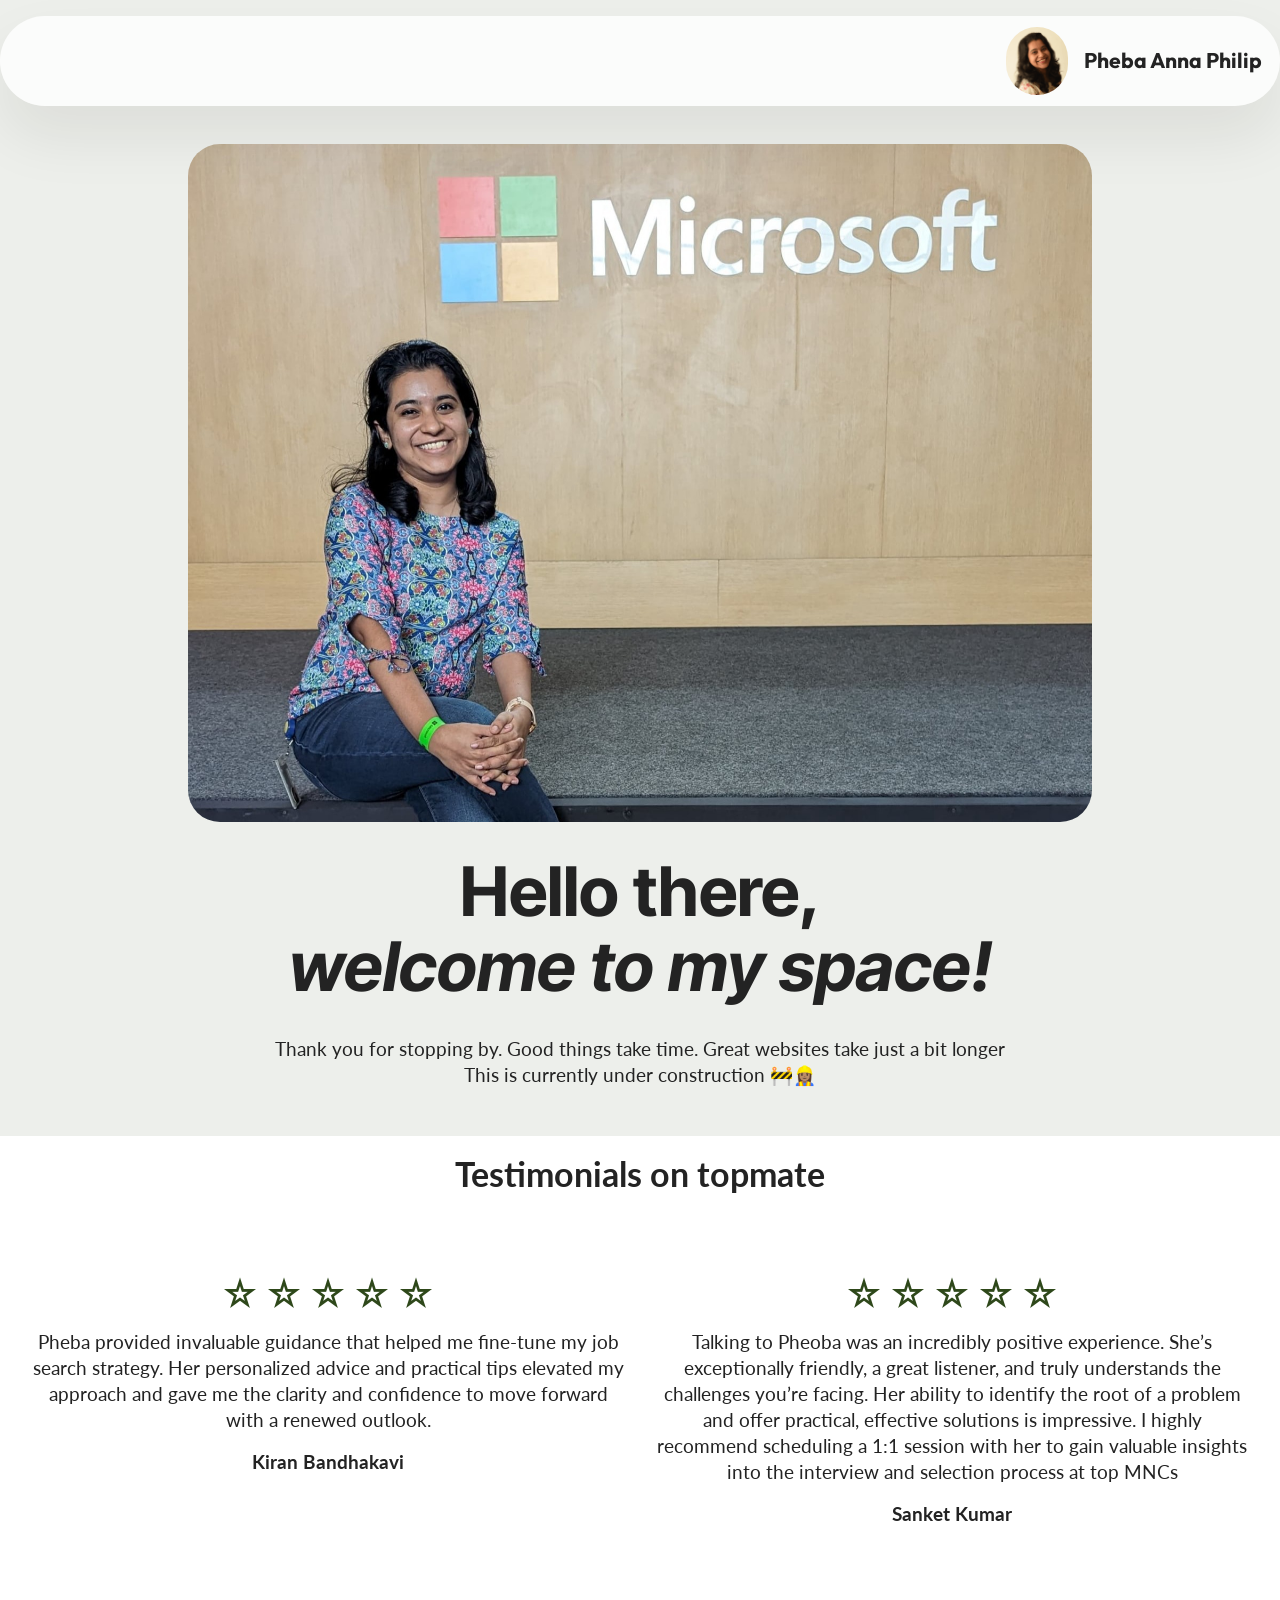
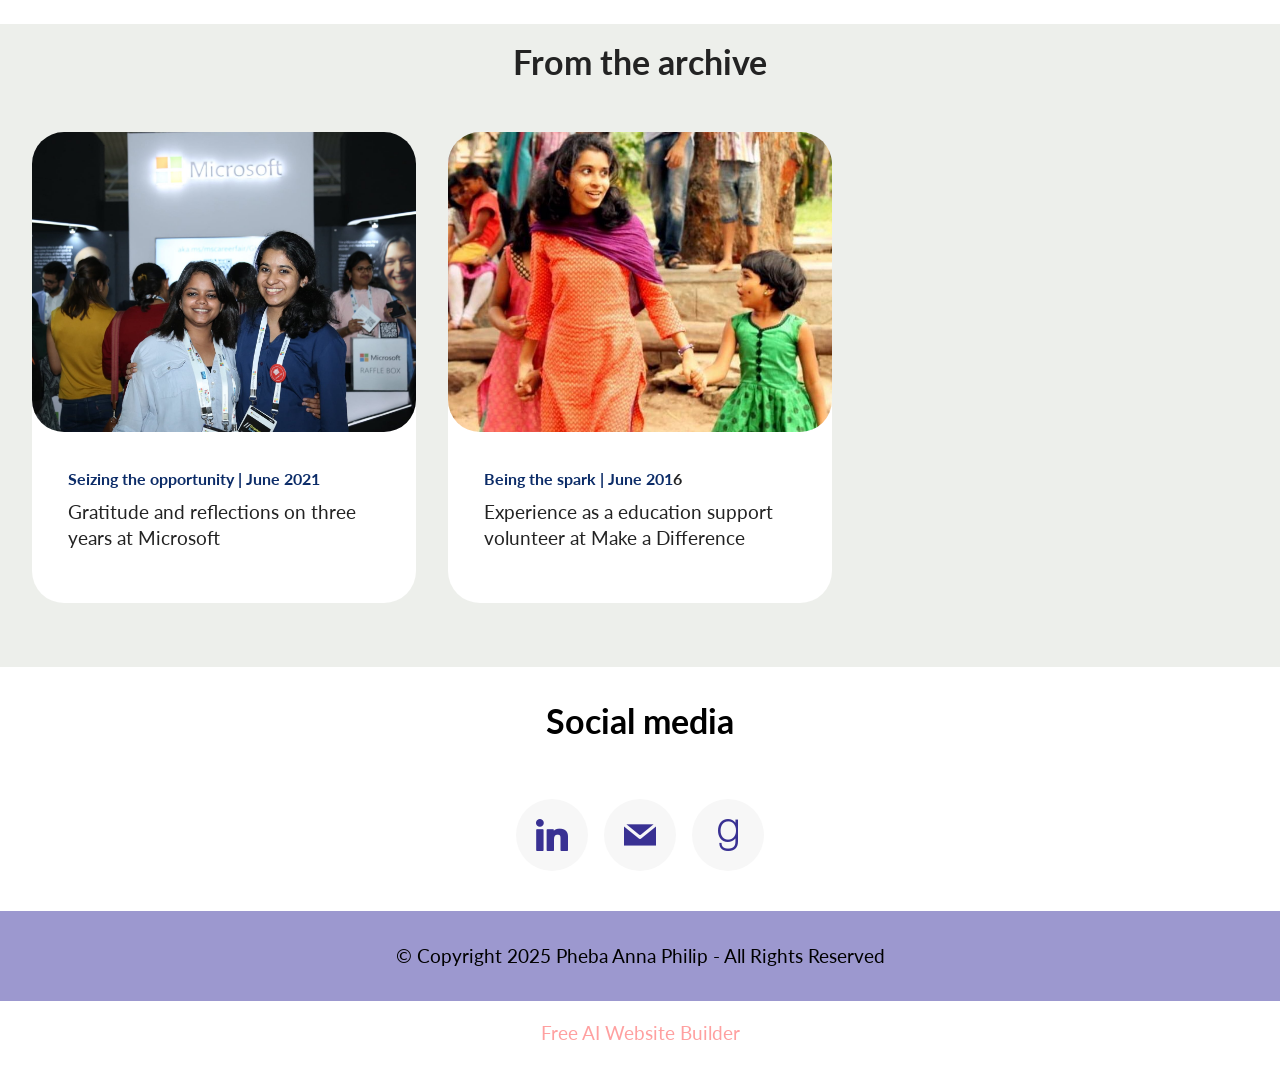
<file: index.html>
<!DOCTYPE html>
<html  >
<head>
  <!-- Site made with Mobirise Website Builder v6.0.1, https://mobirise.com -->
  <meta charset="UTF-8">
  <meta http-equiv="X-UA-Compatible" content="IE=edge">
  <meta name="generator" content="Mobirise v6.0.1, mobirise.com">
  <meta name="twitter:card" content="summary_large_image"/>
  <meta name="twitter:image:src" content="assets/images/index-meta.jpeg">
  <meta property="og:image" content="assets/images/index-meta.jpeg">
  <meta name="twitter:title" content="Pheba Anna Philip">
  <meta name="viewport" content="width=device-width, initial-scale=1, minimum-scale=1">
  <link rel="shortcut icon" href="assets/images/dsc-0066-crop.jpg-128x140-1.png" type="image/x-icon">
  <meta name="description" content="">
  
  
  <title>Pheba Anna Philip</title>
  <link rel="stylesheet" href="assets/web/assets/mobirise-icons2/mobirise2.css">
  <link rel="stylesheet" href="assets/bootstrap/css/bootstrap.min.css">
  <link rel="stylesheet" href="assets/bootstrap/css/bootstrap-grid.min.css">
  <link rel="stylesheet" href="assets/bootstrap/css/bootstrap-reboot.min.css">
  <link rel="stylesheet" href="assets/dropdown/css/style.css">
  <link rel="stylesheet" href="assets/socicon/css/styles.css">
  <link rel="stylesheet" href="assets/theme/css/style.css">
  <link rel="preload" href="https://fonts.googleapis.com/css?family=Inter+Tight:100,200,300,400,500,600,700,800,900,100i,200i,300i,400i,500i,600i,700i,800i,900i&display=swap" as="style" onload="this.onload=null;this.rel='stylesheet'">
  <noscript><link rel="stylesheet" href="https://fonts.googleapis.com/css?family=Inter+Tight:100,200,300,400,500,600,700,800,900,100i,200i,300i,400i,500i,600i,700i,800i,900i&display=swap"></noscript>
  <link rel="preload" href="https://fonts.googleapis.com/css?family=Lato:100,100i,300,300i,400,400i,700,700i,900,900i&display=swap" as="style" onload="this.onload=null;this.rel='stylesheet'">
  <noscript><link rel="stylesheet" href="https://fonts.googleapis.com/css?family=Lato:100,100i,300,300i,400,400i,700,700i,900,900i&display=swap"></noscript>
  <link rel="preload" href="https://fonts.googleapis.com/css?family=Outfit:100,200,300,400,500,600,700,800,900&display=swap" as="style" onload="this.onload=null;this.rel='stylesheet'">
  <noscript><link rel="stylesheet" href="https://fonts.googleapis.com/css?family=Outfit:100,200,300,400,500,600,700,800,900&display=swap"></noscript>
  <link rel="preload" as="style" href="assets/mobirise/css/mbr-additional.css?v=AOXxnn"><link rel="stylesheet" href="assets/mobirise/css/mbr-additional.css?v=AOXxnn" type="text/css">

  
  
  
</head>
<body>

<!-- Analytics -->
<!-- Google tag (gtag.js) -->
<script async src="https://www.googletagmanager.com/gtag/js?id=G-WVGGHFBKZ1"></script>
<script>
  window.dataLayer = window.dataLayer || [];
  function gtag(){dataLayer.push(arguments);}
  gtag('js', new Date());

  gtag('config', 'G-WVGGHFBKZ1');
</script>
<!-- /Analytics -->


  
  <section data-bs-version="5.1" class="menu menu5 cid-uMtifKSHC5" once="menu" id="menu05-u">
	

	<nav class="navbar navbar-dropdown navbar-expand-lg">
		<div class="container">
			<div class="navbar-brand">
				<span class="navbar-logo">
					<a href="https://mobiri.se">
						<img src="assets/images/dsc-0066-crop.jpg-128x140-1.png" alt="Mobirise Website Builder" style="height: 4.3rem;">
					</a>
				</span>
				<span class="navbar-caption-wrap"><a class="navbar-caption text-black text-primary display-4" href="index.html">Pheba Anna Philip</a></span>
			</div>
			
			
		</div>
	</nav>
</section>

<section data-bs-version="5.1" class="header12 cid-uMeQvwTZ75" id="header12-j">
  
  

  <div class="text-center container">
    <div class="row mb-4 justify-content-center">
      <div class="col-12 col-md-9">
        <img class="w-100" src="assets/images/whatsapp-image-2024-02-23-at-4.02.50-pm.jpeg-1-1696x3015.jpeg" alt="Mobirise Website Builder">
      </div>
    </div>
    <div class="row justify-content-center">
      <div class="col-md-12 content-head">
        <h1 class="mbr-section-title mbr-fonts-style mb-4 display-1">
          <strong>Hello there,</strong><br><strong><em>welcome to my space!</em></strong></h1>
        <p class="mbr-text mbr-fonts-style mb-4 display-7">Thank you for stopping by. Good things take time. Great websites take just a bit longer <br>This is currently under construction 🚧👷🏽‍♀️<br></p>
        
      </div>
    </div>
  </div>
</section>

<section data-bs-version="5.1" class="people02 cid-uN9fZoWZnH" id="people02-v">
	

	
	
	<div class="container">
		<div class="row mb-5 justify-content-center">
			<div class="col-12 content-head">
				<h3 class="mbr-section-title mbr-fonts-style align-center mb-4 display-2">
					<strong>Testimonials on topmate</strong></h3>
				
			</div>
		</div>
		<div class="row">
				<div class="item features-without-image col-12 col-md-6 col-lg-6 mb-5">
					<div class="item-wrapper">
						<div class="card-box align-center">
							<div class="iconfont-wrapper mb-3">
								<span class="mbr-iconfont mobi-mbri-star mobi-mbri"></span>
								<span class="mbr-iconfont mobi-mbri-star mobi-mbri"></span>
								<span class="mbr-iconfont mobi-mbri-star mobi-mbri"></span>
								<span class="mbr-iconfont mobi-mbri-star mobi-mbri"></span>
								<span class="mbr-iconfont mobi-mbri-star mobi-mbri"></span>
							</div>
							<h5 class="card-title mbr-fonts-style mb-3 display-7">Pheba provided invaluable guidance that helped me fine-tune my job search strategy. Her personalized advice and practical tips elevated my approach and gave me the clarity and confidence to move forward with a renewed outlook.</h5>
							<p class="card-text mbr-fonts-style mb-0 display-7"><strong>
								Kiran Bandhakavi</strong></p>
						</div>
					</div>
				</div>
				<div class="item features-without-image col-12 col-md-6 col-lg-6 mb-5">
					<div class="item-wrapper">
						<div class="card-box align-center">
							<div class="iconfont-wrapper mb-3">
								<span class="mbr-iconfont mobi-mbri-star mobi-mbri"></span>
								<span class="mbr-iconfont mobi-mbri-star mobi-mbri"></span>
								<span class="mbr-iconfont mobi-mbri-star mobi-mbri"></span>
								<span class="mbr-iconfont mobi-mbri-star mobi-mbri" style="color: rgb(46, 72, 26); fill: rgb(46, 72, 26);"></span>
								<span class="mbr-iconfont mobi-mbri-star mobi-mbri"></span>
							</div>
							<h5 class="card-title mbr-fonts-style mb-3 display-7">Talking to Pheoba was an incredibly positive experience. She’s exceptionally friendly, a great listener, and truly understands the challenges you’re facing. Her ability to identify the root of a problem and offer practical, effective solutions is impressive. I highly recommend scheduling a 1:1 session with her to gain valuable insights into the interview and selection process at top MNCs</h5>
							<p class="card-text mbr-fonts-style mb-0 display-7"><strong>
								Sanket Kumar
							</strong></p>
						</div>
					</div>
				</div>
				
			</div>
		<div class="row mt-0 mt-md-5">
			
		</div>
	</div>
</section>

<section data-bs-version="5.1" class="features6 start cid-uMtbGyJOHV" id="features06-r">
	
	
	<div class="container">
		<div class="row justify-content-center">
			<div class="col-12 content-head">
				<div class="mbr-section-head mb-5">
					<h4 class="mbr-section-title mbr-fonts-style align-center mb-0 display-2">
						<strong>From the archive</strong></h4>
					
					
				</div>
			</div>
		</div>
		<div class="row">
			
			
			<div class="item features-image col-12 col-md-6 col-lg-4 active">
				<div class="item-wrapper">
					<div class="item-img">
						<a href="threeyears.html"><img src="assets/images/4g8a3904.jpg-2136x1424.jpeg" alt="Pheba with Karthika"></a>
					</div>
					<div class="item-content">
						<h5 class="item-title mbr-fonts-style display-5">
							<a href="threeyears.html" class="text-success"><strong>Seizing the opportunity | June 2021</strong></a></h5>
						<p class="mbr-text mbr-fonts-style display-7">
							Gratitude and reflections on three years at Microsoft<br>
						</p>
						
					</div>
				</div>
			</div><div class="item features-image col-12 col-md-6 col-lg-4">
				<div class="item-wrapper">
					<div class="item-img">
						<a href="beingthespark.html"><img src="assets/images/lolmdlol-2.jpg-659x540.jpg" alt="Pheba with Karthika" data-slide-to="1" data-bs-slide-to="2"></a>
					</div>
					<div class="item-content">
						<h5 class="item-title mbr-fonts-style display-5"><a href="beingthespark.html" class="text-success" style="font-weight: bold;">Being the spark&nbsp;| June 201</a><strong>6</strong></h5>
						<p class="mbr-text mbr-fonts-style display-7">
							Experience as a education support volunteer at Make a Difference<br>
						</p>
						
					</div>
				</div>
			</div>
		</div>
	</div>
</section>

<section data-bs-version="5.1" class="social05 cid-uN9mgAvgcE" id="social05-10">
    

    

    <div class="container">
        <div class="row">
            <h3 class="mbr-section-title align-center mb-5 mbr-fonts-style display-2"><strong>Social media</strong></h3>
            <div class="col-12">
                <div class="social-row">
                    <div class="soc-item">
                        <a href="https://www.linkedin.com/in/pheba-anna-philip/" target="_blank">
                            <span class="mbr-iconfont socicon-linkedin socicon"></span>
                        </a>
                    </div>
                    <div class="soc-item">
                        <a href="mailto:phebaannaphilip@gmail.com">
                            <span class="mbr-iconfont socicon-mail socicon"></span>
                        </a>
                    </div>
                    <div class="soc-item">
                        <a href="https://www.goodreads.com/user/show/135963367-pheba-anna-philip" target="_blank">
                            <span class="mbr-iconfont socicon-goodreads socicon"></span>
                        </a>
                    </div>
                    
                    
                </div>
            </div>
        </div>
    </div>
</section>

<section data-bs-version="5.1" class="footer3 cid-uL4dVZ1S8g" once="footers" id="footer03-4">

        

    

    <div class="container">
        <div class="row">
            

            
            <div class="col-12 mt-4">
                <p class="mbr-fonts-style copyright display-7">
                    © Copyright 2025 Pheba Anna Philip - All Rights Reserved
                </p>
            </div>
        </div>
    </div>
</section><section class="display-7" style="padding: 0;align-items: center;justify-content: center;flex-wrap: wrap;    align-content: center;display: flex;position: relative;height: 4rem;"><a href="https://mobiri.se/" style="flex: 1 1;height: 4rem;position: absolute;width: 100%;z-index: 1;"><img alt="" style="height: 4rem;" src="[data-uri]"></a><p style="margin: 0;text-align: center;" class="display-7">&#8204;</p><a style="z-index:1" href="https://mobirise.com/builder/ai-website-builder.html">Free AI Website Builder</a></section><script src="assets/bootstrap/js/bootstrap.bundle.min.js"></script>  <script src="assets/smoothscroll/smooth-scroll.js"></script>  <script src="assets/ytplayer/index.js"></script>  <script src="assets/dropdown/js/navbar-dropdown.js"></script>  <script src="assets/theme/js/script.js"></script>  
  
  
</body>
</html>
</file>
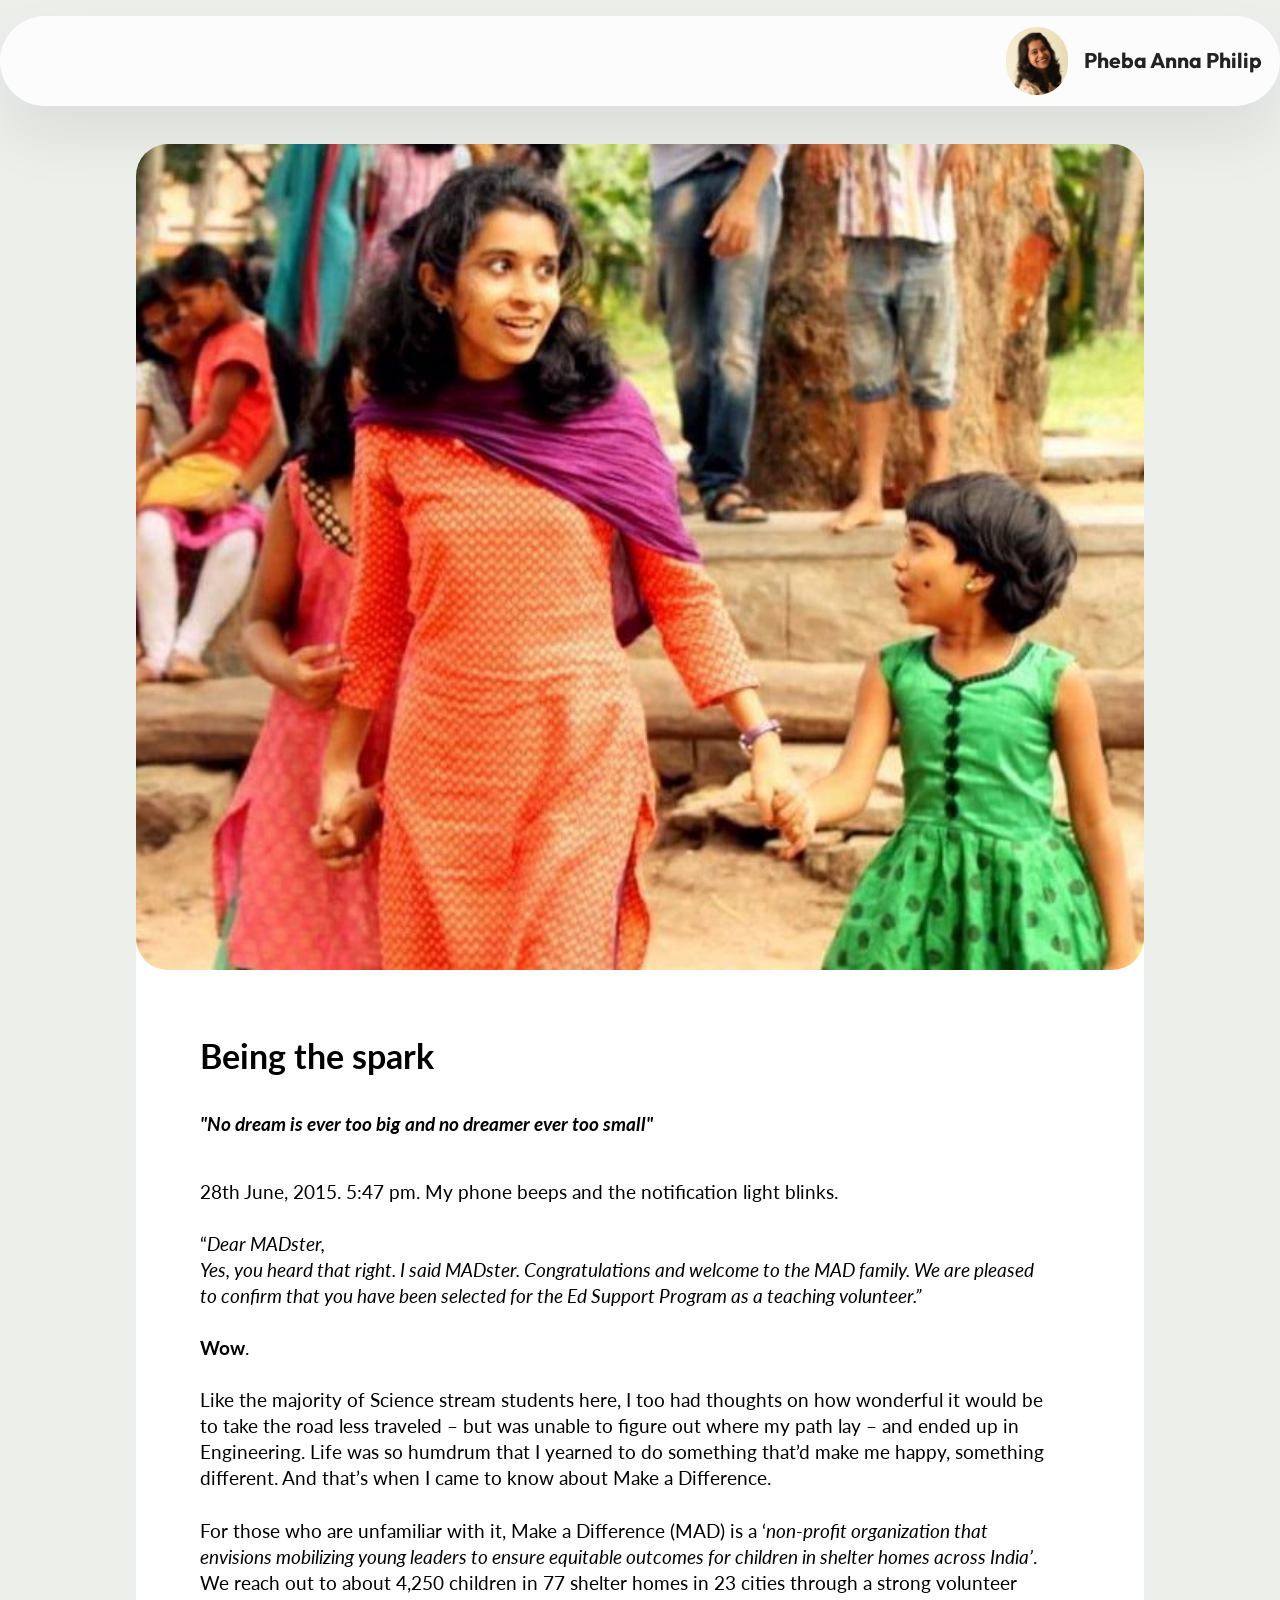
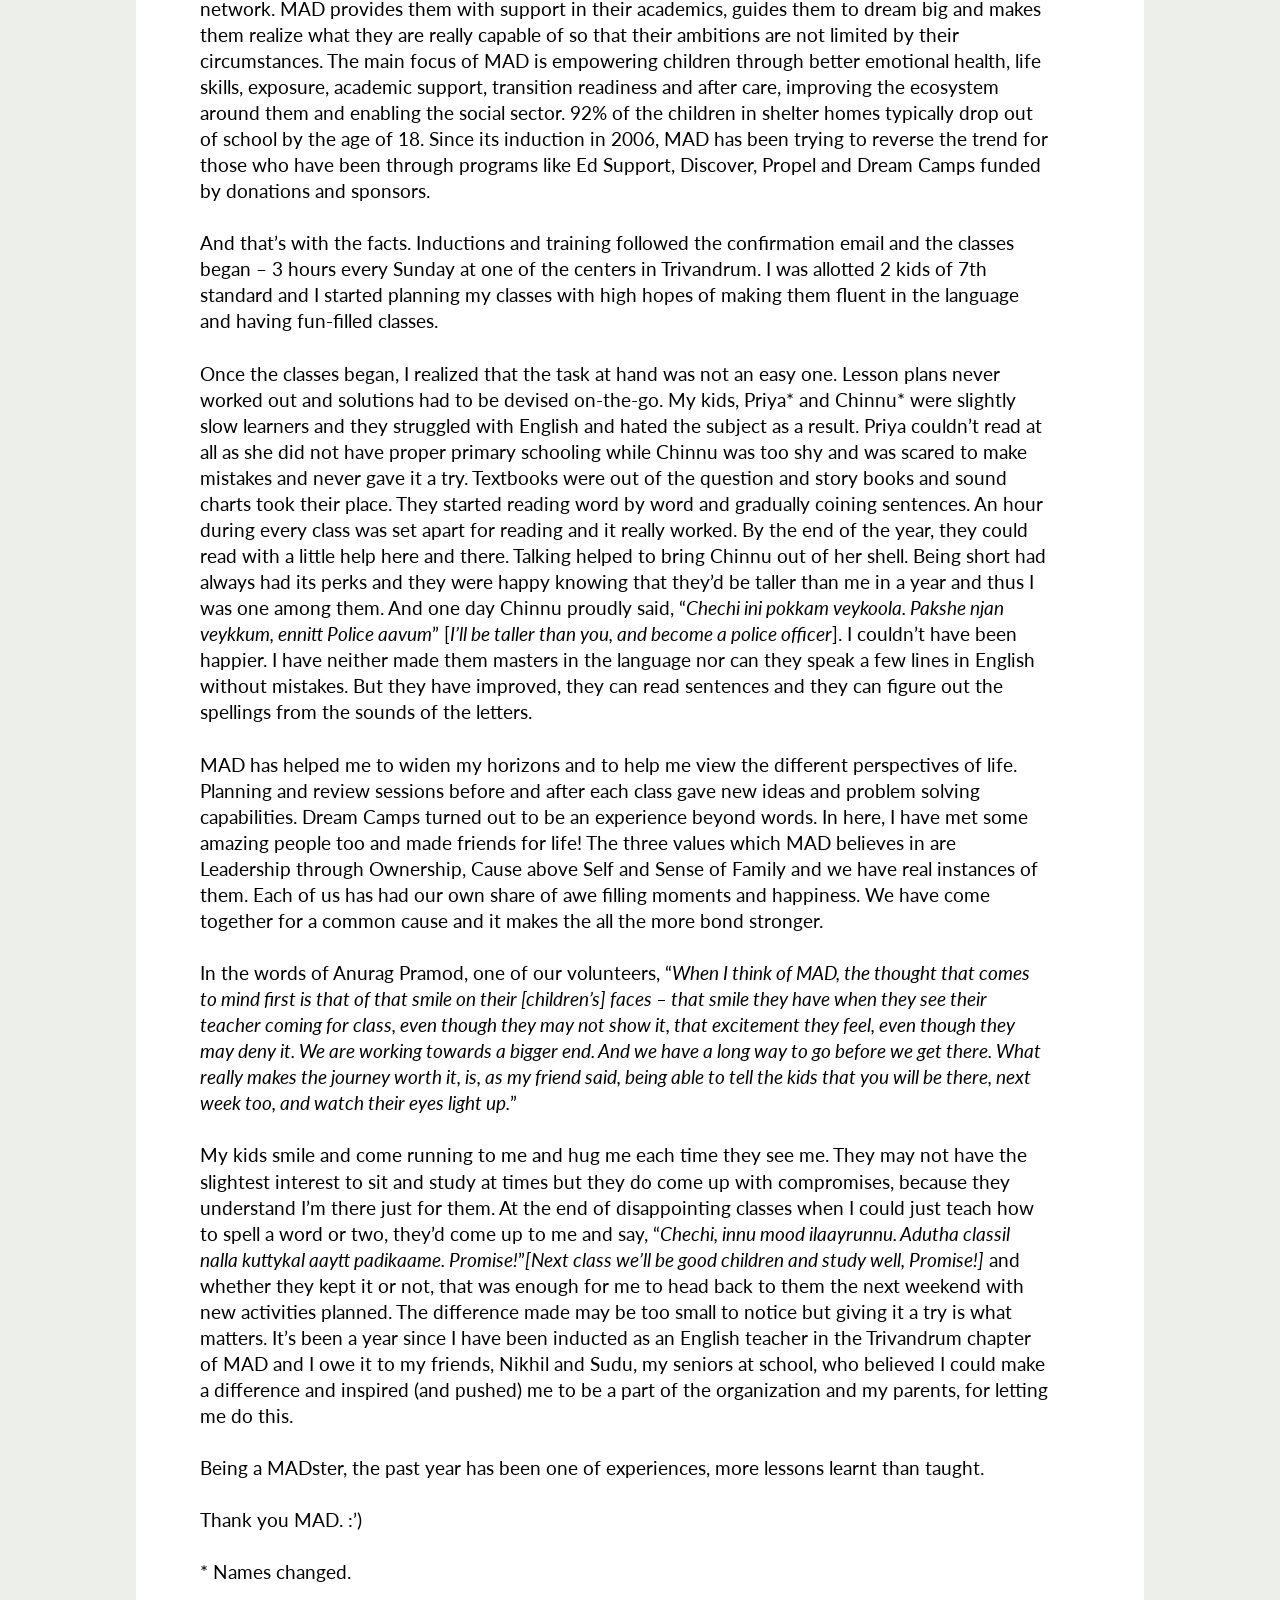
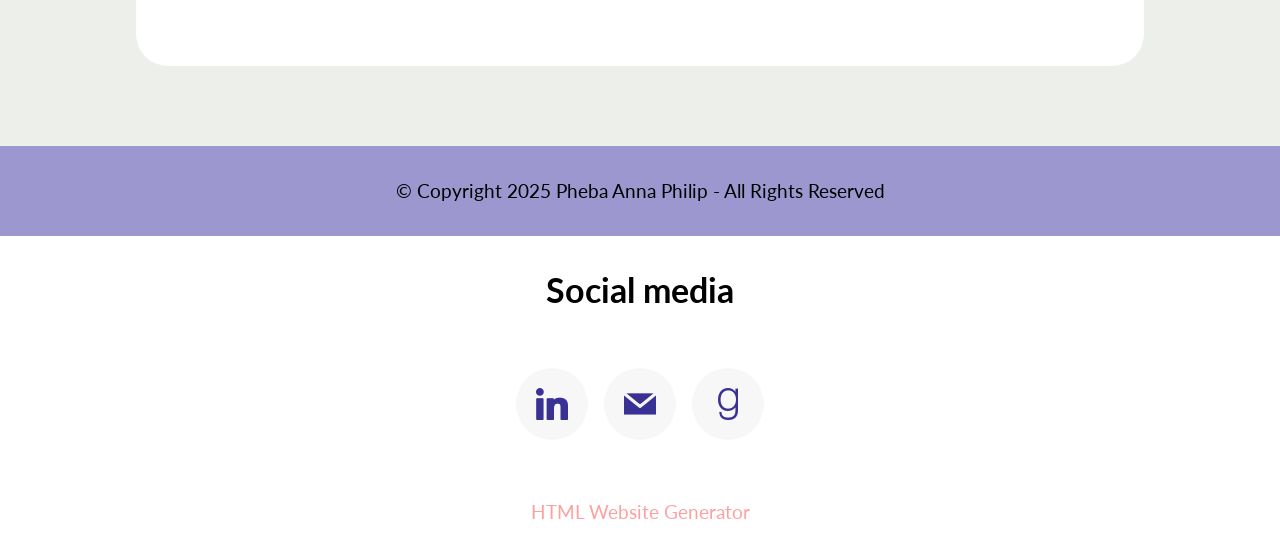
<file: beingthespark.html>
<!DOCTYPE html>
<html  >
<head>
  <!-- Site made with Mobirise Website Builder v6.0.1, https://mobirise.com -->
  <meta charset="UTF-8">
  <meta http-equiv="X-UA-Compatible" content="IE=edge">
  <meta name="generator" content="Mobirise v6.0.1, mobirise.com">
  <meta name="twitter:card" content="summary_large_image"/>
  <meta name="twitter:image:src" content="assets/images/beingthespark-meta.jpg">
  <meta property="og:image" content="assets/images/beingthespark-meta.jpg">
  <meta name="twitter:title" content="Being the spark | June 2016">
  <meta name="viewport" content="width=device-width, initial-scale=1, minimum-scale=1">
  <link rel="shortcut icon" href="assets/images/dsc-0066-crop.jpg-128x140-1.png" type="image/x-icon">
  <meta name="description" content="Experience as a teaching volunteer at Make a Difference organization.">
  
  
  <title>Being the spark | June 2016</title>
  <link rel="stylesheet" href="assets/bootstrap/css/bootstrap.min.css">
  <link rel="stylesheet" href="assets/bootstrap/css/bootstrap-grid.min.css">
  <link rel="stylesheet" href="assets/bootstrap/css/bootstrap-reboot.min.css">
  <link rel="stylesheet" href="assets/dropdown/css/style.css">
  <link rel="stylesheet" href="assets/socicon/css/styles.css">
  <link rel="stylesheet" href="assets/theme/css/style.css">
  <link rel="preload" href="https://fonts.googleapis.com/css?family=Inter+Tight:100,200,300,400,500,600,700,800,900,100i,200i,300i,400i,500i,600i,700i,800i,900i&display=swap" as="style" onload="this.onload=null;this.rel='stylesheet'">
  <noscript><link rel="stylesheet" href="https://fonts.googleapis.com/css?family=Inter+Tight:100,200,300,400,500,600,700,800,900,100i,200i,300i,400i,500i,600i,700i,800i,900i&display=swap"></noscript>
  <link rel="preload" href="https://fonts.googleapis.com/css?family=Lato:100,100i,300,300i,400,400i,700,700i,900,900i&display=swap" as="style" onload="this.onload=null;this.rel='stylesheet'">
  <noscript><link rel="stylesheet" href="https://fonts.googleapis.com/css?family=Lato:100,100i,300,300i,400,400i,700,700i,900,900i&display=swap"></noscript>
  <link rel="preload" href="https://fonts.googleapis.com/css?family=Outfit:100,200,300,400,500,600,700,800,900&display=swap" as="style" onload="this.onload=null;this.rel='stylesheet'">
  <noscript><link rel="stylesheet" href="https://fonts.googleapis.com/css?family=Outfit:100,200,300,400,500,600,700,800,900&display=swap"></noscript>
  <link rel="preload" as="style" href="assets/mobirise/css/mbr-additional.css?v=5nxRw2"><link rel="stylesheet" href="assets/mobirise/css/mbr-additional.css?v=5nxRw2" type="text/css">

  
  
  
</head>
<body>

<!-- Analytics -->
<!-- Google tag (gtag.js) -->
<script async src="https://www.googletagmanager.com/gtag/js?id=G-WVGGHFBKZ1"></script>
<script>
  window.dataLayer = window.dataLayer || [];
  function gtag(){dataLayer.push(arguments);}
  gtag('js', new Date());

  gtag('config', 'G-WVGGHFBKZ1');
</script>
<!-- /Analytics -->


  
  <section data-bs-version="5.1" class="menu menu5 cid-uMtifKSHC5" once="menu" id="menu05-u">
	

	<nav class="navbar navbar-dropdown navbar-expand-lg">
		<div class="container">
			<div class="navbar-brand">
				<span class="navbar-logo">
					<a href="https://mobiri.se">
						<img src="assets/images/dsc-0066-crop.jpg-128x140-1.png" alt="Mobirise Website Builder" style="height: 4.3rem;">
					</a>
				</span>
				<span class="navbar-caption-wrap"><a class="navbar-caption text-black text-primary display-4" href="index.html">Pheba Anna Philip</a></span>
			</div>
			
			
		</div>
	</nav>
</section>

<section data-bs-version="5.1" class="article8 cid-uMtepfJ6ec" id="article08-s">
  

  
  
  <div class="container">
    <div class="row justify-content-center">
      <div class="card col-md-12 col-lg-10">
        <div class="card-wrapper">
          <div class="image-wrapper d-flex justify-content-center mb-4">
            <img src="assets/images/lolmdlol-2.jpg-659x540.jpg" alt="Mobirise Website Builder">
          </div>
          <div class="card-content-text">
            <h3 class="card-title mbr-fonts-style mbr-white mt-3 mb-4 display-2"><strong>Being the spark</strong><strong><br></strong></h3>
          <div class="row card-box align-left">
            <div class="item features-without-image col-12">
              <div class="item-wrapper">
                <h4 class="mbr-section-subtitle mbr-fonts-style mb-3 display-7"><strong><em>"No dream is ever too big and no dreamer ever too small"</em></strong></h4>
                <p class="mbr-text mbr-fonts-style display-7"><br>28th June, 2015. 5:47 pm. My phone beeps and the notification light blinks.
<br>
<br>“<em>Dear MADster,<br>Yes, you heard that right. I said MADster. Congratulations and welcome to the MAD family. We are pleased to confirm that you have been selected for the Ed Support Program as a teaching volunteer.”
</em><br>
<br><strong>Wow</strong>.
<br>
<br>Like the majority of Science stream students here, I too had thoughts on how wonderful it would be to take the road less traveled – but was unable to figure out where my path lay – and ended up in Engineering. Life was so humdrum that I yearned to do something that’d make me happy, something different. And that’s when I came to know about Make a Difference.
<br>
<br>For those who are unfamiliar with it, Make a Difference (MAD) is a ‘<em>non-profit organization that envisions mobilizing young leaders to ensure equitable outcomes for children in shelter homes across India’</em>. We reach out to about 4,250 children in 77 shelter homes in 23 cities through a strong volunteer network. MAD provides them with support in their academics, guides them to dream big and makes them realize what they are really capable of so that their ambitions are not limited by their circumstances. The main focus of MAD is empowering children through better emotional health, life skills, exposure, academic support, transition readiness and after care, improving the ecosystem around them and enabling the social sector. 92% of the children in shelter homes typically drop out of school by the age of 18. Since its induction in 2006, MAD has been trying to reverse the trend for those who have been through programs like Ed Support, Discover, Propel and Dream Camps funded by donations and sponsors. 
<br>
<br>And that’s with the facts. Inductions and training followed the confirmation email and the classes began – 3 hours every Sunday at one of the centers in Trivandrum. I was allotted 2 kids of 7th standard and I started planning my classes with high hopes of making them fluent in the language and having fun-filled classes.
<br>
<br>Once the classes began, I realized that the task at hand was not an easy one. Lesson plans never worked out and solutions had to be devised on-the-go. My kids, Priya* and Chinnu* were slightly slow learners and they struggled with English and hated the subject as a result. Priya couldn’t read at all as she did not have proper primary schooling while Chinnu was too shy and was scared to make mistakes and never gave it a try. Textbooks were out of the question and story books and sound charts took their place. They started reading word by word and gradually coining sentences. An hour during every class was set apart for reading and it really worked. By the end of the year, they could read with a little help here and there. Talking helped to bring Chinnu out of her shell. Being short had always had its perks and they were happy knowing that they’d be taller than me in a year and thus I was one among them. And one day Chinnu proudly said, “<em>Chechi ini pokkam veykoola. Pakshe njan veykkum, ennitt Police aavum</em>” [<em>I’ll be taller than you, and become a police officer</em>]. I couldn’t have been happier. I have neither made them masters in the language nor can they speak a few lines in English without mistakes. But they have improved, they can read sentences and they can figure out the spellings from the sounds of the letters.
<br><br>MAD has helped me to widen my horizons and to help me view the different perspectives of life. Planning and review sessions before and after each class gave new ideas and problem solving capabilities. Dream Camps turned out to be an experience beyond words. In here, I have met some amazing people too and made friends for life! The three values which MAD believes in are Leadership through Ownership, Cause above Self and Sense of Family and we have real instances of them. Each of us has had our own share of awe filling moments and happiness. We have come together for a common cause and it makes the all the more bond stronger.
<br>
<br>In the words of Anurag Pramod, one of our volunteers, “<em>When I think of MAD, the thought that comes to mind first is that of that smile on their [children’s] faces – that smile they have when they see their teacher coming for class, even though they may not show it, that excitement they feel, even though they may deny it. We are working towards a bigger end. And we have a long way to go before we get there. What really makes the journey worth it, is, as my friend said, being able to tell the kids that you will be there, next week too, and watch their eyes light up.</em>”
<br>
<br>My kids smile and come running to me and hug me each time they see me. They may not have the slightest interest to sit and study at times but they do come up with compromises, because they understand I’m there just for them. At the end of disappointing classes when I could just teach how to spell a word or two, they’d come up to me and say, “<em>Chechi, innu mood ilaayrunnu. Adutha classil nalla kuttykal aaytt padikaame. Promise!</em>”<em>[Next class we’ll be good children and study well, Promise!]</em> and whether they kept it or not, that was enough for me to head back to them the next weekend with new activities planned. The difference made may be too small to notice but giving it a try is what matters. It’s been a year since I have been inducted as an English teacher in the Trivandrum chapter of MAD and I owe it to my friends, Nikhil and Sudu, my seniors at school, who believed I could make a difference and inspired (and pushed) me to be a part of the organization and my parents, for letting me do this.
<br>
<br>Being a MADster, the past year has been one of experiences, more lessons learnt than taught.
<br>
<br>Thank you MAD. :’)
<br>
<br>* Names changed.<br></p>
              </div>
            </div>
            
            

            
          </div>
          </div>
        </div>
      </div>
    </div>
  </div>
</section>

<section data-bs-version="5.1" class="footer3 cid-uMtepg0mcK" once="footers" id="footer03-t">

        

    

    <div class="container">
        <div class="row">
            

            
            <div class="col-12 mt-4">
                <p class="mbr-fonts-style copyright display-7">
                    © Copyright 2025 Pheba Anna Philip - All Rights Reserved
                </p>
            </div>
        </div>
    </div>
</section>

<section data-bs-version="5.1" class="social05 cid-uN9mgAvgcE" id="social05-10">
    

    

    <div class="container">
        <div class="row">
            <h3 class="mbr-section-title align-center mb-5 mbr-fonts-style display-2"><strong>Social media</strong></h3>
            <div class="col-12">
                <div class="social-row">
                    <div class="soc-item">
                        <a href="https://www.linkedin.com/in/pheba-anna-philip/" target="_blank">
                            <span class="mbr-iconfont socicon-linkedin socicon"></span>
                        </a>
                    </div>
                    <div class="soc-item">
                        <a href="mailto:phebaannaphilip@gmail.com">
                            <span class="mbr-iconfont socicon-mail socicon"></span>
                        </a>
                    </div>
                    <div class="soc-item">
                        <a href="https://www.goodreads.com/user/show/135963367-pheba-anna-philip" target="_blank">
                            <span class="mbr-iconfont socicon-goodreads socicon"></span>
                        </a>
                    </div>
                    
                    
                </div>
            </div>
        </div>
    </div>
</section><section class="display-7" style="padding: 0;align-items: center;justify-content: center;flex-wrap: wrap;    align-content: center;display: flex;position: relative;height: 4rem;"><a href="https://mobiri.se/" style="flex: 1 1;height: 4rem;position: absolute;width: 100%;z-index: 1;"><img alt="" style="height: 4rem;" src="[data-uri]"></a><p style="margin: 0;text-align: center;" class="display-7">&#8204;</p><a style="z-index:1" href="https://mobirise.com/html-builder.html">HTML Website Generator</a></section><script src="assets/bootstrap/js/bootstrap.bundle.min.js"></script>  <script src="assets/smoothscroll/smooth-scroll.js"></script>  <script src="assets/ytplayer/index.js"></script>  <script src="assets/dropdown/js/navbar-dropdown.js"></script>  <script src="assets/theme/js/script.js"></script>  
  
  
</body>
</html>
</file>
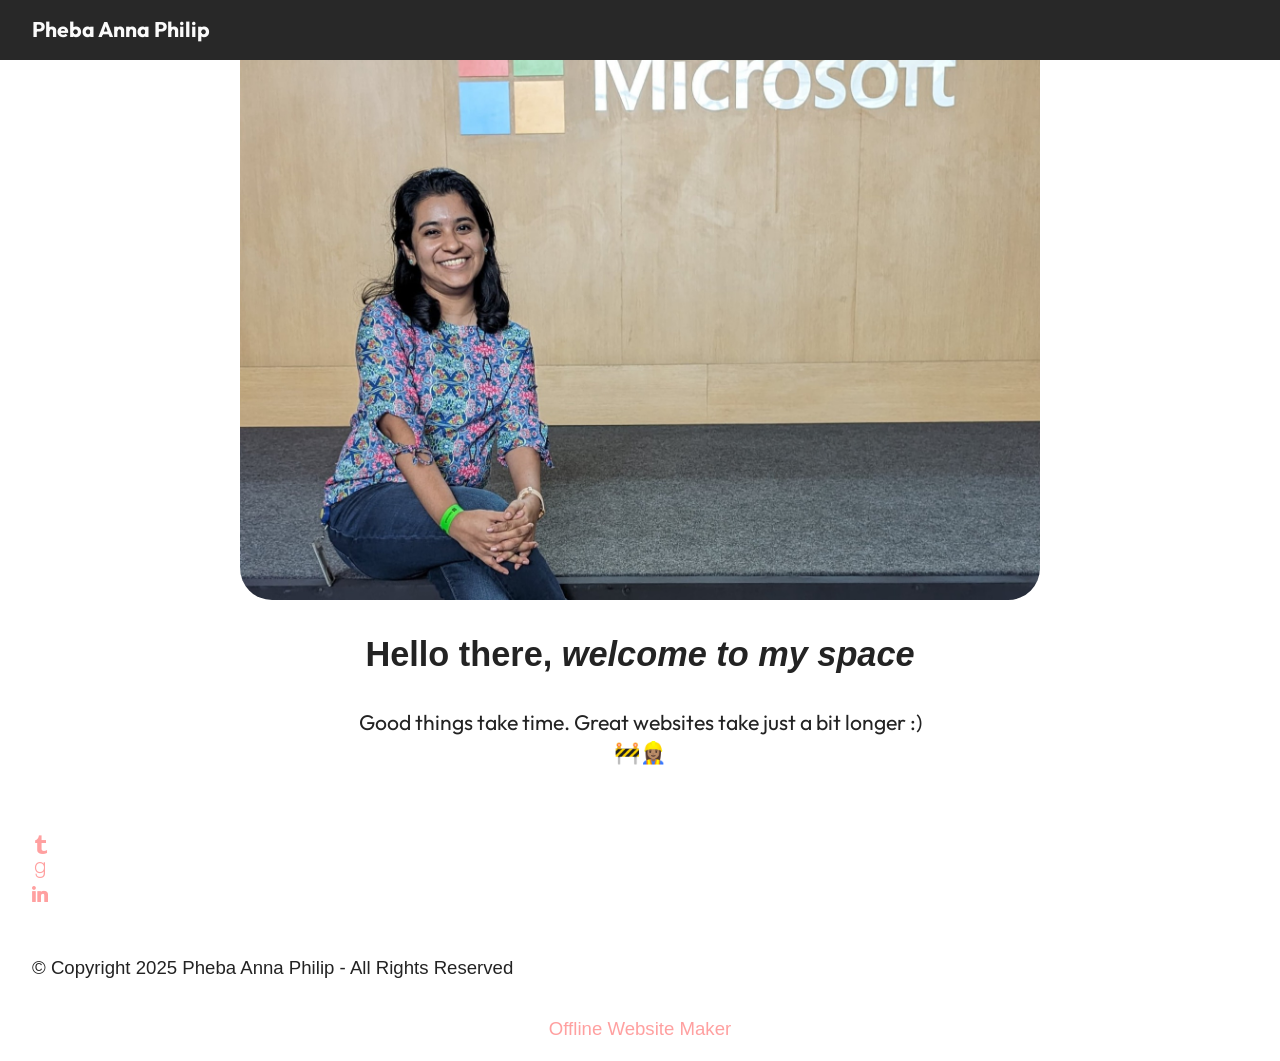
<file: ind.html>
<!DOCTYPE html>
<html  >
<head>
  <!-- Site made with Mobirise Website Builder v6.0.1, https://mobirise.com -->
  <meta charset="UTF-8">
  <meta http-equiv="X-UA-Compatible" content="IE=edge">
  <meta name="generator" content="Mobirise v6.0.1, mobirise.com">
  <meta name="twitter:card" content="summary_large_image"/>
  <meta name="twitter:image:src" content="assets/images/ind-meta.jpg">
  <meta property="og:image" content="assets/images/ind-meta.jpg">
  <meta name="twitter:title" content="Pheba - Home Page">
  <meta name="viewport" content="width=device-width, initial-scale=1, minimum-scale=1">
  <link rel="shortcut icon" href="assets/images/dsc-0066-crop.jpg-128x140-1.png" type="image/x-icon">
  <meta name="description" content="It's brewing">
  
  
  <title>Pheba - Home Page</title>
  <link rel="stylesheet" href="assets/web/assets/mobirise-icons2/mobirise2.css">
  <link rel="stylesheet" href="assets/bootstrap/css/bootstrap.min.css">
  <link rel="stylesheet" href="assets/bootstrap/css/bootstrap-grid.min.css">
  <link rel="stylesheet" href="assets/bootstrap/css/bootstrap-reboot.min.css">
  <link rel="stylesheet" href="assets/dropdown/css/style.css">
  <link rel="stylesheet" href="assets/socicon/css/styles.css">
  <link rel="stylesheet" href="assets/theme/css/style.css">
  <link rel="preload" href="https://fonts.googleapis.com/css?family=Inter+Tight:100,200,300,400,500,600,700,800,900,100i,200i,300i,400i,500i,600i,700i,800i,900i&display=swap" as="style" onload="this.onload=null;this.rel='stylesheet'">
  <noscript><link rel="stylesheet" href="https://fonts.googleapis.com/css?family=Inter+Tight:100,200,300,400,500,600,700,800,900,100i,200i,300i,400i,500i,600i,700i,800i,900i&display=swap"></noscript>
  <link rel="preload" href="https://fonts.googleapis.com/css?family=Outfit:100,200,300,400,500,600,700,800,900&display=swap" as="style" onload="this.onload=null;this.rel='stylesheet'">
  <noscript><link rel="stylesheet" href="https://fonts.googleapis.com/css?family=Outfit:100,200,300,400,500,600,700,800,900&display=swap"></noscript>
  <link rel="preload" as="style" href="assets/mobirise/css/mbr-additional.css?v=cqGcqy"><link rel="stylesheet" href="assets/mobirise/css/mbr-additional.css?v=cqGcqy" type="text/css">

  
  
  
</head>
<body>

<!-- Analytics -->
<!-- Google tag (gtag.js) -->
<script async src="https://www.googletagmanager.com/gtag/js?id=G-WVGGHFBKZ1"></script>
<script>
  window.dataLayer = window.dataLayer || [];
  function gtag(){dataLayer.push(arguments);}
  gtag('js', new Date());

  gtag('config', 'G-WVGGHFBKZ1');
</script>
<!-- /Analytics -->


  
  <section data-bs-version="5.1" class="menu menu1 cid-uMeL7IyF4E" once="menu" id="menu01-f">
	

	<nav class="navbar navbar-dropdown navbar-expand-lg">
		<div class="container">
			<div class="navbar-brand">
				
				<span class="navbar-caption-wrap"><a class="navbar-caption text-white text-primary display-4" href="index.html">Pheba Anna Philip</a></span>
			</div>
			
			
		</div>
	</nav>
</section>

<section data-bs-version="5.1" class="header12 cid-uMeL7GRbQk" id="header12-b">
  
  

  <div class="text-center container">
    <div class="row mb-4 justify-content-center">
      <div class="col-12 col-md-8">
        <img class="w-100" src="assets/images/whatsapp-image-2024-02-23-at-4.02.50-pm.jpeg-1696x3015.jpeg" alt="Mobirise Website Builder">
      </div>
    </div>
    <div class="row justify-content-center">
      <div class="col-md-12 content-head">
        <h1 class="mbr-section-title mbr-fonts-style mb-4 display-2"><strong>Hello there,<em> welcome to my space</em></strong></h1>
        <p class="mbr-text mbr-fonts-style mb-4 display-4">Good things take time. Great websites take just a bit longer :)<br>🚧👷🏽‍♀️</p>
        
      </div>
    </div>
  </div>
</section>

<section data-bs-version="5.1" class="footer3 cid-uMeL7IZtOE" once="footers" id="footer03-g">

        

    

    <div class="container">
        <div class="row">
            

            <div class="col-12 mt-4">
                <div class="social-row">
                    <div class="soc-item">
                        <a href="https://topmate.io/pheba_anna_philip" target="_blank">
                            <span class="mbr-iconfont display-7 socicon-tumblr socicon"></span>
                        </a>
                    </div>
                    <div class="soc-item">
                        <a href="https://www.goodreads.com/user/show/135963367-pheba-anna-philip" target="_blank">
                            <span class="mbr-iconfont socicon-goodreads socicon"></span>
                        </a>
                    </div>
                    <div class="soc-item">
                        <a href="https://www.linkedin.com/in/pheba-anna-philip/" target="_blank">
                            <span class="mbr-iconfont socicon-linkedin socicon"></span>
                        </a>
                    </div>
                    
                    
                </div>
            </div>
            <div class="col-12 mt-5">
                <p class="mbr-fonts-style copyright display-7">
                    © Copyright 2025 Pheba Anna Philip - All Rights Reserved
                </p>
            </div>
        </div>
    </div>
</section><section class="display-7" style="padding: 0;align-items: center;justify-content: center;flex-wrap: wrap;    align-content: center;display: flex;position: relative;height: 4rem;"><a href="https://mobiri.se/" style="flex: 1 1;height: 4rem;position: absolute;width: 100%;z-index: 1;"><img alt="" style="height: 4rem;" src="[data-uri]"></a><p style="margin: 0;text-align: center;" class="display-7">&#8204;</p><a style="z-index:1" href="https://mobirise.com/offline-website-builder.html">Offline Website Maker</a></section><script src="assets/bootstrap/js/bootstrap.bundle.min.js"></script>  <script src="assets/smoothscroll/smooth-scroll.js"></script>  <script src="assets/ytplayer/index.js"></script>  <script src="assets/dropdown/js/navbar-dropdown.js"></script>  <script src="assets/theme/js/script.js"></script>  
  
  
</body>
</html>
</file>
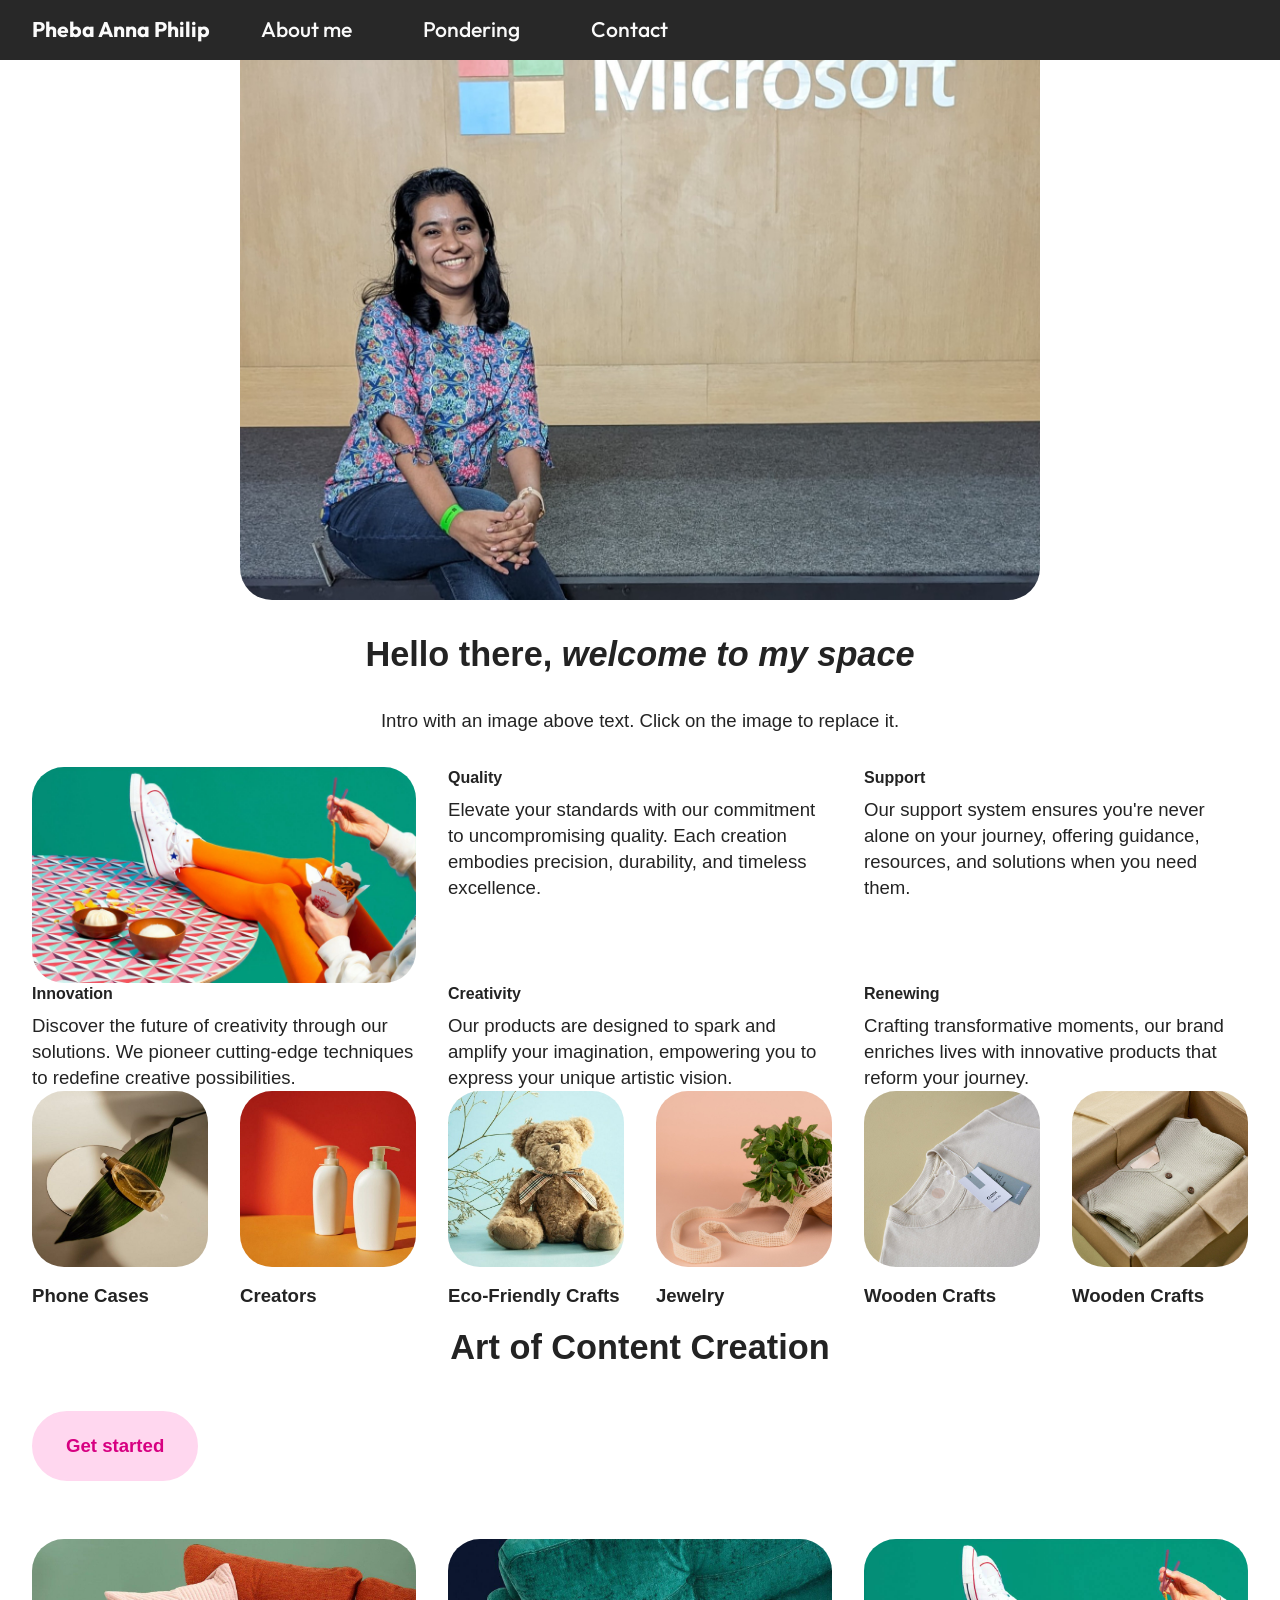
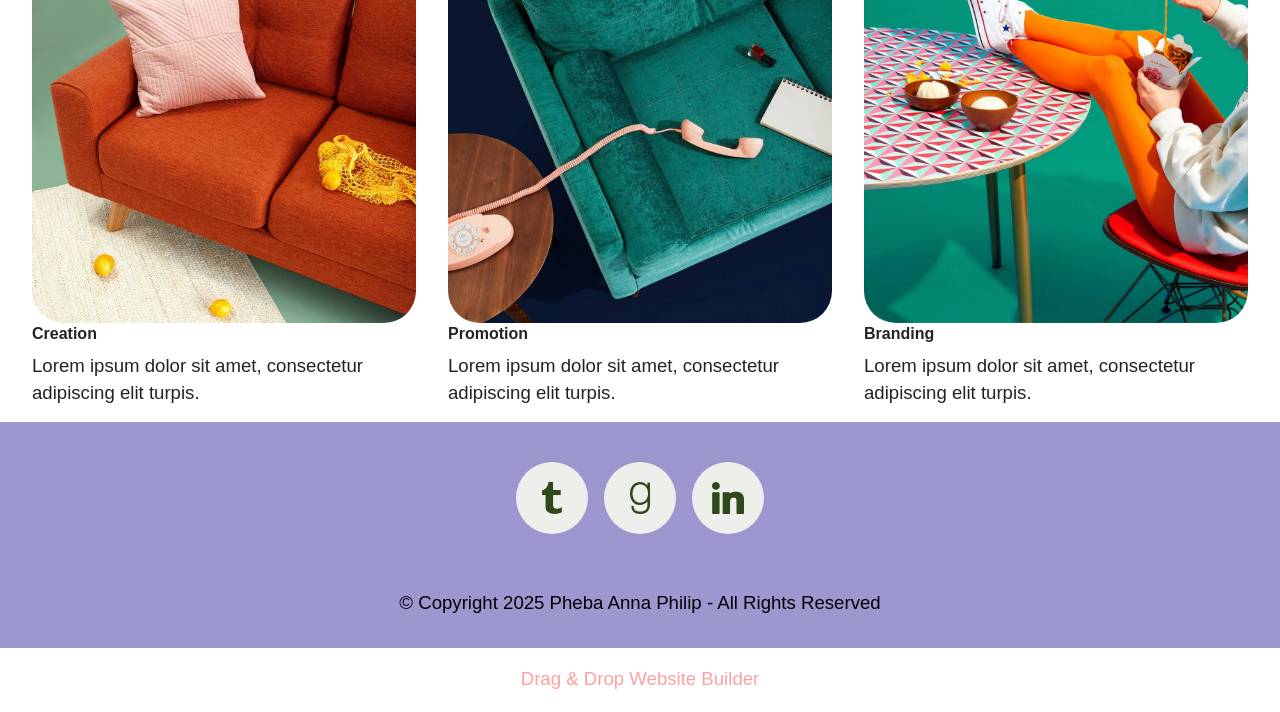
<file: page1.html>
<!DOCTYPE html>
<html  >
<head>
  <!-- Site made with Mobirise Website Builder v6.0.1, https://mobirise.com -->
  <meta charset="UTF-8">
  <meta http-equiv="X-UA-Compatible" content="IE=edge">
  <meta name="generator" content="Mobirise v6.0.1, mobirise.com">
  <meta name="viewport" content="width=device-width, initial-scale=1, minimum-scale=1">
  <link rel="shortcut icon" href="assets/images/dsc-0066-crop.jpg-128x140-1.png" type="image/x-icon">
  <meta name="description" content="">
  
  
  <title>Home Page</title>
  <link rel="stylesheet" href="assets/web/assets/mobirise-icons2/mobirise2.css">
  <link rel="stylesheet" href="assets/bootstrap/css/bootstrap.min.css">
  <link rel="stylesheet" href="assets/bootstrap/css/bootstrap-grid.min.css">
  <link rel="stylesheet" href="assets/bootstrap/css/bootstrap-reboot.min.css">
  <link rel="stylesheet" href="assets/dropdown/css/style.css">
  <link rel="stylesheet" href="assets/socicon/css/styles.css">
  <link rel="stylesheet" href="assets/theme/css/style.css">
  <link rel="preload" href="https://fonts.googleapis.com/css?family=Inter+Tight:100,200,300,400,500,600,700,800,900,100i,200i,300i,400i,500i,600i,700i,800i,900i&display=swap" as="style" onload="this.onload=null;this.rel='stylesheet'">
  <noscript><link rel="stylesheet" href="https://fonts.googleapis.com/css?family=Inter+Tight:100,200,300,400,500,600,700,800,900,100i,200i,300i,400i,500i,600i,700i,800i,900i&display=swap"></noscript>
  <link rel="preload" href="https://fonts.googleapis.com/css?family=Outfit:100,200,300,400,500,600,700,800,900&display=swap" as="style" onload="this.onload=null;this.rel='stylesheet'">
  <noscript><link rel="stylesheet" href="https://fonts.googleapis.com/css?family=Outfit:100,200,300,400,500,600,700,800,900&display=swap"></noscript>
  <link rel="preload" as="style" href="assets/mobirise/css/mbr-additional.css?v=hWQSNh"><link rel="stylesheet" href="assets/mobirise/css/mbr-additional.css?v=hWQSNh" type="text/css">

  
  
  
</head>
<body>

<!-- Analytics -->
<!-- Google tag (gtag.js) -->
<script async src="https://www.googletagmanager.com/gtag/js?id=G-WVGGHFBKZ1"></script>
<script>
  window.dataLayer = window.dataLayer || [];
  function gtag(){dataLayer.push(arguments);}
  gtag('js', new Date());

  gtag('config', 'G-WVGGHFBKZ1');
</script>
<!-- /Analytics -->


  
  <section data-bs-version="5.1" class="menu menu1 cid-uKV3PJsLuw" once="menu" id="menu01-5">
	

	<nav class="navbar navbar-dropdown navbar-expand-lg">
		<div class="container">
			<div class="navbar-brand">
				
				<span class="navbar-caption-wrap"><a class="navbar-caption text-white text-primary display-4" href="index.html">Pheba Anna Philip</a></span>
			</div>
			<button class="navbar-toggler" type="button" data-toggle="collapse" data-bs-toggle="collapse" data-target="#navbarSupportedContent" data-bs-target="#navbarSupportedContent" aria-controls="navbarNavAltMarkup" aria-expanded="false" aria-label="Toggle navigation">
				<div class="hamburger">
					<span></span>
					<span></span>
					<span></span>
					<span></span>
				</div>
			</button>
			<div class="collapse navbar-collapse" id="navbarSupportedContent">
				<ul class="navbar-nav nav-dropdown nav-right" data-app-modern-menu="true"><li class="nav-item">
						<a class="nav-link link text-white display-4" href="https://mobiri.se">About me</a>
					</li>
					<li class="nav-item">
						<a class="nav-link link text-white display-4" href="https://mobiri.se" aria-expanded="false">Pondering</a>
					</li>
					<li class="nav-item">
						<a class="nav-link link text-white display-4" href="https://mobiri.se">Contact</a>
					</li></ul>
				
				
			</div>
		</div>
	</nav>
</section>

<section data-bs-version="5.1" class="header12 cid-uMeIO8ZNni" id="header12-7">
  
  

  <div class="text-center container">
    <div class="row mb-4 justify-content-center">
      <div class="col-12 col-md-8">
        <img class="w-100" src="assets/images/whatsapp-image-2024-02-23-at-4.02.50-pm.jpeg-1696x3015.jpeg" alt="Mobirise Website Builder">
      </div>
    </div>
    <div class="row justify-content-center">
      <div class="col-md-12 content-head">
        <h1 class="mbr-section-title mbr-fonts-style mb-4 display-2"><strong>Hello there,<em> welcome to my space</em></strong></h1>
        <p class="mbr-text mbr-fonts-style mb-4 display-7">
          Intro with an image above text. Click on the image to replace it.
        </p>
        
      </div>
    </div>
  </div>
</section>

<section data-bs-version="5.1" class="features036 cid-uMeKTgz4SY" id="features036-a">
	

	
	

	<div class="container">
		


		<div class="row justify-content-center">
			<div class="item features-without-image col-12 col-md-12 col-lg-4 item-mb active">
				<div class="item-wrapper image-wrapper">
					<img class="w-100" src="assets/images/11.jpg" alt="Mobirise Website Builder" data-slide-to="0" data-bs-slide-to="0">
				</div>
			</div>

			<div class="item features-without-image col-12 col-md-12 col-lg-4 item-mb">
				<div class="item-wrapper">
					<div class="align-left item-content">
						
						<h5 class="card-title mbr-fonts-style display-5">
							<strong>Quality</strong>
						</h5>
						<p class="card-text mbr-fonts-style display-7">
							Elevate your standards with our commitment to uncompromising quality. Each creation embodies precision, durability, and timeless excellence.
						</p>
						
					</div>

				</div>
			</div>
			<div class="item features-without-image col-12 col-md-12 col-lg-4 item-mb">
				<div class="item-wrapper">
					<div class=" align-left item-content">
						
						<h5 class="card-title mbr-fonts-style display-5">
							<strong>Support</strong>
						</h5>
						<p class="card-text mbr-fonts-style display-7">
							Our support system ensures you're never alone on your journey, offering guidance, resources,
							and solutions when you need them.</p>
						
					</div>

				</div>
			</div>
			<div class="item features-without-image col-12 col-md-12 col-lg-4 item-mb">
				<div class="item-wrapper">
					<div class="align-left item-content">
						
						<h5 class="card-title mbr-fonts-style display-5">
							<strong>Innovation</strong>
						</h5>
						<p class="card-text mbr-fonts-style display-7">
							Discover the future of creativity through our solutions. We pioneer cutting-edge techniques
							to redefine creative possibilities.</p>
						
					</div>

				</div>
			</div>
			<div class="item features-without-image col-12 col-md-12 col-lg-4 item-mb">
				<div class="item-wrapper">
					<div class="align-left item-content">
						
						<h5 class="card-title mbr-fonts-style display-5">
							<strong>Creativity</strong>
						</h5>
						<p class="card-text mbr-fonts-style display-7">
							Our products are designed to spark and amplify your imagination, empowering you to express
							your unique artistic vision.</p>
						
					</div>

				</div>
			</div>
			<div class="item features-without-image col-12 col-md-12 col-lg-4 item-mb">
				<div class="item-wrapper">
					<div class="align-left item-content">
						
						<h5 class="card-title mbr-fonts-style display-5">
							<strong>Renewing</strong>
						</h5>
						<p class="card-text mbr-fonts-style display-7">
							Crafting transformative moments, our brand enriches lives with innovative products that
							reform your journey.</p>
						
					</div>

				</div>
			</div>
		</div>
	</div>
</section>

<section data-bs-version="5.1" class="features13 start cid-uMeKPq2qEl" id="features013-9">
    

<div class="container-fluid">
  <div class="row justify-content-center">
    <div class="col-12 content-head">
      
    </div>
  </div>
  <div class="row mbr-section-content">
    <div class="item features-image col-6 col-md-4 col-lg-2">
      <div class="item-wrapper">
        <div class="item-img">
          <img src="assets/images/shop1.jpg" alt="Mobirise Website Builder" title="" data-slide-to="0" data-bs-slide-to="0">
        </div>
        <div class="item-content align-left mt-3">
          <h5 class="item-title mbr-fonts-style mb-3 display-7">
            <strong>Phone Cases</strong>
          </h5>
          
          
        </div>
        
      </div>
    </div>
    <div class="item features-image col-6 col-md-4 col-lg-2">
      <div class="item-wrapper">
        <div class="item-img">
          <img src="assets/images/shop2.jpg" alt="Mobirise Website Builder" title="" data-slide-to="1" data-bs-slide-to="1">
        </div>
        <div class="item-content align-left mt-3">
          <h5 class="item-title mbr-fonts-style mb-3 display-7">
            <strong>Creators</strong>
          </h5>
          
          
        </div>
        
      </div>
    </div>
    <div class="item features-image col-6 col-md-4 col-lg-2">
      <div class="item-wrapper">
        <div class="item-img">
          <img src="assets/images/shop3.jpg" alt="Mobirise Website Builder" title="" data-slide-to="2" data-bs-slide-to="2">
        </div>
        <div class="item-content align-left mt-3">
          <h5 class="item-title mbr-fonts-style mb-3 display-7">
            <strong>Eco-Friendly Crafts</strong>
          </h5>
          
          
        </div>
        
      </div>
    </div>
    <div class="item features-image col-6 col-md-4 col-lg-2">
      <div class="item-wrapper">
        <div class="item-img">
          <img src="assets/images/shop4.jpg" alt="Mobirise Website Builder" title="" data-slide-to="3" data-bs-slide-to="3">
        </div>
        <div class="item-content align-left mt-3">
          <h5 class="item-title mbr-fonts-style mb-3 display-7">
            <strong>Jewelry</strong>
          </h5>
          
          
        </div>
        
      </div>
    </div>
    <div class="item features-image col-6 col-md-4 col-lg-2">
      <div class="item-wrapper">
        <div class="item-img">
          <img src="assets/images/shop5.jpg" alt="Mobirise Website Builder" title="" data-slide-to="4" data-bs-slide-to="4">
        </div>
        <div class="item-content align-left mt-3">
          <h5 class="item-title mbr-fonts-style mb-3 display-7">
            <strong>Wooden Crafts</strong>
          </h5>
          
          
        </div>
        
      </div>
    </div>
    <div class="item features-image col-6 col-md-4 col-lg-2">
      <div class="item-wrapper">
        <div class="item-img">
          <img src="assets/images/shop6.jpg" alt="Mobirise Website Builder" title="" data-slide-to="5" data-bs-slide-to="5">
        </div>
        <div class="item-content align-left mt-3">
          <h5 class="item-title mbr-fonts-style mb-3 display-7">
            <strong>Wooden Crafts</strong>
          </h5>
          
          
        </div>
        
      </div>
    </div>

  </div>
</div>
</section>

<section data-bs-version="5.1" class="features6 start cid-uMeKNsAhgv" id="features06-8">
	
	
	<div class="container">
		<div class="row justify-content-center">
			<div class="col-12 content-head">
				<div class="mbr-section-head mb-5">
					<h4 class="mbr-section-title mbr-fonts-style align-center mb-0 display-2">
						<strong>Art of Content Creation</strong>
					</h4>
					
					<div class="mbr-section-btn item-footer mt-4">
						<a href="" class="btn item-btn btn-secondary display-7">Get started</a>
					</div>
				</div>
			</div>
		</div>
		<div class="row">
			<div class="item features-image col-12 col-md-6 col-lg-4">
				<div class="item-wrapper">
					<div class="item-img">
						<img src="assets/images/gallery01.jpg" alt="Mobirise Website Builder">
					</div>
					<div class="item-content">
						<h5 class="item-title mbr-fonts-style display-5">
							<strong>Creation</strong>
						</h5>
						<p class="mbr-text mbr-fonts-style display-7">
							Lorem ipsum dolor sit amet, consectetur adipiscing elit turpis.
						</p>
						
					</div>
				</div>
			</div>
			<div class="item features-image col-12 col-md-6 col-lg-4">
				<div class="item-wrapper">
					<div class="item-img">
						<img src="assets/images/gallery02.jpg" alt="Mobirise Website Builder">
					</div>
					<div class="item-content">
						<h5 class="item-title mbr-fonts-style display-5">
							<strong>Promotion</strong>
						</h5>
						<p class="mbr-text mbr-fonts-style display-7">
							Lorem ipsum dolor sit amet, consectetur adipiscing elit turpis.
						</p>
						
					</div>
				</div>
			</div>
			<div class="item features-image col-12 col-md-6 col-lg-4">
				<div class="item-wrapper">
					<div class="item-img">
						<img src="assets/images/gallery04.jpg" alt="Mobirise Website Builder">
					</div>
					<div class="item-content">
						<h5 class="item-title mbr-fonts-style display-5">
							<strong>Branding</strong>
						</h5>
						<p class="mbr-text mbr-fonts-style display-7">
							Lorem ipsum dolor sit amet, consectetur adipiscing elit turpis.<br>
						</p>
						
					</div>
				</div>
			</div>
		</div>
	</div>
</section>

<section data-bs-version="5.1" class="footer3 cid-uL4dVZ1S8g" once="footers" id="footer03-6">

        

    

    <div class="container">
        <div class="row">
            

            <div class="col-12 mt-4">
                <div class="social-row">
                    <div class="soc-item">
                        <a href="https://topmate.io/pheba_anna_philip" target="_blank">
                            <span class="mbr-iconfont display-7 socicon-tumblr socicon"></span>
                        </a>
                    </div>
                    <div class="soc-item">
                        <a href="https://www.goodreads.com/user/show/135963367-pheba-anna-philip" target="_blank">
                            <span class="mbr-iconfont socicon-goodreads socicon"></span>
                        </a>
                    </div>
                    <div class="soc-item">
                        <a href="https://www.linkedin.com/in/pheba-anna-philip/" target="_blank">
                            <span class="mbr-iconfont socicon-linkedin socicon"></span>
                        </a>
                    </div>
                    
                    
                </div>
            </div>
            <div class="col-12 mt-5">
                <p class="mbr-fonts-style copyright display-7">
                    © Copyright 2025 Pheba Anna Philip - All Rights Reserved
                </p>
            </div>
        </div>
    </div>
</section><section class="display-7" style="padding: 0;align-items: center;justify-content: center;flex-wrap: wrap;    align-content: center;display: flex;position: relative;height: 4rem;"><a href="https://mobiri.se/" style="flex: 1 1;height: 4rem;position: absolute;width: 100%;z-index: 1;"><img alt="" style="height: 4rem;" src="[data-uri]"></a><p style="margin: 0;text-align: center;" class="display-7">&#8204;</p><a style="z-index:1" href="https://mobirise.com/drag-drop-website-builder.html">Drag & Drop Website Builder</a></section><script src="assets/bootstrap/js/bootstrap.bundle.min.js"></script>  <script src="assets/smoothscroll/smooth-scroll.js"></script>  <script src="assets/ytplayer/index.js"></script>  <script src="assets/dropdown/js/navbar-dropdown.js"></script>  <script src="assets/theme/js/script.js"></script>  
  
  
</body>
</html>
</file>
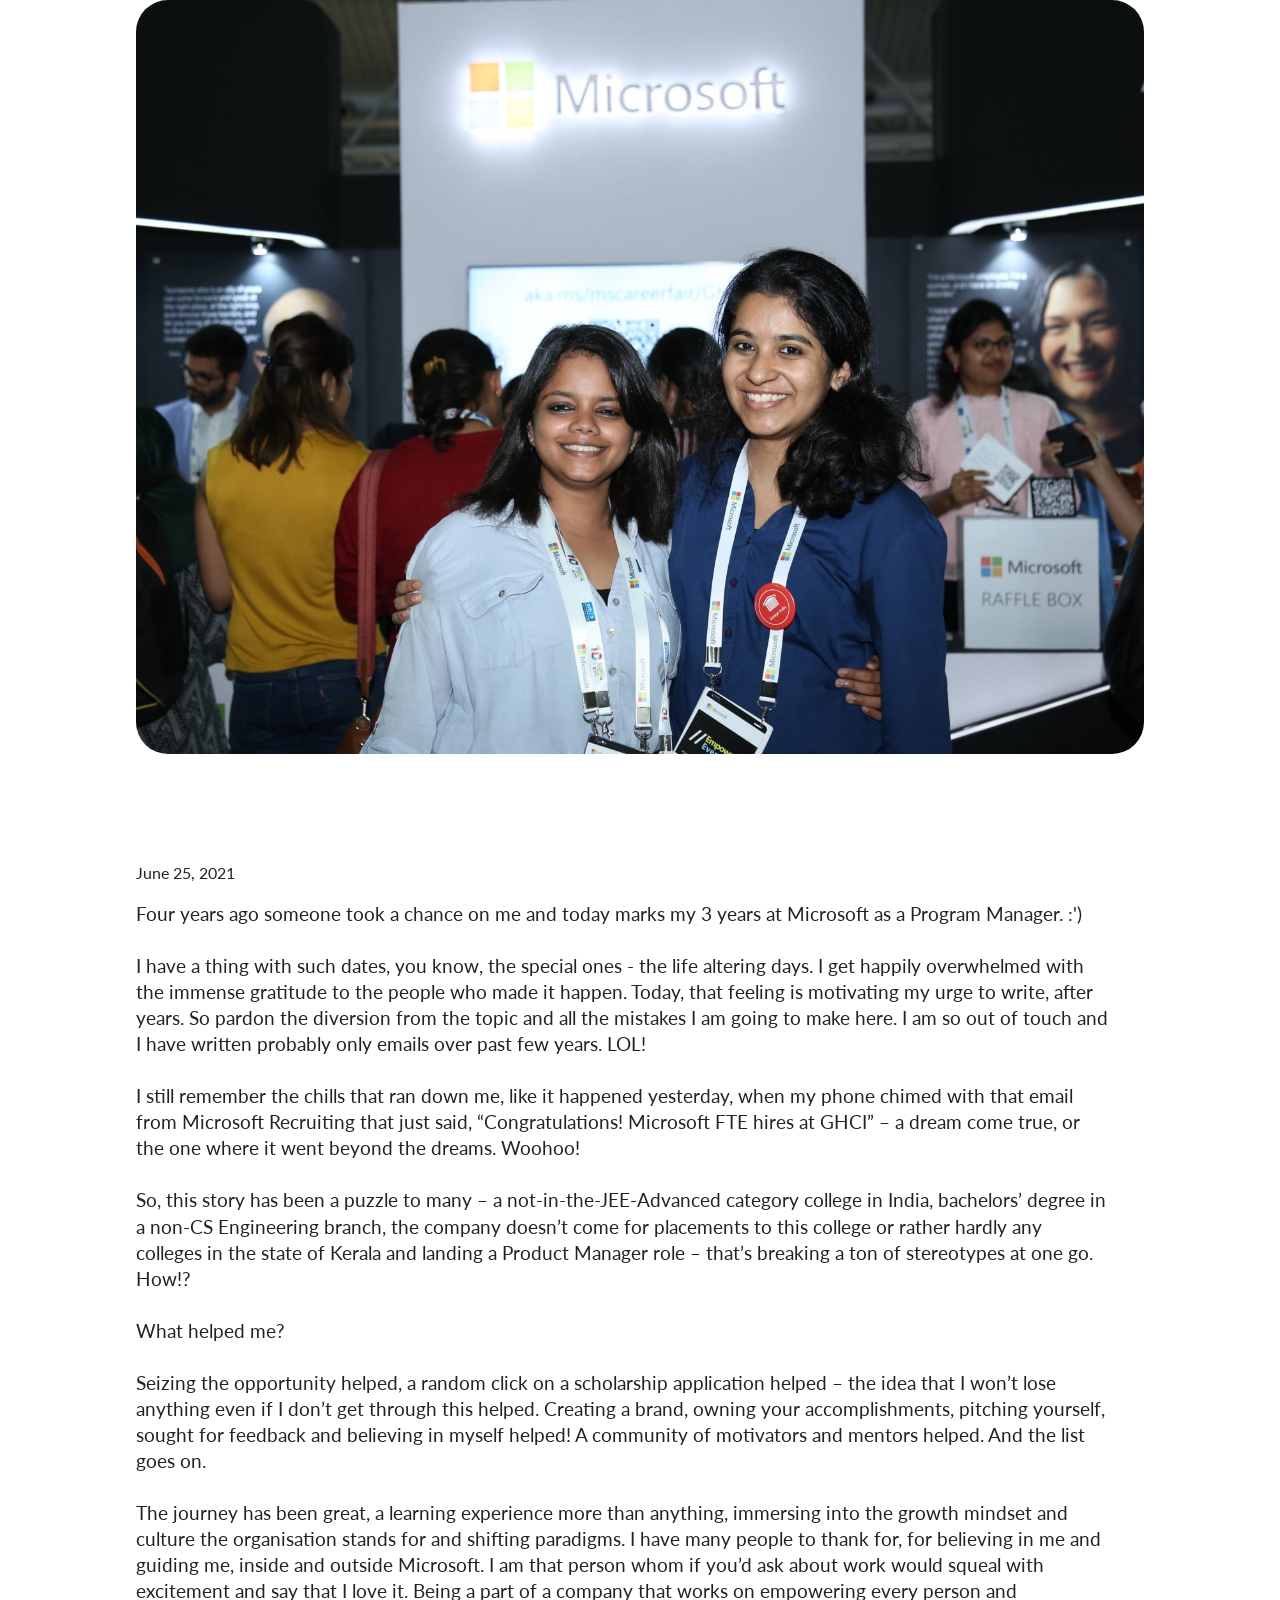
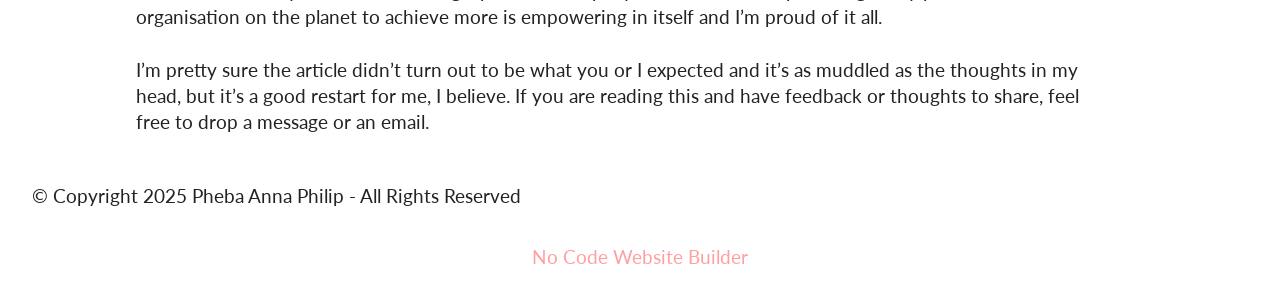
<file: page2.html>
<!DOCTYPE html>
<html  >
<head>
  <!-- Site made with Mobirise Website Builder v6.0.1, https://mobirise.com -->
  <meta charset="UTF-8">
  <meta http-equiv="X-UA-Compatible" content="IE=edge">
  <meta name="generator" content="Mobirise v6.0.1, mobirise.com">
  <meta name="viewport" content="width=device-width, initial-scale=1, minimum-scale=1">
  <link rel="shortcut icon" href="assets/images/dsc-0066-crop.jpg-128x140-1.png" type="image/x-icon">
  <meta name="description" content="">
  
  
  <title>Page 2</title>
  <link rel="stylesheet" href="assets/bootstrap/css/bootstrap.min.css">
  <link rel="stylesheet" href="assets/bootstrap/css/bootstrap-grid.min.css">
  <link rel="stylesheet" href="assets/bootstrap/css/bootstrap-reboot.min.css">
  <link rel="stylesheet" href="assets/socicon/css/styles.css">
  <link rel="stylesheet" href="assets/theme/css/style.css">
  <link rel="preload" href="https://fonts.googleapis.com/css?family=Inter+Tight:100,200,300,400,500,600,700,800,900,100i,200i,300i,400i,500i,600i,700i,800i,900i&display=swap" as="style" onload="this.onload=null;this.rel='stylesheet'">
  <noscript><link rel="stylesheet" href="https://fonts.googleapis.com/css?family=Inter+Tight:100,200,300,400,500,600,700,800,900,100i,200i,300i,400i,500i,600i,700i,800i,900i&display=swap"></noscript>
  <link rel="preload" href="https://fonts.googleapis.com/css?family=Lato:100,100i,300,300i,400,400i,700,700i,900,900i&display=swap" as="style" onload="this.onload=null;this.rel='stylesheet'">
  <noscript><link rel="stylesheet" href="https://fonts.googleapis.com/css?family=Lato:100,100i,300,300i,400,400i,700,700i,900,900i&display=swap"></noscript>
  <link rel="preload" href="https://fonts.googleapis.com/css?family=Outfit:100,200,300,400,500,600,700,800,900&display=swap" as="style" onload="this.onload=null;this.rel='stylesheet'">
  <noscript><link rel="stylesheet" href="https://fonts.googleapis.com/css?family=Outfit:100,200,300,400,500,600,700,800,900&display=swap"></noscript>
  <link rel="preload" as="style" href="assets/mobirise/css/mbr-additional.css?v=t0RTtT"><link rel="stylesheet" href="assets/mobirise/css/mbr-additional.css?v=t0RTtT" type="text/css">

  
  
  
</head>
<body>

<!-- Analytics -->
<!-- Google tag (gtag.js) -->
<script async src="https://www.googletagmanager.com/gtag/js?id=G-WVGGHFBKZ1"></script>
<script>
  window.dataLayer = window.dataLayer || [];
  function gtag(){dataLayer.push(arguments);}
  gtag('js', new Date());

  gtag('config', 'G-WVGGHFBKZ1');
</script>
<!-- /Analytics -->


  
  <section data-bs-version="5.1" class="article8 cid-uMeX0bwGe7" id="article08-p">
  

  
  
  <div class="container">
    <div class="row justify-content-center">
      <div class="card col-md-12 col-lg-10">
        <div class="card-wrapper">
          <div class="image-wrapper d-flex justify-content-center mb-4">
            <img src="assets/images/4g8a3904.jpg-2136x1424.jpeg" alt="Mobirise Website Builder">
          </div>
          <div class="card-content-text">
            <h3 class="card-title mbr-fonts-style mbr-white mt-3 mb-4 display-2">
            <strong>Gratitude and reflections</strong></h3>
          <div class="row card-box align-left">
            <div class="item features-without-image col-12">
              <div class="item-wrapper">
                <h4 class="mbr-section-subtitle mbr-fonts-style mb-3 display-5">June 25, 2021</h4>
                <p class="mbr-text mbr-fonts-style display-7">Four years ago someone took a chance on me and today marks my 3 years at Microsoft as a Program Manager. :')
<br>
<br>I have a thing with such dates, you know, the special ones - the life altering days. I get happily overwhelmed with the immense gratitude to the people who made it happen. Today, that feeling is motivating my urge to write, after years. So pardon the diversion from the topic and all the mistakes I am going to make here. I am so out of touch and I have written probably only emails over past few years. LOL! 
<br>
<br>I still remember the chills that ran down me, like it happened yesterday, when my phone chimed with that email from Microsoft Recruiting that just said, “Congratulations! Microsoft FTE hires at GHCI” – a dream come true, or the one where it went beyond the dreams. Woohoo!
<br>
<br>So, this story has been a puzzle to many – a not-in-the-JEE-Advanced category college in India, bachelors’ degree in a non-CS Engineering branch, the company doesn’t come for placements to this college or rather hardly any colleges in the state of Kerala and landing a Product Manager role – that’s breaking a ton of stereotypes at one go. How!?
<br>
<br>What helped me?
<br>
<br>Seizing the opportunity helped, a random click on a scholarship application helped – the idea that I won’t lose anything even if I don’t get through this helped. Creating a brand, owning your accomplishments, pitching yourself, sought for feedback and believing in myself helped! A community of motivators and mentors helped. And the list goes on. 
<br>
<br>The journey has been great, a learning experience more than anything, immersing into the growth mindset and culture the organisation stands for and shifting paradigms. I have many people to thank for, for believing in me and guiding me, inside and outside Microsoft. I am that person whom if you’d ask about work would squeal with excitement and say that I love it. Being a part of a company that works on empowering every person and organisation on the planet to achieve more is empowering in itself and I’m proud of it all.
<br>
<br>I’m pretty sure the article didn’t turn out to be what you or I expected and it’s as muddled as the thoughts in my head, but it’s a good restart for me, I believe. If you are reading this and have feedback or thoughts to share, feel free to drop a message or an email.</p>
              </div>
            </div>
            
            

            
          </div>
          </div>
        </div>
      </div>
    </div>
  </div>
</section>

<section data-bs-version="5.1" class="footer3 cid-uMeX0bVR5J" once="footers" id="footer03-q">

        

    

    <div class="container">
        <div class="row">
            

            
            <div class="col-12 mt-4">
                <p class="mbr-fonts-style copyright display-7">
                    © Copyright 2025 Pheba Anna Philip - All Rights Reserved
                </p>
            </div>
        </div>
    </div>
</section><section class="display-7" style="padding: 0;align-items: center;justify-content: center;flex-wrap: wrap;    align-content: center;display: flex;position: relative;height: 4rem;"><a href="https://mobiri.se/" style="flex: 1 1;height: 4rem;position: absolute;width: 100%;z-index: 1;"><img alt="" style="height: 4rem;" src="[data-uri]"></a><p style="margin: 0;text-align: center;" class="display-7">&#8204;</p><a style="z-index:1" href="https://mobirise.com/builder/no-code-website-builder.html">No Code Website Builder</a></section><script src="assets/bootstrap/js/bootstrap.bundle.min.js"></script>  <script src="assets/smoothscroll/smooth-scroll.js"></script>  <script src="assets/ytplayer/index.js"></script>  <script src="assets/theme/js/script.js"></script>  
  
  
</body>
</html>
</file>
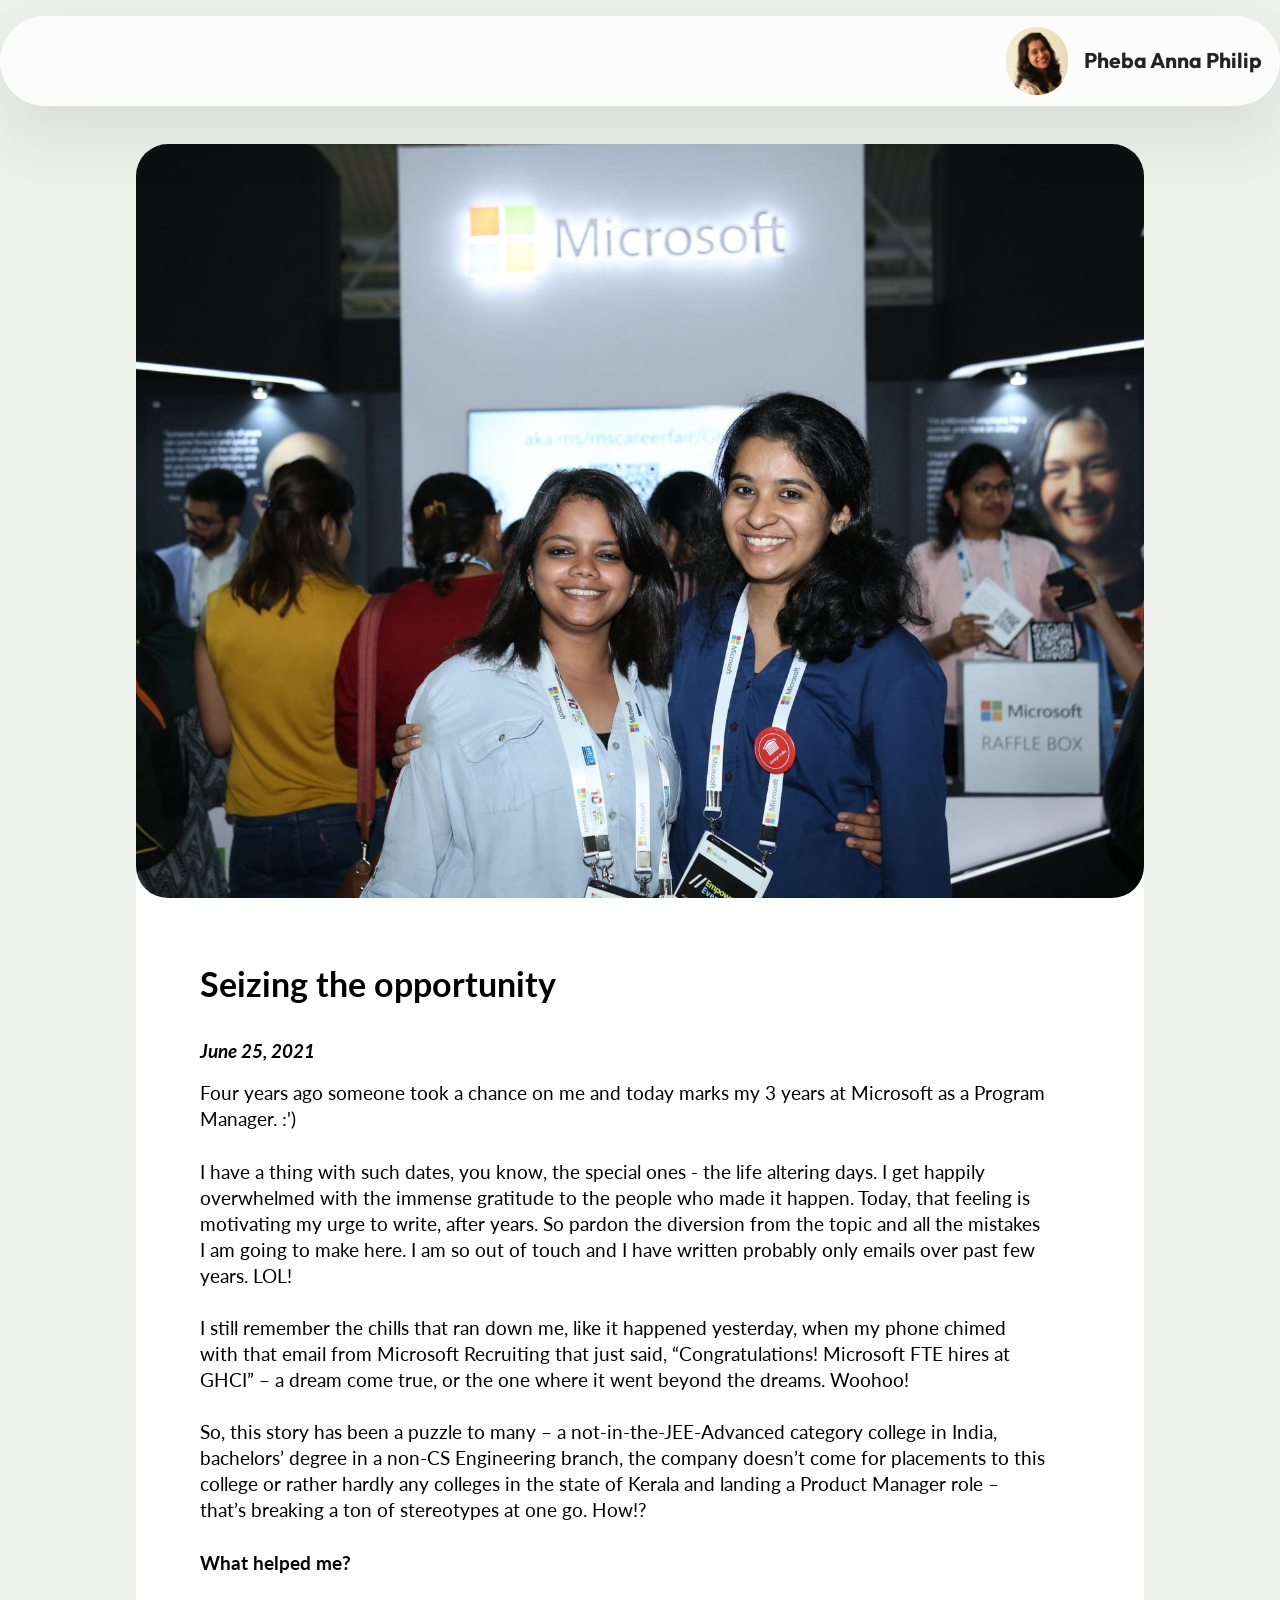
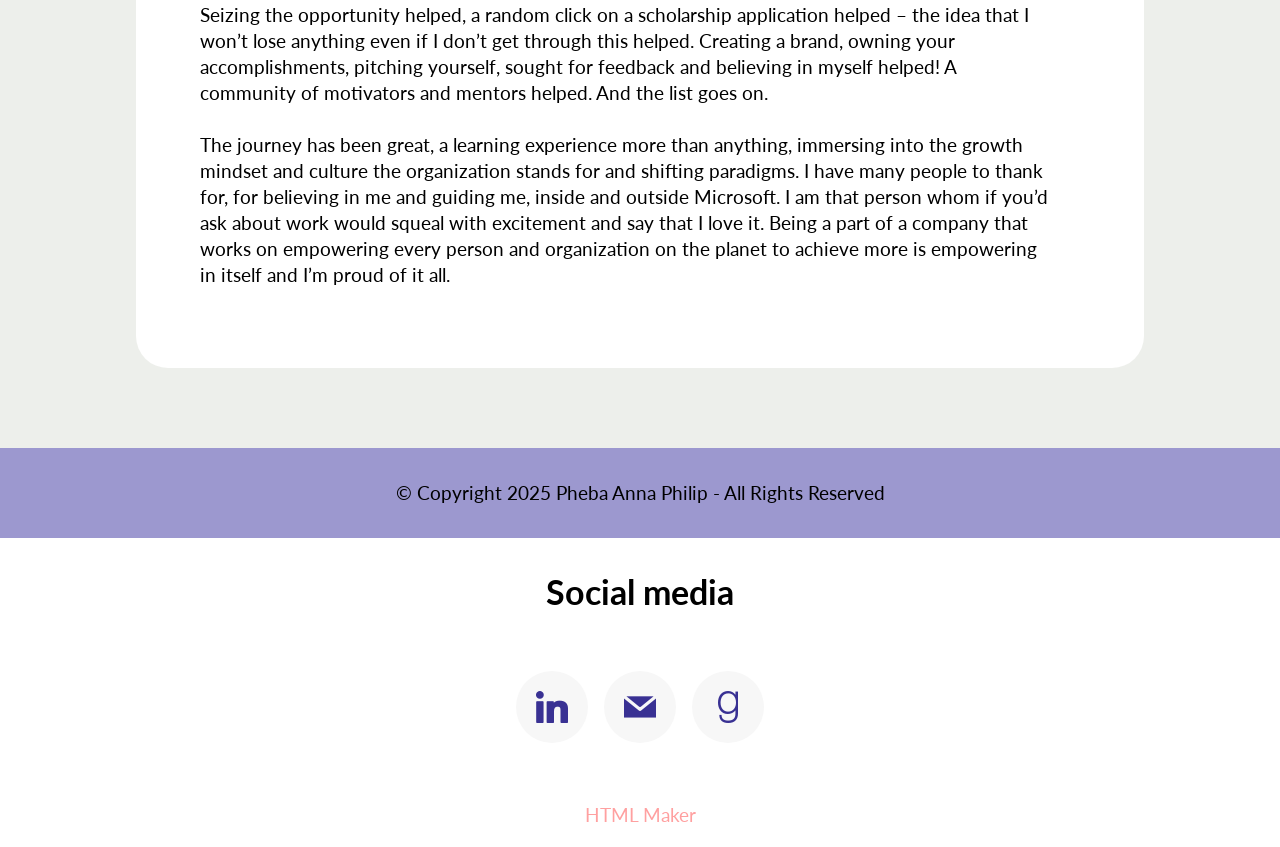
<file: threeyears.html>
<!DOCTYPE html>
<html  >
<head>
  <!-- Site made with Mobirise Website Builder v6.0.1, https://mobirise.com -->
  <meta charset="UTF-8">
  <meta http-equiv="X-UA-Compatible" content="IE=edge">
  <meta name="generator" content="Mobirise v6.0.1, mobirise.com">
  <meta name="viewport" content="width=device-width, initial-scale=1, minimum-scale=1">
  <link rel="shortcut icon" href="assets/images/dsc-0066-crop.jpg-128x140-1.png" type="image/x-icon">
  <meta name="description" content="Gratitude and reflections on the journey so far">
  
  
  <title>Three years at Microsoft | June 2021</title>
  <link rel="stylesheet" href="assets/bootstrap/css/bootstrap.min.css">
  <link rel="stylesheet" href="assets/bootstrap/css/bootstrap-grid.min.css">
  <link rel="stylesheet" href="assets/bootstrap/css/bootstrap-reboot.min.css">
  <link rel="stylesheet" href="assets/dropdown/css/style.css">
  <link rel="stylesheet" href="assets/socicon/css/styles.css">
  <link rel="stylesheet" href="assets/theme/css/style.css">
  <link rel="preload" href="https://fonts.googleapis.com/css?family=Inter+Tight:100,200,300,400,500,600,700,800,900,100i,200i,300i,400i,500i,600i,700i,800i,900i&display=swap" as="style" onload="this.onload=null;this.rel='stylesheet'">
  <noscript><link rel="stylesheet" href="https://fonts.googleapis.com/css?family=Inter+Tight:100,200,300,400,500,600,700,800,900,100i,200i,300i,400i,500i,600i,700i,800i,900i&display=swap"></noscript>
  <link rel="preload" href="https://fonts.googleapis.com/css?family=Lato:100,100i,300,300i,400,400i,700,700i,900,900i&display=swap" as="style" onload="this.onload=null;this.rel='stylesheet'">
  <noscript><link rel="stylesheet" href="https://fonts.googleapis.com/css?family=Lato:100,100i,300,300i,400,400i,700,700i,900,900i&display=swap"></noscript>
  <link rel="preload" href="https://fonts.googleapis.com/css?family=Outfit:100,200,300,400,500,600,700,800,900&display=swap" as="style" onload="this.onload=null;this.rel='stylesheet'">
  <noscript><link rel="stylesheet" href="https://fonts.googleapis.com/css?family=Outfit:100,200,300,400,500,600,700,800,900&display=swap"></noscript>
  <link rel="preload" as="style" href="assets/mobirise/css/mbr-additional.css?v=1hdjFb"><link rel="stylesheet" href="assets/mobirise/css/mbr-additional.css?v=1hdjFb" type="text/css">

  
  
  
</head>
<body>

<!-- Analytics -->
<!-- Google tag (gtag.js) -->
<script async src="https://www.googletagmanager.com/gtag/js?id=G-WVGGHFBKZ1"></script>
<script>
  window.dataLayer = window.dataLayer || [];
  function gtag(){dataLayer.push(arguments);}
  gtag('js', new Date());

  gtag('config', 'G-WVGGHFBKZ1');
</script>
<!-- /Analytics -->


  
  <section data-bs-version="5.1" class="menu menu5 cid-uMtifKSHC5" once="menu" id="menu05-u">
	

	<nav class="navbar navbar-dropdown navbar-expand-lg">
		<div class="container">
			<div class="navbar-brand">
				<span class="navbar-logo">
					<a href="https://mobiri.se">
						<img src="assets/images/dsc-0066-crop.jpg-128x140-1.png" alt="Mobirise Website Builder" style="height: 4.3rem;">
					</a>
				</span>
				<span class="navbar-caption-wrap"><a class="navbar-caption text-black text-primary display-4" href="index.html">Pheba Anna Philip</a></span>
			</div>
			
			
		</div>
	</nav>
</section>

<section data-bs-version="5.1" class="article8 cid-uMeW5B3dXy" id="article08-o">
  

  
  
  <div class="container">
    <div class="row justify-content-center">
      <div class="card col-md-12 col-lg-10">
        <div class="card-wrapper">
          <div class="image-wrapper d-flex justify-content-center mb-4">
            <img src="assets/images/4g8a3904.jpg-2136x1424.jpeg" alt="Mobirise Website Builder">
          </div>
          <div class="card-content-text">
            <h3 class="card-title mbr-fonts-style mbr-white mt-3 mb-4 display-2"><strong>Seizing the opportunity</strong></h3>
          <div class="row card-box align-left">
            <div class="item features-without-image col-12">
              <div class="item-wrapper">
                <h4 class="mbr-section-subtitle mbr-fonts-style mb-3 display-7"><strong><em>June 25, 2021</em></strong></h4>
                <p class="mbr-text mbr-fonts-style display-7">Four years ago someone took a chance on me and today marks my 3 years at Microsoft as a Program Manager. :')
<br>
<br>I have a thing with such dates, you know, the special ones - the life altering days. I get happily overwhelmed with the immense gratitude to the people who made it happen. Today, that feeling is motivating my urge to write, after years. So pardon the diversion from the topic and all the mistakes I am going to make here. I am so out of touch and I have written probably only emails over past few years. LOL! 
<br>
<br>I still remember the chills that ran down me, like it happened yesterday, when my phone chimed with that email from Microsoft Recruiting that just said, “Congratulations! Microsoft FTE hires at GHCI” – a dream come true, or the one where it went beyond the dreams. Woohoo!
<br>
<br>So, this story has been a puzzle to many – a not-in-the-JEE-Advanced category college in India, bachelors’ degree in a non-CS Engineering branch, the company doesn’t come for placements to this college or rather hardly any colleges in the state of Kerala and landing a Product Manager role – that’s breaking a ton of stereotypes at one go. How!?
<br>
<br><strong>What helped me?
</strong><br>
<br>Seizing the opportunity helped, a random click on a scholarship application helped – the idea that I won’t lose anything even if I don’t get through this helped. Creating a brand, owning your accomplishments, pitching yourself, sought for feedback and believing in myself helped! A community of motivators and mentors helped. And the list goes on. 
<br>
<br>The journey has been great, a learning experience more than anything, immersing into the growth mindset and culture the organization stands for and shifting paradigms. I have many people to thank for, for believing in me and guiding me, inside and outside Microsoft. I am that person whom if you’d ask about work would squeal with excitement and say that I love it. Being a part of a company that works on empowering every person and organization on the planet to achieve more is empowering in itself and I’m proud of it all.<br></p>
              </div>
            </div>
            
            

            
          </div>
          </div>
        </div>
      </div>
    </div>
  </div>
</section>

<section data-bs-version="5.1" class="footer3 cid-uL4dVZ1S8g" once="footers" id="footer03-n">

        

    

    <div class="container">
        <div class="row">
            

            
            <div class="col-12 mt-4">
                <p class="mbr-fonts-style copyright display-7">
                    © Copyright 2025 Pheba Anna Philip - All Rights Reserved
                </p>
            </div>
        </div>
    </div>
</section>

<section data-bs-version="5.1" class="social05 cid-uN9mgAvgcE" id="social05-10">
    

    

    <div class="container">
        <div class="row">
            <h3 class="mbr-section-title align-center mb-5 mbr-fonts-style display-2"><strong>Social media</strong></h3>
            <div class="col-12">
                <div class="social-row">
                    <div class="soc-item">
                        <a href="https://www.linkedin.com/in/pheba-anna-philip/" target="_blank">
                            <span class="mbr-iconfont socicon-linkedin socicon"></span>
                        </a>
                    </div>
                    <div class="soc-item">
                        <a href="mailto:phebaannaphilip@gmail.com">
                            <span class="mbr-iconfont socicon-mail socicon"></span>
                        </a>
                    </div>
                    <div class="soc-item">
                        <a href="https://www.goodreads.com/user/show/135963367-pheba-anna-philip" target="_blank">
                            <span class="mbr-iconfont socicon-goodreads socicon"></span>
                        </a>
                    </div>
                    
                    
                </div>
            </div>
        </div>
    </div>
</section><section class="display-7" style="padding: 0;align-items: center;justify-content: center;flex-wrap: wrap;    align-content: center;display: flex;position: relative;height: 4rem;"><a href="https://mobiri.se/" style="flex: 1 1;height: 4rem;position: absolute;width: 100%;z-index: 1;"><img alt="" style="height: 4rem;" src="[data-uri]"></a><p style="margin: 0;text-align: center;" class="display-7">&#8204;</p><a style="z-index:1" href="https://mobirise.com/html-builder.html">HTML Maker</a></section><script src="assets/bootstrap/js/bootstrap.bundle.min.js"></script>  <script src="assets/smoothscroll/smooth-scroll.js"></script>  <script src="assets/ytplayer/index.js"></script>  <script src="assets/dropdown/js/navbar-dropdown.js"></script>  <script src="assets/theme/js/script.js"></script>  
  
  
</body>
</html>
</file>
<file: assets/web/assets/mobirise-icons2/mobirise2.css>
@font-face {
  font-family: 'Moririse2';
  font-display: swap;
  src:  url('mobirise2.eot?f2bix4');
  src:  url('mobirise2.eot?f2bix4#iefix') format('embedded-opentype'),
    url('mobirise2.ttf?f2bix4') format('truetype'),
    url('mobirise2.woff?f2bix4') format('woff'),
    url('mobirise2.svg?f2bix4#mobirise2') format('svg');
  font-weight: normal;
  font-style: normal;
}

[class^="mobi-"], [class*=" mobi-"] {
  /* use !important to prevent issues with browser extensions that change fonts */
  font-family: 'Moririse2' !important;
  speak: none;
  font-style: normal;
  font-weight: normal;
  font-variant: normal;
  text-transform: none;
  line-height: 1;

  /* Better Font Rendering =========== */
  -webkit-font-smoothing: antialiased;
  -moz-osx-font-smoothing: grayscale;
}

.mobi-mbri-add-submenu:before {
  content: "\e900";
}
.mobi-mbri-alert:before {
  content: "\e901";
}
.mobi-mbri-align-center:before {
  content: "\e902";
}
.mobi-mbri-align-justify:before {
  content: "\e903";
}
.mobi-mbri-align-left:before {
  content: "\e904";
}
.mobi-mbri-align-right:before {
  content: "\e905";
}
.mobi-mbri-android:before {
  content: "\e906";
}
.mobi-mbri-apple:before {
  content: "\e907";
}
.mobi-mbri-arrow-down:before {
  content: "\e908";
}
.mobi-mbri-arrow-next:before {
  content: "\e909";
}
.mobi-mbri-arrow-prev:before {
  content: "\e90a";
}
.mobi-mbri-arrow-up:before {
  content: "\e90b";
}
.mobi-mbri-bold:before {
  content: "\e90c";
}
.mobi-mbri-bookmark:before {
  content: "\e90d";
}
.mobi-mbri-bootstrap:before {
  content: "\e90e";
}
.mobi-mbri-briefcase:before {
  content: "\e90f";
}
.mobi-mbri-browse:before {
  content: "\e910";
}
.mobi-mbri-bulleted-list:before {
  content: "\e911";
}
.mobi-mbri-calendar:before {
  content: "\e912";
}
.mobi-mbri-camera:before {
  content: "\e913";
}
.mobi-mbri-cart-add:before {
  content: "\e914";
}
.mobi-mbri-cart-full:before {
  content: "\e915";
}
.mobi-mbri-cash:before {
  content: "\e916";
}
.mobi-mbri-change-style:before {
  content: "\e917";
}
.mobi-mbri-chat:before {
  content: "\e918";
}
.mobi-mbri-clock:before {
  content: "\e919";
}
.mobi-mbri-close:before {
  content: "\e91a";
}
.mobi-mbri-cloud:before {
  content: "\e91b";
}
.mobi-mbri-code:before {
  content: "\e91c";
}
.mobi-mbri-contact-form:before {
  content: "\e91d";
}
.mobi-mbri-credit-card:before {
  content: "\e91e";
}
.mobi-mbri-cursor-click:before {
  content: "\e91f";
}
.mobi-mbri-cust-feedback:before {
  content: "\e920";
}
.mobi-mbri-database:before {
  content: "\e921";
}
.mobi-mbri-delivery:before {
  content: "\e922";
}
.mobi-mbri-desktop:before {
  content: "\e923";
}
.mobi-mbri-devices:before {
  content: "\e924";
}
.mobi-mbri-down:before {
  content: "\e925";
}
.mobi-mbri-download-2:before {
  content: "\e926";
}
.mobi-mbri-download:before {
  content: "\e927";
}
.mobi-mbri-drag-n-drop-2:before {
  content: "\e928";
}
.mobi-mbri-drag-n-drop:before {
  content: "\e929";
}
.mobi-mbri-edit-2:before {
  content: "\e92a";
}
.mobi-mbri-edit:before {
  content: "\e92b";
}
.mobi-mbri-error:before {
  content: "\e92c";
}
.mobi-mbri-extension:before {
  content: "\e92d";
}
.mobi-mbri-features:before {
  content: "\e92e";
}
.mobi-mbri-file:before {
  content: "\e92f";
}
.mobi-mbri-flag:before {
  content: "\e930";
}
.mobi-mbri-folder:before {
  content: "\e931";
}
.mobi-mbri-gift:before {
  content: "\e932";
}
.mobi-mbri-github:before {
  content: "\e933";
}
.mobi-mbri-globe-2:before {
  content: "\e934";
}
.mobi-mbri-globe:before {
  content: "\e935";
}
.mobi-mbri-growing-chart:before {
  content: "\e936";
}
.mobi-mbri-hearth:before {
  content: "\e937";
}
.mobi-mbri-help:before {
  content: "\e938";
}
.mobi-mbri-home:before {
  content: "\e939";
}
.mobi-mbri-hot-cup:before {
  content: "\e93a";
}
.mobi-mbri-idea:before {
  content: "\e93b";
}
.mobi-mbri-image-gallery:before {
  content: "\e93c";
}
.mobi-mbri-image-slider:before {
  content: "\e93d";
}
.mobi-mbri-info:before {
  content: "\e93e";
}
.mobi-mbri-italic:before {
  content: "\e93f";
}
.mobi-mbri-key:before {
  content: "\e940";
}
.mobi-mbri-laptop:before {
  content: "\e941";
}
.mobi-mbri-layers:before {
  content: "\e942";
}
.mobi-mbri-left-right:before {
  content: "\e943";
}
.mobi-mbri-left:before {
  content: "\e944";
}
.mobi-mbri-letter:before {
  content: "\e945";
}
.mobi-mbri-like:before {
  content: "\e946";
}
.mobi-mbri-link:before {
  content: "\e947";
}
.mobi-mbri-lock:before {
  content: "\e948";
}
.mobi-mbri-login:before {
  content: "\e949";
}
.mobi-mbri-logout:before {
  content: "\e94a";
}
.mobi-mbri-magic-stick:before {
  content: "\e94b";
}
.mobi-mbri-map-pin:before {
  content: "\e94c";
}
.mobi-mbri-menu:before {
  content: "\e94d";
}
.mobi-mbri-mobile-2:before {
  content: "\e94e";
}
.mobi-mbri-mobile-horizontal:before {
  content: "\e94f";
}
.mobi-mbri-mobile:before {
  content: "\e950";
}
.mobi-mbri-mobirise:before {
  content: "\e951";
}
.mobi-mbri-more-horizontal:before {
  content: "\e952";
}
.mobi-mbri-more-vertical:before {
  content: "\e953";
}
.mobi-mbri-music:before {
  content: "\e954";
}
.mobi-mbri-new-file:before {
  content: "\e955";
}
.mobi-mbri-numbered-list:before {
  content: "\e956";
}
.mobi-mbri-opened-folder:before {
  content: "\e957";
}
.mobi-mbri-pages:before {
  content: "\e958";
}
.mobi-mbri-paper-plane:before {
  content: "\e959";
}
.mobi-mbri-paperclip:before {
  content: "\e95a";
}
.mobi-mbri-phone:before {
  content: "\e95b";
}
.mobi-mbri-photo:before {
  content: "\e95c";
}
.mobi-mbri-photos:before {
  content: "\e95d";
}
.mobi-mbri-pin:before {
  content: "\e95e";
}
.mobi-mbri-play:before {
  content: "\e95f";
}
.mobi-mbri-plus:before {
  content: "\e960";
}
.mobi-mbri-preview:before {
  content: "\e961";
}
.mobi-mbri-print:before {
  content: "\e962";
}
.mobi-mbri-protect:before {
  content: "\e963";
}
.mobi-mbri-question:before {
  content: "\e964";
}
.mobi-mbri-quote-left:before {
  content: "\e965";
}
.mobi-mbri-quote-right:before {
  content: "\e966";
}
.mobi-mbri-redo:before {
  content: "\e967";
}
.mobi-mbri-refresh:before {
  content: "\e968";
}
.mobi-mbri-responsive-2:before {
  content: "\e969";
}
.mobi-mbri-responsive:before {
  content: "\e96a";
}
.mobi-mbri-right:before {
  content: "\e96b";
}
.mobi-mbri-rocket:before {
  content: "\e96c";
}
.mobi-mbri-sad-face:before {
  content: "\e96d";
}
.mobi-mbri-sale:before {
  content: "\e96e";
}
.mobi-mbri-save:before {
  content: "\e96f";
}
.mobi-mbri-search:before {
  content: "\e970";
}
.mobi-mbri-setting-2:before {
  content: "\e971";
}
.mobi-mbri-setting-3:before {
  content: "\e972";
}
.mobi-mbri-setting:before {
  content: "\e973";
}
.mobi-mbri-share:before {
  content: "\e974";
}
.mobi-mbri-shopping-bag:before {
  content: "\e975";
}
.mobi-mbri-shopping-basket:before {
  content: "\e976";
}
.mobi-mbri-shopping-cart:before {
  content: "\e977";
}
.mobi-mbri-sites:before {
  content: "\e978";
}
.mobi-mbri-smile-face:before {
  content: "\e979";
}
.mobi-mbri-speed:before {
  content: "\e97a";
}
.mobi-mbri-star:before {
  content: "\e97b";
}
.mobi-mbri-success:before {
  content: "\e97c";
}
.mobi-mbri-sun:before {
  content: "\e97d";
}
.mobi-mbri-sun2:before {
  content: "\e97e";
}
.mobi-mbri-tablet-vertical:before {
  content: "\e97f";
}
.mobi-mbri-tablet:before {
  content: "\e980";
}
.mobi-mbri-target:before {
  content: "\e981";
}
.mobi-mbri-timer:before {
  content: "\e982";
}
.mobi-mbri-to-ftp:before {
  content: "\e983";
}
.mobi-mbri-to-local-drive:before {
  content: "\e984";
}
.mobi-mbri-touch-swipe:before {
  content: "\e985";
}
.mobi-mbri-touch:before {
  content: "\e986";
}
.mobi-mbri-trash:before {
  content: "\e987";
}
.mobi-mbri-underline:before {
  content: "\e988";
}
.mobi-mbri-undo:before {
  content: "\e989";
}
.mobi-mbri-unlink:before {
  content: "\e98a";
}
.mobi-mbri-unlock:before {
  content: "\e98b";
}
.mobi-mbri-up-down:before {
  content: "\e98c";
}
.mobi-mbri-up:before {
  content: "\e98d";
}
.mobi-mbri-update:before {
  content: "\e98e";
}
.mobi-mbri-upload-2:before {
  content: "\e98f";
}
.mobi-mbri-upload:before {
  content: "\e990";
}
.mobi-mbri-user-2:before {
  content: "\e991";
}
.mobi-mbri-user:before {
  content: "\e992";
}
.mobi-mbri-users:before {
  content: "\e993";
}
.mobi-mbri-video-play:before {
  content: "\e994";
}
.mobi-mbri-video:before {
  content: "\e995";
}
.mobi-mbri-watch:before {
  content: "\e996";
}
.mobi-mbri-website-theme-2:before {
  content: "\e997";
}
.mobi-mbri-website-theme:before {
  content: "\e998";
}
.mobi-mbri-wifi:before {
  content: "\e999";
}
.mobi-mbri-windows:before {
  content: "\e99a";
}
.mobi-mbri-zoom-in:before {
  content: "\e99b";
}
.mobi-mbri-zoom-out:before {
  content: "\e99c";
}
</file>
<file: assets/dropdown/css/style.css>
.navbar-dropdown {
  left: 0;
  padding: 0;
  position: absolute;
  right: 0;
  top: 0;
  transition: all 0.45s ease;
  z-index: 1030;
  background: #282828; }
  .navbar-dropdown .navbar-logo {
    margin-right: 0.8rem;
    transition: margin 0.3s ease-in-out;
    vertical-align: middle; }
    .navbar-dropdown .navbar-logo img {
      height: 3.125rem;
      transition: all 0.3s ease-in-out; }
    .navbar-dropdown .navbar-logo.mbr-iconfont {
      font-size: 3.125rem;
      line-height: 3.125rem; }
  .navbar-dropdown .navbar-caption {
    font-weight: 700;
    white-space: normal;
    vertical-align: -4px;
    line-height: 3.125rem !important; }
    .navbar-dropdown .navbar-caption, .navbar-dropdown .navbar-caption:hover {
      color: inherit;
      text-decoration: none; }
  .navbar-dropdown .mbr-iconfont + .navbar-caption {
    vertical-align: -1px; }
  .navbar-dropdown.navbar-fixed-top {
    position: fixed; }
  .navbar-dropdown .navbar-brand span {
    vertical-align: -4px; }
  .navbar-dropdown.bg-color.transparent {
    background: none; }
  .navbar-dropdown.navbar-short .navbar-brand {
    padding: 0.625rem 0; }
    .navbar-dropdown.navbar-short .navbar-brand span {
      vertical-align: -1px; }
  .navbar-dropdown.navbar-short .navbar-caption {
    line-height: 2.375rem !important;
    vertical-align: -2px; }
  .navbar-dropdown.navbar-short .navbar-logo {
    margin-right: 0.5rem; }
    .navbar-dropdown.navbar-short .navbar-logo img {
      height: 2.375rem; }
    .navbar-dropdown.navbar-short .navbar-logo.mbr-iconfont {
      font-size: 2.375rem;
      line-height: 2.375rem; }
  .navbar-dropdown.navbar-short .mbr-table-cell {
    height: 3.625rem; }
  .navbar-dropdown .navbar-close {
    left: 0.6875rem;
    position: fixed;
    top: 0.75rem;
    z-index: 1000; }
  .navbar-dropdown .hamburger-icon {
    content: "";
    display: inline-block;
    vertical-align: middle;
    width: 16px;
    -webkit-box-shadow: 0 -6px 0 1px #282828,0 0 0 1px #282828,0 6px 0 1px #282828;
    -moz-box-shadow: 0 -6px 0 1px #282828,0 0 0 1px #282828,0 6px 0 1px #282828;
    box-shadow: 0 -6px 0 1px #282828,0 0 0 1px #282828,0 6px 0 1px #282828; }

.dropdown-menu .dropdown-toggle[data-toggle="dropdown-submenu"]::after {
  border-bottom: 0.35em solid transparent;
  border-left: 0.35em solid;
  border-right: 0;
  border-top: 0.35em solid transparent;
  margin-left: 0.3rem; }

.dropdown-menu .dropdown-item:focus {
  outline: 0; }

.nav-dropdown {
  font-size: 0.75rem;
  font-weight: 500;
  height: auto !important; }
  .nav-dropdown .nav-btn {
    padding-left: 1rem; }
  .nav-dropdown .link {
    margin: .667em 1.667em;
    font-weight: 500;
    padding: 0;
    transition: color .2s ease-in-out; }
    .nav-dropdown .link.dropdown-toggle {
      margin-right: 2.583em; }
      .nav-dropdown .link.dropdown-toggle::after {
        margin-left: .25rem;
        border-top: 0.35em solid;
        border-right: 0.35em solid transparent;
        border-left: 0.35em solid transparent;
        border-bottom: 0; }
      .nav-dropdown .link.dropdown-toggle[aria-expanded="true"] {
        margin: 0;
        padding: 0.667em 3.263em  0.667em 1.667em; }
  .nav-dropdown .link::after,
  .nav-dropdown .dropdown-item::after {
    color: inherit; }
  .nav-dropdown .btn {
    font-size: 0.75rem;
    font-weight: 700;
    letter-spacing: 0;
    margin-bottom: 0;
    padding-left: 1.25rem;
    padding-right: 1.25rem; }
  .nav-dropdown .dropdown-menu {
    border-radius: 0;
    border: 0;
    left: 0;
    margin: 0;
    padding-bottom: 1.25rem;
    padding-top: 1.25rem;
    position: relative; }
  .nav-dropdown .dropdown-submenu {
    margin-left: 0.125rem;
    top: 0; }
  .nav-dropdown .dropdown-item {
    font-weight: 500;
    line-height: 2;
    padding: 0.3846em 4.615em 0.3846em 1.5385em;
    position: relative;
    transition: color .2s ease-in-out, background-color .2s ease-in-out; }
    .nav-dropdown .dropdown-item::after {
      margin-top: -0.3077em;
      position: absolute;
      right: 1.1538em;
      top: 50%; }
    .nav-dropdown .dropdown-item:focus, .nav-dropdown .dropdown-item:hover {
      background: none; }

@media (max-width: 767px) {
  .nav-dropdown.navbar-toggleable-sm {
    bottom: 0;
    display: none;
    left: 0;
    overflow-x: hidden;
    position: fixed;
    top: 0;
    transform: translateX(-100%);
    -ms-transform: translateX(-100%);
    -webkit-transform: translateX(-100%);
    width: 18.75rem;
    z-index: 999; } }
.nav-dropdown.navbar-toggleable-xl {
  bottom: 0;
  display: none;
  left: 0;
  overflow-x: hidden;
  position: fixed;
  top: 0;
  transform: translateX(-100%);
  -ms-transform: translateX(-100%);
  -webkit-transform: translateX(-100%);
  width: 18.75rem;
  z-index: 999; }

.nav-dropdown-sm {
  display: block !important;
  overflow-x: hidden;
  overflow: auto;
  padding-top: 3.875rem; }
  .nav-dropdown-sm::after {
    content: "";
    display: block;
    height: 3rem;
    width: 100%; }
  .nav-dropdown-sm.collapse.in ~ .navbar-close {
    display: block !important; }
  .nav-dropdown-sm.collapsing, .nav-dropdown-sm.collapse.in {
    transform: translateX(0);
    -ms-transform: translateX(0);
    -webkit-transform: translateX(0);
    transition: all 0.25s ease-out;
    -webkit-transition: all 0.25s ease-out;
    background: #282828; }
  .nav-dropdown-sm.collapsing[aria-expanded="false"] {
    transform: translateX(-100%);
    -ms-transform: translateX(-100%);
    -webkit-transform: translateX(-100%); }
  .nav-dropdown-sm .nav-item {
    display: block;
    margin-left: 0 !important;
    padding-left: 0; }
  .nav-dropdown-sm .link,
  .nav-dropdown-sm .dropdown-item {
    border-top: 1px dotted rgba(255, 255, 255, 0.1);
    font-size: 0.8125rem;
    line-height: 1.6;
    margin: 0 !important;
    padding: 0.875rem 2.4rem 0.875rem 1.5625rem !important;
    position: relative;
    white-space: normal; }
    .nav-dropdown-sm .link:focus, .nav-dropdown-sm .link:hover,
    .nav-dropdown-sm .dropdown-item:focus,
    .nav-dropdown-sm .dropdown-item:hover {
      background: rgba(0, 0, 0, 0.2) !important;
      color: #c0a375; }
  .nav-dropdown-sm .nav-btn {
    position: relative;
    padding: 1.5625rem 1.5625rem 0 1.5625rem; }
    .nav-dropdown-sm .nav-btn::before {
      border-top: 1px dotted rgba(255, 255, 255, 0.1);
      content: "";
      left: 0;
      position: absolute;
      top: 0;
      width: 100%; }
    .nav-dropdown-sm .nav-btn + .nav-btn {
      padding-top: 0.625rem; }
      .nav-dropdown-sm .nav-btn + .nav-btn::before {
        display: none; }
  .nav-dropdown-sm .btn {
    padding: 0.625rem 0; }
  .nav-dropdown-sm .dropdown-toggle[data-toggle="dropdown-submenu"]::after {
    margin-left: .25rem;
    border-top: 0.35em solid;
    border-right: 0.35em solid transparent;
    border-left: 0.35em solid transparent;
    border-bottom: 0; }
  .nav-dropdown-sm .dropdown-toggle[data-toggle="dropdown-submenu"][aria-expanded="true"]::after {
    border-top: 0;
    border-right: 0.35em solid transparent;
    border-left: 0.35em solid transparent;
    border-bottom: 0.35em solid; }
  .nav-dropdown-sm .dropdown-menu {
    margin: 0;
    padding: 0;
    position: relative;
    top: 0;
    left: 0;
    width: 100%;
    border: 0;
    float: none;
    border-radius: 0;
    background: none; }
  .nav-dropdown-sm .dropdown-submenu {
    left: 100%;
    margin-left: 0.125rem;
    margin-top: -1.25rem;
    top: 0; }

.navbar-toggleable-sm .nav-dropdown .dropdown-menu {
  position: absolute; }

.navbar-toggleable-sm .nav-dropdown .dropdown-submenu {
  left: 100%;
  margin-left: 0.125rem;
  margin-top: -1.25rem;
  top: 0; }

.navbar-toggleable-sm.opened .nav-dropdown .dropdown-menu {
  position: relative; }

.navbar-toggleable-sm.opened .nav-dropdown .dropdown-submenu {
  left: 0;
  margin-left: 00rem;
  margin-top: 0rem;
  top: 0; }

.is-builder .nav-dropdown.collapsing {
  transition: none !important; }
</file>
<file: assets/socicon/css/styles.css>
@charset "UTF-8";

@font-face {
  font-family: 'Socicon';
  src:  url('../fonts/socicon.eot');
  src:  url('../fonts/socicon.eot?#iefix') format('embedded-opentype'),
    url('../fonts/socicon.woff2') format('woff2'),
    url('../fonts/socicon.ttf') format('truetype'),
    url('../fonts/socicon.woff') format('woff'),
    url('../fonts/socicon.svg#socicon') format('svg');
  font-weight: normal;
  font-style: normal;
  font-display: swap;
}

[data-icon]:before {
  font-family: "socicon" !important;
  content: attr(data-icon);
  font-style: normal !important;
  font-weight: normal !important;
  font-variant: normal !important;
  text-transform: none !important;
  speak: none;
  line-height: 1;
  -webkit-font-smoothing: antialiased;
  -moz-osx-font-smoothing: grayscale;
}

[class^="socicon-"], [class*=" socicon-"] {
  /* use !important to prevent issues with browser extensions that change fonts */
  font-family: 'Socicon' !important;
  speak: none;
  font-style: normal;
  font-weight: normal;
  font-variant: normal;
  text-transform: none;
  line-height: 1;

  /* Better Font Rendering =========== */
  -webkit-font-smoothing: antialiased;
  -moz-osx-font-smoothing: grayscale;
}

.socicon-500px:before {
  content: "\e000";
}
.socicon-8tracks:before {
  content: "\e001";
}
.socicon-airbnb:before {
  content: "\e002";
}
.socicon-alliance:before {
  content: "\e003";
}
.socicon-amazon:before {
  content: "\e004";
}
.socicon-amplement:before {
  content: "\e005";
}
.socicon-android:before {
  content: "\e006";
}
.socicon-angellist:before {
  content: "\e007";
}
.socicon-apple:before {
  content: "\e008";
}
.socicon-appnet:before {
  content: "\e009";
}
.socicon-baidu:before {
  content: "\e00a";
}
.socicon-bandcamp:before {
  content: "\e00b";
}
.socicon-battlenet:before {
  content: "\e00c";
}
.socicon-mixer:before {
  content: "\e00d";
}
.socicon-bebee:before {
  content: "\e00e";
}
.socicon-bebo:before {
  content: "\e00f";
}
.socicon-behance:before {
  content: "\e010";
}
.socicon-blizzard:before {
  content: "\e011";
}
.socicon-blogger:before {
  content: "\e012";
}
.socicon-buffer:before {
  content: "\e013";
}
.socicon-chrome:before {
  content: "\e014";
}
.socicon-coderwall:before {
  content: "\e015";
}
.socicon-curse:before {
  content: "\e016";
}
.socicon-dailymotion:before {
  content: "\e017";
}
.socicon-deezer:before {
  content: "\e018";
}
.socicon-delicious:before {
  content: "\e019";
}
.socicon-deviantart:before {
  content: "\e01a";
}
.socicon-diablo:before {
  content: "\e01b";
}
.socicon-digg:before {
  content: "\e01c";
}
.socicon-discord:before {
  content: "\e01d";
}
.socicon-disqus:before {
  content: "\e01e";
}
.socicon-douban:before {
  content: "\e01f";
}
.socicon-draugiem:before {
  content: "\e020";
}
.socicon-dribbble:before {
  content: "\e021";
}
.socicon-drupal:before {
  content: "\e022";
}
.socicon-ebay:before {
  content: "\e023";
}
.socicon-ello:before {
  content: "\e024";
}
.socicon-endomodo:before {
  content: "\e025";
}
.socicon-envato:before {
  content: "\e026";
}
.socicon-etsy:before {
  content: "\e027";
}
.socicon-facebook:before {
  content: "\e028";
}
.socicon-feedburner:before {
  content: "\e029";
}
.socicon-filmweb:before {
  content: "\e02a";
}
.socicon-firefox:before {
  content: "\e02b";
}
.socicon-flattr:before {
  content: "\e02c";
}
.socicon-flickr:before {
  content: "\e02d";
}
.socicon-formulr:before {
  content: "\e02e";
}
.socicon-forrst:before {
  content: "\e02f";
}
.socicon-foursquare:before {
  content: "\e030";
}
.socicon-friendfeed:before {
  content: "\e031";
}
.socicon-github:before {
  content: "\e032";
}
.socicon-goodreads:before {
  content: "\e033";
}
.socicon-google:before {
  content: "\e034";
}
.socicon-googlescholar:before {
  content: "\e035";
}
.socicon-googlegroups:before {
  content: "\e036";
}
.socicon-googlephotos:before {
  content: "\e037";
}
.socicon-googleplus:before {
  content: "\e038";
}
.socicon-grooveshark:before {
  content: "\e039";
}
.socicon-hackerrank:before {
  content: "\e03a";
}
.socicon-hearthstone:before {
  content: "\e03b";
}
.socicon-hellocoton:before {
  content: "\e03c";
}
.socicon-heroes:before {
  content: "\e03d";
}
.socicon-smashcast:before {
  content: "\e03e";
}
.socicon-horde:before {
  content: "\e03f";
}
.socicon-houzz:before {
  content: "\e040";
}
.socicon-icq:before {
  content: "\e041";
}
.socicon-identica:before {
  content: "\e042";
}
.socicon-imdb:before {
  content: "\e043";
}
.socicon-instagram:before {
  content: "\e044";
}
.socicon-issuu:before {
  content: "\e045";
}
.socicon-istock:before {
  content: "\e046";
}
.socicon-itunes:before {
  content: "\e047";
}
.socicon-keybase:before {
  content: "\e048";
}
.socicon-lanyrd:before {
  content: "\e049";
}
.socicon-lastfm:before {
  content: "\e04a";
}
.socicon-line:before {
  content: "\e04b";
}
.socicon-linkedin:before {
  content: "\e04c";
}
.socicon-livejournal:before {
  content: "\e04d";
}
.socicon-lyft:before {
  content: "\e04e";
}
.socicon-macos:before {
  content: "\e04f";
}
.socicon-mail:before {
  content: "\e050";
}
.socicon-medium:before {
  content: "\e051";
}
.socicon-meetup:before {
  content: "\e052";
}
.socicon-mixcloud:before {
  content: "\e053";
}
.socicon-modelmayhem:before {
  content: "\e054";
}
.socicon-mumble:before {
  content: "\e055";
}
.socicon-myspace:before {
  content: "\e056";
}
.socicon-newsvine:before {
  content: "\e057";
}
.socicon-nintendo:before {
  content: "\e058";
}
.socicon-npm:before {
  content: "\e059";
}
.socicon-odnoklassniki:before {
  content: "\e05a";
}
.socicon-openid:before {
  content: "\e05b";
}
.socicon-opera:before {
  content: "\e05c";
}
.socicon-outlook:before {
  content: "\e05d";
}
.socicon-overwatch:before {
  content: "\e05e";
}
.socicon-patreon:before {
  content: "\e05f";
}
.socicon-paypal:before {
  content: "\e060";
}
.socicon-periscope:before {
  content: "\e061";
}
.socicon-persona:before {
  content: "\e062";
}
.socicon-pinterest:before {
  content: "\e063";
}
.socicon-play:before {
  content: "\e064";
}
.socicon-player:before {
  content: "\e065";
}
.socicon-playstation:before {
  content: "\e066";
}
.socicon-pocket:before {
  content: "\e067";
}
.socicon-qq:before {
  content: "\e068";
}
.socicon-quora:before {
  content: "\e069";
}
.socicon-raidcall:before {
  content: "\e06a";
}
.socicon-ravelry:before {
  content: "\e06b";
}
.socicon-reddit:before {
  content: "\e06c";
}
.socicon-renren:before {
  content: "\e06d";
}
.socicon-researchgate:before {
  content: "\e06e";
}
.socicon-residentadvisor:before {
  content: "\e06f";
}
.socicon-reverbnation:before {
  content: "\e070";
}
.socicon-rss:before {
  content: "\e071";
}
.socicon-sharethis:before {
  content: "\e072";
}
.socicon-skype:before {
  content: "\e073";
}
.socicon-slideshare:before {
  content: "\e074";
}
.socicon-smugmug:before {
  content: "\e075";
}
.socicon-snapchat:before {
  content: "\e076";
}
.socicon-songkick:before {
  content: "\e077";
}
.socicon-soundcloud:before {
  content: "\e078";
}
.socicon-spotify:before {
  content: "\e079";
}
.socicon-stackexchange:before {
  content: "\e07a";
}
.socicon-stackoverflow:before {
  content: "\e07b";
}
.socicon-starcraft:before {
  content: "\e07c";
}
.socicon-stayfriends:before {
  content: "\e07d";
}
.socicon-steam:before {
  content: "\e07e";
}
.socicon-storehouse:before {
  content: "\e07f";
}
.socicon-strava:before {
  content: "\e080";
}
.socicon-streamjar:before {
  content: "\e081";
}
.socicon-stumbleupon:before {
  content: "\e082";
}
.socicon-swarm:before {
  content: "\e083";
}
.socicon-teamspeak:before {
  content: "\e084";
}
.socicon-teamviewer:before {
  content: "\e085";
}
.socicon-technorati:before {
  content: "\e086";
}
.socicon-telegram:before {
  content: "\e087";
}
.socicon-tripadvisor:before {
  content: "\e088";
}
.socicon-tripit:before {
  content: "\e089";
}
.socicon-triplej:before {
  content: "\e08a";
}
.socicon-tumblr:before {
  content: "\e08b";
}
.socicon-twitch:before {
  content: "\e08c";
}
.socicon-twitter:before {
  content: "\e08d";
}
.socicon-uber:before {
  content: "\e08e";
}
.socicon-ventrilo:before {
  content: "\e08f";
}
.socicon-viadeo:before {
  content: "\e090";
}
.socicon-viber:before {
  content: "\e091";
}
.socicon-viewbug:before {
  content: "\e092";
}
.socicon-vimeo:before {
  content: "\e093";
}
.socicon-vine:before {
  content: "\e094";
}
.socicon-vkontakte:before {
  content: "\e095";
}
.socicon-warcraft:before {
  content: "\e096";
}
.socicon-wechat:before {
  content: "\e097";
}
.socicon-weibo:before {
  content: "\e098";
}
.socicon-whatsapp:before {
  content: "\e099";
}
.socicon-wikipedia:before {
  content: "\e09a";
}
.socicon-windows:before {
  content: "\e09b";
}
.socicon-wordpress:before {
  content: "\e09c";
}
.socicon-wykop:before {
  content: "\e09d";
}
.socicon-xbox:before {
  content: "\e09e";
}
.socicon-xing:before {
  content: "\e09f";
}
.socicon-yahoo:before {
  content: "\e0a0";
}
.socicon-yammer:before {
  content: "\e0a1";
}
.socicon-yandex:before {
  content: "\e0a2";
}
.socicon-yelp:before {
  content: "\e0a3";
}
.socicon-younow:before {
  content: "\e0a4";
}
.socicon-youtube:before {
  content: "\e0a5";
}
.socicon-zapier:before {
  content: "\e0a6";
}
.socicon-zerply:before {
  content: "\e0a7";
}
.socicon-zomato:before {
  content: "\e0a8";
}
.socicon-zynga:before {
  content: "\e0a9";
}
.socicon-spreadshirt:before {
  content: "\e901";
}
.socicon-gamejolt:before {
  content: "\e902";
}
.socicon-trello:before {
  content: "\e903";
}
.socicon-tunein:before {
  content: "\e904";
}
.socicon-bloglovin:before {
  content: "\e905";
}
.socicon-gamewisp:before {
  content: "\e906";
}
.socicon-messenger:before {
  content: "\e907";
}
.socicon-pandora:before {
  content: "\e908";
}
.socicon-augment:before {
  content: "\e909";
}
.socicon-bitbucket:before {
  content: "\e90a";
}
.socicon-fyuse:before {
  content: "\e90b";
}
.socicon-yt-gaming:before {
  content: "\e90c";
}
.socicon-sketchfab:before {
  content: "\e90d";
}
.socicon-mobcrush:before {
  content: "\e90e";
}
.socicon-microsoft:before {
  content: "\e90f";
}
.socicon-realtor:before {
  content: "\e910";
}
.socicon-tidal:before {
  content: "\e911";
}
.socicon-qobuz:before {
  content: "\e912";
}
.socicon-natgeo:before {
  content: "\e913";
}
.socicon-mastodon:before {
  content: "\e914";
}
.socicon-unsplash:before {
  content: "\e915";
}
.socicon-homeadvisor:before {
  content: "\e916";
}
.socicon-angieslist:before {
  content: "\e917";
}
.socicon-codepen:before {
  content: "\e918";
}
.socicon-slack:before {
  content: "\e919";
}
.socicon-openaigym:before {
  content: "\e91a";
}
.socicon-logmein:before {
  content: "\e91b";
}
.socicon-fiverr:before {
  content: "\e91c";
}
.socicon-gotomeeting:before {
  content: "\e91d";
}
.socicon-aliexpress:before {
  content: "\e91e";
}
.socicon-guru:before {
  content: "\e91f";
}
.socicon-appstore:before {
  content: "\e920";
}
.socicon-homes:before {
  content: "\e921";
}
.socicon-zoom:before {
  content: "\e922";
}
.socicon-alibaba:before {
  content: "\e923";
}
.socicon-craigslist:before {
  content: "\e924";
}
.socicon-wix:before {
  content: "\e925";
}
.socicon-redfin:before {
  content: "\e926";
}
.socicon-googlecalendar:before {
  content: "\e927";
}
.socicon-shopify:before {
  content: "\e928";
}
.socicon-freelancer:before {
  content: "\e929";
}
.socicon-seedrs:before {
  content: "\e92a";
}
.socicon-bing:before {
  content: "\e92b";
}
.socicon-doodle:before {
  content: "\e92c";
}
.socicon-bonanza:before {
  content: "\e92d";
}
.socicon-squarespace:before {
  content: "\e92e";
}
.socicon-toptal:before {
  content: "\e92f";
}
.socicon-gust:before {
  content: "\e930";
}
.socicon-ask:before {
  content: "\e931";
}
.socicon-trulia:before {
  content: "\e932";
}
.socicon-loomly:before {
  content: "\e933";
}
.socicon-ghost:before {
  content: "\e934";
}
.socicon-upwork:before {
  content: "\e935";
}
.socicon-fundable:before {
  content: "\e936";
}
.socicon-booking:before {
  content: "\e937";
}
.socicon-googlemaps:before {
  content: "\e938";
}
.socicon-zillow:before {
  content: "\e939";
}
.socicon-niconico:before {
  content: "\e93a";
}
.socicon-toneden:before {
  content: "\e93b";
}
.socicon-crunchbase:before {
  content: "\e93c";
}
.socicon-homefy:before {
  content: "\e93d";
}
.socicon-calendly:before {
  content: "\e93e";
}
.socicon-livemaster:before {
  content: "\e93f";
}
.socicon-udemy:before {
  content: "\e940";
}
.socicon-codered:before {
  content: "\e941";
}
.socicon-origin:before {
  content: "\e942";
}
.socicon-nextdoor:before {
  content: "\e943";
}
.socicon-portfolio:before {
  content: "\e944";
}
.socicon-instructables:before {
  content: "\e945";
}
.socicon-gitlab:before {
  content: "\e946";
}
.socicon-hackernews:before {
  content: "\e947";
}
.socicon-smashwords:before {
  content: "\e948";
}
.socicon-kobo:before {
  content: "\e949";
}
.socicon-bookbub:before {
  content: "\e94a";
}
.socicon-mailru:before {
  content: "\e94b";
}
.socicon-moddb:before {
  content: "\e94c";
}
.socicon-indiedb:before {
  content: "\e94d";
}
.socicon-traxsource:before {
  content: "\e94e";
}
.socicon-gamefor:before {
  content: "\e94f";
}
.socicon-pixiv:before {
  content: "\e950";
}
.socicon-myanimelist:before {
  content: "\e951";
}
.socicon-blackberry:before {
  content: "\e952";
}
.socicon-wickr:before {
  content: "\e953";
}
.socicon-spip:before {
  content: "\e954";
}
.socicon-napster:before {
  content: "\e955";
}
.socicon-beatport:before {
  content: "\e956";
}
.socicon-hackerone:before {
  content: "\e957";
}
.socicon-internet:before {
  content: "\e958";
}
.socicon-ubuntu:before {
  content: "\e959";
}
.socicon-artstation:before {
  content: "\e95a";
}
.socicon-invision:before {
  content: "\e95b";
}
.socicon-torial:before {
  content: "\e95c";
}
.socicon-collectorz:before {
  content: "\e95d";
}
.socicon-seenthis:before {
  content: "\e95e";
}
.socicon-googleplaymusic:before {
  content: "\e95f";
}
.socicon-debian:before {
  content: "\e960";
}
.socicon-filmfreeway:before {
  content: "\e961";
}
.socicon-gnome:before {
  content: "\e962";
}
.socicon-itchio:before {
  content: "\e963";
}
.socicon-jamendo:before {
  content: "\e964";
}
.socicon-mix:before {
  content: "\e965";
}
.socicon-sharepoint:before {
  content: "\e966";
}
.socicon-tinder:before {
  content: "\e967";
}
.socicon-windguru:before {
  content: "\e968";
}
.socicon-cdbaby:before {
  content: "\e969";
}
.socicon-elementaryos:before {
  content: "\e96a";
}
.socicon-stage32:before {
  content: "\e96b";
}
.socicon-tiktok:before {
  content: "\e96c";
}
.socicon-gitter:before {
  content: "\e96d";
}
.socicon-letterboxd:before {
  content: "\e96e";
}
.socicon-threema:before {
  content: "\e96f";
}
.socicon-splice:before {
  content: "\e970";
}
.socicon-metapop:before {
  content: "\e971";
}
.socicon-naver:before {
  content: "\e972";
}
.socicon-remote:before {
  content: "\e973";
}
.socicon-flipboard:before {
  content: "\e974";
}
.socicon-googlehangouts:before {
  content: "\e975";
}
.socicon-dlive:before {
  content: "\e976";
}
.socicon-vsco:before {
  content: "\e977";
}
.socicon-stitcher:before {
  content: "\e978";
}
.socicon-avvo:before {
  content: "\e979";
}
.socicon-redbubble:before {
  content: "\e97a";
}
.socicon-society6:before {
  content: "\e97b";
}
.socicon-zazzle:before {
  content: "\e97c";
}
.socicon-eitaa:before {
  content: "\e97d";
}
.socicon-soroush:before {
  content: "\e97e";
}
.socicon-bale:before {
  content: "\e97f";
}
</file>
<file: assets/theme/css/style.css>
@charset "UTF-8";
section {
  background-color: #ffffff;
}

body {
  font-style: normal;
  line-height: 1.5;
  font-weight: 400;
  color: #232323;
  position: relative;
}

button {
  background-color: transparent;
  border-color: transparent;
}

.embla__button,
.carousel-control {
  background-color: #edefea !important;
  opacity: 0.8 !important;
  color: #464845 !important;
  border-color: #edefea !important;
}

.carousel .close,
.modalWindow .close {
  background-color: #edefea !important;
  color: #464845 !important;
  border-color: #edefea !important;
  opacity: 0.8 !important;
}

.carousel .close:hover,
.modalWindow .close:hover {
  opacity: 1 !important;
}

.carousel-indicators li {
  background-color: #edefea !important;
  border: 2px solid #464845 !important;
}

.carousel-indicators li:hover,
.carousel-indicators li:active {
  opacity: 0.8 !important;
}

.embla__button:hover,
.carousel-control:hover {
  background-color: #edefea !important;
  opacity: 1 !important;
}

.modalWindow-video-container {
  height: 80%;
}

section,
.container,
.container-fluid {
  position: relative;
  word-wrap: break-word;
}

a.mbr-iconfont:hover {
  text-decoration: none;
}

.article .lead p,
.article .lead ul,
.article .lead ol,
.article .lead pre,
.article .lead blockquote {
  margin-bottom: 0;
}

a {
  font-style: normal;
  font-weight: 400;
  cursor: pointer;
}
a, a:hover {
  text-decoration: none;
}

.mbr-section-title {
  font-style: normal;
  line-height: 1.3;
}

.mbr-section-subtitle {
  line-height: 1.3;
}

.mbr-text {
  font-style: normal;
  line-height: 1.7;
}

h1,
h2,
h3,
h4,
h5,
h6,
.display-1,
.display-2,
.display-4,
.display-5,
.display-7,
span,
p,
a {
  line-height: 1;
  word-break: break-word;
  word-wrap: break-word;
  font-weight: 400;
}

b,
strong {
  font-weight: bold;
}

input:-webkit-autofill, input:-webkit-autofill:hover, input:-webkit-autofill:focus, input:-webkit-autofill:active {
  transition-delay: 9999s;
  -webkit-transition-property: background-color, color;
  transition-property: background-color, color;
}

textarea[type=hidden] {
  display: none;
}

section {
  background-position: 50% 50%;
  background-repeat: no-repeat;
  background-size: cover;
}
section .mbr-background-video,
section .mbr-background-video-preview {
  position: absolute;
  bottom: 0;
  left: 0;
  right: 0;
  top: 0;
}

.hidden {
  visibility: hidden;
}

.mbr-z-index20 {
  z-index: 20;
}

/*! Base colors */
.mbr-white {
  color: #ffffff;
}

.mbr-black {
  color: #111111;
}

.mbr-bg-white {
  background-color: #ffffff;
}

.mbr-bg-black {
  background-color: #000000;
}

/*! Text-aligns */
.align-left {
  text-align: left;
}

.align-center {
  text-align: center;
}

.align-right {
  text-align: right;
}

/*! Font-weight  */
.mbr-light {
  font-weight: 300;
}

.mbr-regular {
  font-weight: 400;
}

.mbr-semibold {
  font-weight: 500;
}

.mbr-bold {
  font-weight: 700;
}

/*! Media  */
.media-content {
  flex-basis: 100%;
}

.media-container-row {
  display: flex;
  flex-direction: row;
  flex-wrap: wrap;
  justify-content: center;
  align-content: center;
  align-items: start;
}
.media-container-row .media-size-item {
  width: 400px;
}

.media-container-column {
  display: flex;
  flex-direction: column;
  flex-wrap: wrap;
  justify-content: center;
  align-content: center;
  align-items: stretch;
}
.media-container-column > * {
  width: 100%;
}

@media (min-width: 992px) {
  .media-container-row {
    flex-wrap: nowrap;
  }
}
figure {
  margin-bottom: 0;
  overflow: hidden;
}

figure[mbr-media-size] {
  transition: width 0.1s;
}

img,
iframe {
  display: block;
  width: 100%;
}

.card {
  background-color: transparent;
  border: none;
}

.card-box {
  width: 100%;
}

.card-img {
  text-align: center;
  flex-shrink: 0;
  -webkit-flex-shrink: 0;
}

.media {
  max-width: 100%;
  margin: 0 auto;
}

.mbr-figure {
  align-self: center;
}

.media-container > div {
  max-width: 100%;
}

.mbr-figure img,
.card-img img {
  width: 100%;
}

@media (max-width: 991px) {
  .media-size-item {
    width: auto !important;
  }
  .media {
    width: auto;
  }
  .mbr-figure {
    width: 100% !important;
  }
}
/*! Buttons */
.mbr-section-btn {
  margin-left: -0.6rem;
  margin-right: -0.6rem;
  font-size: 0;
}

.btn {
  font-weight: 600;
  border-width: 1px;
  font-style: normal;
  margin: 0.6rem 0.6rem;
  white-space: normal;
  transition: all 0.2s ease-in-out;
  display: inline-flex;
  align-items: center;
  justify-content: center;
  word-break: break-word;
}

.btn-sm {
  font-weight: 600;
  letter-spacing: 0px;
  transition: all 0.3s ease-in-out;
}

.btn-md {
  font-weight: 600;
  letter-spacing: 0px;
  transition: all 0.3s ease-in-out;
}

.btn-lg {
  font-weight: 600;
  letter-spacing: 0px;
  transition: all 0.3s ease-in-out;
}

.btn-form {
  margin: 0;
}
.btn-form:hover {
  cursor: pointer;
}

nav .mbr-section-btn {
  margin-left: 0rem;
  margin-right: 0rem;
}

/*! Btn icon margin */
.btn .mbr-iconfont,
.btn.btn-sm .mbr-iconfont {
  order: 1;
  cursor: pointer;
  margin-left: 0.5rem;
  vertical-align: sub;
}

.btn.btn-md .mbr-iconfont,
.btn.btn-md .mbr-iconfont {
  margin-left: 0.8rem;
}

.mbr-regular {
  font-weight: 400;
}

.mbr-semibold {
  font-weight: 500;
}

.mbr-bold {
  font-weight: 700;
}

[type=submit] {
  -webkit-appearance: none;
}

/*! Full-screen */
.mbr-fullscreen .mbr-overlay {
  min-height: 100vh;
}

.mbr-fullscreen {
  display: flex;
  display: -moz-flex;
  display: -ms-flex;
  display: -o-flex;
  align-items: center;
  min-height: 100vh;
  padding-top: 3rem;
  padding-bottom: 3rem;
}

/*! Map */
.map {
  height: 25rem;
  position: relative;
}
.map iframe {
  width: 100%;
  height: 100%;
}

/*! Scroll to top arrow */
.mbr-arrow-up {
  bottom: 25px;
  right: 90px;
  position: fixed;
  text-align: right;
  z-index: 5000;
  color: #ffffff;
  font-size: 22px;
}

.mbr-arrow-up a {
  background: rgba(0, 0, 0, 0.2);
  border-radius: 50%;
  color: #fff;
  display: inline-block;
  height: 60px;
  width: 60px;
  border: 2px solid #fff;
  outline-style: none !important;
  position: relative;
  text-decoration: none;
  transition: all 0.3s ease-in-out;
  cursor: pointer;
  text-align: center;
}
.mbr-arrow-up a:hover {
  background-color: rgba(0, 0, 0, 0.4);
}
.mbr-arrow-up a i {
  line-height: 60px;
}

.mbr-arrow-up-icon {
  display: block;
  color: #fff;
}

.mbr-arrow-up-icon::before {
  content: "›";
  display: inline-block;
  font-family: serif;
  font-size: 22px;
  line-height: 1;
  font-style: normal;
  position: relative;
  top: 6px;
  left: -4px;
  transform: rotate(-90deg);
}

/*! Arrow Down */
.mbr-arrow {
  position: absolute;
  bottom: 45px;
  left: 50%;
  width: 60px;
  height: 60px;
  cursor: pointer;
  background-color: rgba(80, 80, 80, 0.5);
  border-radius: 50%;
  transform: translateX(-50%);
}
@media (max-width: 767px) {
  .mbr-arrow {
    display: none;
  }
}
.mbr-arrow > a {
  display: inline-block;
  text-decoration: none;
  outline-style: none;
  animation: arrowdown 1.7s ease-in-out infinite;
  color: #ffffff;
}
.mbr-arrow > a > i {
  position: absolute;
  top: -2px;
  left: 15px;
  font-size: 2rem;
}

#scrollToTop a i::before {
  content: "";
  position: absolute;
  display: block;
  border-bottom: 2.5px solid #fff;
  border-left: 2.5px solid #fff;
  width: 27.8%;
  height: 27.8%;
  left: 50%;
  top: 51%;
  transform: translateY(-30%) translateX(-50%) rotate(135deg);
}

@keyframes arrowdown {
  0% {
    transform: translateY(0px);
  }
  50% {
    transform: translateY(-5px);
  }
  100% {
    transform: translateY(0px);
  }
}
@media (max-width: 500px) {
  .mbr-arrow-up {
    left: 0;
    right: 0;
    text-align: center;
  }
}
/*Gradients animation*/
@keyframes gradient-animation {
  from {
    background-position: 0% 100%;
    animation-timing-function: ease-in-out;
  }
  to {
    background-position: 100% 0%;
    animation-timing-function: ease-in-out;
  }
}
.bg-gradient {
  background-size: 200% 200%;
  animation: gradient-animation 5s infinite alternate;
  -webkit-animation: gradient-animation 5s infinite alternate;
}

.menu .navbar-brand {
  display: -webkit-flex;
}
.menu .navbar-brand span {
  display: flex;
  display: -webkit-flex;
}
.menu .navbar-brand .navbar-caption-wrap {
  display: -webkit-flex;
}
.menu .navbar-brand .navbar-logo img {
  display: -webkit-flex;
  width: auto;
}
@media (min-width: 768px) and (max-width: 991px) {
  .menu .navbar-toggleable-sm .navbar-nav {
    display: -ms-flexbox;
  }
}
@media (max-width: 991px) {
  .menu .navbar-collapse {
    max-height: 93.5vh;
  }
  .menu .navbar-collapse.show {
    overflow: auto;
  }
}
@media (min-width: 992px) {
  .menu .navbar-nav.nav-dropdown {
    display: -webkit-flex;
  }
  .menu .navbar-toggleable-sm .navbar-collapse {
    display: -webkit-flex !important;
  }
  .menu .collapsed .navbar-collapse {
    max-height: 93.5vh;
  }
  .menu .collapsed .navbar-collapse.show {
    overflow: auto;
  }
}
@media (max-width: 767px) {
  .menu .navbar-collapse {
    max-height: 80vh;
  }
}

.nav-link .mbr-iconfont {
  margin-right: 0.5rem;
}

.navbar {
  display: -webkit-flex;
  -webkit-flex-wrap: wrap;
  -webkit-align-items: center;
  -webkit-justify-content: space-between;
}

.navbar-collapse {
  -webkit-flex-basis: 100%;
  -webkit-flex-grow: 1;
  -webkit-align-items: center;
}

.nav-dropdown .link {
  padding: 0.667em 1.667em !important;
  margin: 0 !important;
}

.nav {
  display: -webkit-flex;
  -webkit-flex-wrap: wrap;
}

.row {
  display: -webkit-flex;
  -webkit-flex-wrap: wrap;
}

.justify-content-center {
  -webkit-justify-content: center;
}

.form-inline {
  display: -webkit-flex;
}

.card-wrapper {
  -webkit-flex: 1;
}

.carousel-control {
  z-index: 10;
  display: -webkit-flex;
}

.carousel-controls {
  display: -webkit-flex;
}

.media {
  display: -webkit-flex;
}

.form-group:focus {
  outline: none;
}

.jq-selectbox__select {
  padding: 7px 0;
  position: relative;
}

.jq-selectbox__dropdown {
  overflow: hidden;
  border-radius: 10px;
  position: absolute;
  top: 100%;
  left: 0 !important;
  width: 100% !important;
}

.jq-selectbox__trigger-arrow {
  right: 0;
  transform: translateY(-50%);
}

.jq-selectbox li {
  padding: 1.07em 0.5em;
}

input[type=range] {
  padding-left: 0 !important;
  padding-right: 0 !important;
}

.modal-dialog,
.modal-content {
  height: 100%;
}

.modal-dialog .carousel-inner {
  height: calc(100vh - 1.75rem);
}
@media (max-width: 575px) {
  .modal-dialog .carousel-inner {
    height: calc(100vh - 1rem);
  }
}

.carousel-item {
  text-align: center;
}

.carousel-item img {
  margin: auto;
}

.navbar-toggler {
  align-self: flex-start;
  padding: 0.25rem 0.75rem;
  font-size: 1.25rem;
  line-height: 1;
  background: transparent;
  border: 1px solid transparent;
  border-radius: 0.25rem;
}

.navbar-toggler:focus,
.navbar-toggler:hover {
  text-decoration: none;
  box-shadow: none;
}

.navbar-toggler-icon {
  display: inline-block;
  width: 1.5em;
  height: 1.5em;
  vertical-align: middle;
  content: "";
  background: no-repeat center center;
  background-size: 100% 100%;
}

.navbar-toggler-left {
  position: absolute;
  left: 1rem;
}

.navbar-toggler-right {
  position: absolute;
  right: 1rem;
}

.card-img {
  width: auto;
}

.menu .navbar.collapsed:not(.beta-menu) {
  flex-direction: column;
}

.carousel-item.active,
.carousel-item-next,
.carousel-item-prev {
  display: flex;
}

.note-air-layout .dropup .dropdown-menu,
.note-air-layout .navbar-fixed-bottom .dropdown .dropdown-menu {
  bottom: initial !important;
}

html,
body {
  height: auto;
  min-height: 100vh;
}

.dropup .dropdown-toggle::after {
  display: none;
}

.form-asterisk {
  font-family: initial;
  position: absolute;
  top: -2px;
  font-weight: normal;
}

.form-control-label {
  position: relative;
  cursor: pointer;
  margin-bottom: 0.357em;
  padding: 0;
}

.alert {
  color: #ffffff;
  border-radius: 0;
  border: 0;
  font-size: 1.1rem;
  line-height: 1.5;
  margin-bottom: 1.875rem;
  padding: 1.25rem;
  position: relative;
  text-align: center;
}
.alert.alert-form::after {
  background-color: inherit;
  bottom: -7px;
  content: "";
  display: block;
  height: 14px;
  left: 50%;
  margin-left: -7px;
  position: absolute;
  transform: rotate(45deg);
  width: 14px;
}

.form-control {
  background-color: #ffffff;
  background-clip: border-box;
  color: #232323;
  line-height: 1rem !important;
  height: auto;
  padding: 1.2rem 2rem;
  transition: border-color 0.25s ease 0s;
  border: 1px solid transparent !important;
  border-radius: 4px;
  box-shadow: rgba(0, 0, 0, 0.07) 0px 1px 1px 0px, rgba(0, 0, 0, 0.07) 0px 1px 3px 0px, rgba(0, 0, 0, 0.03) 0px 0px 0px 1px;
}
.form-active .form-control:invalid {
  border-color: red;
}

.row > * {
  padding-right: 1rem;
  padding-left: 1rem;
}

form .row {
  margin-left: -0.6rem;
  margin-right: -0.6rem;
}
form .row [class*=col] {
  padding-left: 0.6rem;
  padding-right: 0.6rem;
}

form .mbr-section-btn {
  padding-left: 0.6rem;
  padding-right: 0.6rem;
}

form .form-check-input {
  margin-top: 0.5;
}

textarea.form-control {
  line-height: 1.5rem !important;
}

.form-group {
  margin-bottom: 1.2rem;
}

.form-control,
form .btn {
  min-height: 48px;
}

.gdpr-block label span.textGDPR input[name=gdpr] {
  top: 7px;
}

.form-control:focus {
  box-shadow: none;
}

:focus {
  outline: none;
}

.mbr-overlay {
  background-color: #000;
  bottom: 0;
  left: 0;
  opacity: 0.5;
  position: absolute;
  right: 0;
  top: 0;
  z-index: 0;
  pointer-events: none;
}

blockquote {
  font-style: italic;
  padding: 3rem;
  font-size: 1.09rem;
  position: relative;
  border-left: 3px solid;
}

ul,
ol,
pre,
blockquote {
  margin-bottom: 2.3125rem;
}

.mt-4 {
  margin-top: 2rem !important;
}

.mb-4 {
  margin-bottom: 2rem !important;
}

.container,
.container-fluid {
  padding-left: 16px;
  padding-right: 16px;
}

.row {
  margin-left: -16px;
  margin-right: -16px;
}
.row > [class*=col] {
  padding-left: 16px;
  padding-right: 16px;
}

@media (min-width: 992px) {
  .container-fluid {
    padding-left: 32px;
    padding-right: 32px;
  }
}
@media (max-width: 991px) {
  .mbr-container {
    padding-left: 16px;
    padding-right: 16px;
  }
}
.app-video-wrapper > img {
  opacity: 1;
}

.app-video-wrapper {
  background: transparent;
}

.item {
  position: relative;
}

.dropdown-menu .dropdown-menu {
  left: 100%;
}

.dropdown-item + .dropdown-menu {
  display: none;
}

.dropdown-item:hover + .dropdown-menu,
.dropdown-menu:hover {
  display: block;
}

@media (min-aspect-ratio: 16/9) {
  .mbr-video-foreground {
    height: 300% !important;
    top: -100% !important;
  }
}
@media (max-aspect-ratio: 16/9) {
  .mbr-video-foreground {
    width: 300% !important;
    left: -100% !important;
  }
}.engine {
	position: absolute;
	text-indent: -2400px;
	text-align: center;
	padding: 0;
	top: 0;
	left: -2400px;
}
</file>
<file: assets/mobirise/css/mbr-additional.css>
.btn {
  border-width: 2px;
}
img,
.card-wrap,
.card-wrapper,
.video-wrapper,
.mbr-figure iframe,
.google-map iframe,
.slide-content,
.plan,
.card,
.item-wrapper {
  border-radius: 2rem !important;
}
.video-wrapper {
  overflow: hidden;
}
body {
  font-family: Inter Tight;
}
.display-1 {
  font-family: 'Inter Tight', sans-serif;
  font-size: 5rem;
  line-height: 1;
}
.display-1 > .mbr-iconfont {
  font-size: 6.25rem;
}
.display-2 {
  font-family: 'Lato', sans-serif;
  font-size: 2.4rem;
  line-height: 1;
}
.display-2 > .mbr-iconfont {
  font-size: 3rem;
}
.display-4 {
  font-family: 'Outfit', sans-serif;
  font-size: 1.4rem;
  line-height: 1.5;
}
.display-4 > .mbr-iconfont {
  font-size: 1.75rem;
}
.display-5 {
  font-family: 'Lato', sans-serif;
  font-size: 1rem;
  line-height: 1.5;
}
.display-5 > .mbr-iconfont {
  font-size: 1.25rem;
}
.display-7 {
  font-family: 'Lato', sans-serif;
  font-size: 1.2rem;
  line-height: 1.3;
}
.display-7 > .mbr-iconfont {
  font-size: 1.5rem;
}
/* ---- Fluid typography for mobile devices ---- */
/* 1.4 - font scale ratio ( bootstrap == 1.42857 ) */
/* 100vw - current viewport width */
/* (48 - 20)  48 == 48rem == 768px, 20 == 20rem == 320px(minimal supported viewport) */
/* 0.65 - min scale variable, may vary */
@media (max-width: 992px) {
  .display-1 {
    font-size: 4rem;
  }
}
@media (max-width: 768px) {
  .display-1 {
    font-size: 3.5rem;
    font-size: calc( 2.4rem + (5 - 2.4) * ((100vw - 20rem) / (48 - 20)));
    line-height: calc( 1.1 * (2.4rem + (5 - 2.4) * ((100vw - 20rem) / (48 - 20))));
  }
  .display-2 {
    font-size: 1.92rem;
    font-size: calc( 1.49rem + (2.4 - 1.49) * ((100vw - 20rem) / (48 - 20)));
    line-height: calc( 1.3 * (1.49rem + (2.4 - 1.49) * ((100vw - 20rem) / (48 - 20))));
  }
  .display-4 {
    font-size: 1.12rem;
    font-size: calc( 1.14rem + (1.4 - 1.14) * ((100vw - 20rem) / (48 - 20)));
    line-height: calc( 1.4 * (1.14rem + (1.4 - 1.14) * ((100vw - 20rem) / (48 - 20))));
  }
  .display-5 {
    font-size: 0.8rem;
    font-size: calc( 1rem + (1 - 1) * ((100vw - 20rem) / (48 - 20)));
    line-height: calc( 1.4 * (1rem + (1 - 1) * ((100vw - 20rem) / (48 - 20))));
  }
  .display-7 {
    font-size: 0.96rem;
    font-size: calc( 1.07rem + (1.2 - 1.07) * ((100vw - 20rem) / (48 - 20)));
    line-height: calc( 1.4 * (1.07rem + (1.2 - 1.07) * ((100vw - 20rem) / (48 - 20))));
  }
}
@media (min-width: 992px) and (max-width: 1400px) {
  .display-1 {
    font-size: 3.5rem;
    font-size: calc( 2.4rem + (5 - 2.4) * ((100vw - 62rem) / (87 - 62)));
    line-height: calc( 1.1 * (2.4rem + (5 - 2.4) * ((100vw - 62rem) / (87 - 62))));
  }
  .display-2 {
    font-size: 1.92rem;
    font-size: calc( 1.49rem + (2.4 - 1.49) * ((100vw - 62rem) / (87 - 62)));
    line-height: calc( 1.3 * (1.49rem + (2.4 - 1.49) * ((100vw - 62rem) / (87 - 62))));
  }
  .display-4 {
    font-size: 1.12rem;
    font-size: calc( 1.14rem + (1.4 - 1.14) * ((100vw - 62rem) / (87 - 62)));
    line-height: calc( 1.4 * (1.14rem + (1.4 - 1.14) * ((100vw - 62rem) / (87 - 62))));
  }
  .display-5 {
    font-size: 0.8rem;
    font-size: calc( 1rem + (1 - 1) * ((100vw - 62rem) / (87 - 62)));
    line-height: calc( 1.4 * (1rem + (1 - 1) * ((100vw - 62rem) / (87 - 62))));
  }
  .display-7 {
    font-size: 0.96rem;
    font-size: calc( 1.07rem + (1.2 - 1.07) * ((100vw - 62rem) / (87 - 62)));
    line-height: calc( 1.4 * (1.07rem + (1.2 - 1.07) * ((100vw - 62rem) / (87 - 62))));
  }
}
/* Buttons */
.btn {
  padding: 1.25rem 2rem;
  border-radius: 4px;
}
@media (max-width: 767px) {
  .btn {
    padding: 0.75rem 1.5rem;
  }
}
.btn-sm {
  padding: 0.6rem 1.2rem;
  border-radius: 4px;
}
.btn-md {
  padding: 0.6rem 1.2rem;
  border-radius: 4px;
}
.btn-lg {
  padding: 1.25rem 2rem;
  border-radius: 4px;
}
.bg-primary {
  background-color: #ffa0a0 !important;
}
.bg-success {
  background-color: #0c2c68 !important;
}
.bg-info {
  background-color: #320707 !important;
}
.bg-warning {
  background-color: #a0e2e1 !important;
}
.bg-danger {
  background-color: #ffea64 !important;
}
.btn-primary,
.btn-primary:active {
  background-color: #ffa0a0 !important;
  border-color: #ffa0a0 !important;
  color: #ffffff !important;
  box-shadow: none;
}
.btn-primary:hover,
.btn-primary:focus,
.btn-primary.focus,
.btn-primary.active {
  color: inherit;
  background-color: #ffd3d3 !important;
  border-color: #ffd3d3 !important;
  box-shadow: none;
}
.btn-primary.disabled,
.btn-primary:disabled {
  color: #ffffff !important;
  background-color: #ffd3d3 !important;
  border-color: #ffd3d3 !important;
}
.btn-secondary,
.btn-secondary:active {
  background-color: #ffd7ef !important;
  border-color: #ffd7ef !important;
  color: #d70081 !important;
  box-shadow: none;
}
.btn-secondary:hover,
.btn-secondary:focus,
.btn-secondary.focus,
.btn-secondary.active {
  color: inherit;
  background-color: #ffffff !important;
  border-color: #ffffff !important;
  box-shadow: none;
}
.btn-secondary.disabled,
.btn-secondary:disabled {
  color: #d70081 !important;
  background-color: #ffffff !important;
  border-color: #ffffff !important;
}
.btn-info,
.btn-info:active {
  background-color: #320707 !important;
  border-color: #320707 !important;
  color: #ffffff !important;
  box-shadow: none;
}
.btn-info:hover,
.btn-info:focus,
.btn-info.focus,
.btn-info.active {
  color: inherit;
  background-color: #5f0d0d !important;
  border-color: #5f0d0d !important;
  box-shadow: none;
}
.btn-info.disabled,
.btn-info:disabled {
  color: #ffffff !important;
  background-color: #5f0d0d !important;
  border-color: #5f0d0d !important;
}
.btn-success,
.btn-success:active {
  background-color: #0c2c68 !important;
  border-color: #0c2c68 !important;
  color: #ffffff !important;
  box-shadow: none;
}
.btn-success:hover,
.btn-success:focus,
.btn-success.focus,
.btn-success.active {
  color: inherit;
  background-color: #113f96 !important;
  border-color: #113f96 !important;
  box-shadow: none;
}
.btn-success.disabled,
.btn-success:disabled {
  color: #ffffff !important;
  background-color: #113f96 !important;
  border-color: #113f96 !important;
}
.btn-warning,
.btn-warning:active {
  background-color: #a0e2e1 !important;
  border-color: #a0e2e1 !important;
  color: #1f6463 !important;
  box-shadow: none;
}
.btn-warning:hover,
.btn-warning:focus,
.btn-warning.focus,
.btn-warning.active {
  color: inherit;
  background-color: #c7eeed !important;
  border-color: #c7eeed !important;
  box-shadow: none;
}
.btn-warning.disabled,
.btn-warning:disabled {
  color: #1f6463 !important;
  background-color: #c7eeed !important;
  border-color: #c7eeed !important;
}
.btn-danger,
.btn-danger:active {
  background-color: #ffea64 !important;
  border-color: #ffea64 !important;
  color: #645600 !important;
  box-shadow: none;
}
.btn-danger:hover,
.btn-danger:focus,
.btn-danger.focus,
.btn-danger.active {
  color: inherit;
  background-color: #fff197 !important;
  border-color: #fff197 !important;
  box-shadow: none;
}
.btn-danger.disabled,
.btn-danger:disabled {
  color: #645600 !important;
  background-color: #fff197 !important;
  border-color: #fff197 !important;
}
.btn-white,
.btn-white:active {
  background-color: #eff0ec !important;
  border-color: #eff0ec !important;
  color: #757b62 !important;
  box-shadow: none;
}
.btn-white:hover,
.btn-white:focus,
.btn-white.focus,
.btn-white.active {
  color: inherit;
  background-color: #ffffff !important;
  border-color: #ffffff !important;
  box-shadow: none;
}
.btn-white.disabled,
.btn-white:disabled {
  color: #757b62 !important;
  background-color: #ffffff !important;
  border-color: #ffffff !important;
}
.btn-black,
.btn-black:active {
  background-color: #232323 !important;
  border-color: #232323 !important;
  color: #ffffff !important;
  box-shadow: none;
}
.btn-black:hover,
.btn-black:focus,
.btn-black.focus,
.btn-black.active {
  color: inherit;
  background-color: #3d3d3d !important;
  border-color: #3d3d3d !important;
  box-shadow: none;
}
.btn-black.disabled,
.btn-black:disabled {
  color: #ffffff !important;
  background-color: #3d3d3d !important;
  border-color: #3d3d3d !important;
}
.btn-primary-outline,
.btn-primary-outline:active {
  background-color: transparent !important;
  border-color: #ffa0a0;
  color: #ffa0a0;
}
.btn-primary-outline:hover,
.btn-primary-outline:focus,
.btn-primary-outline.focus,
.btn-primary-outline.active {
  color: #ff4949 !important;
  background-color: transparent !important;
  border-color: #ff4949 !important;
  box-shadow: none !important;
}
.btn-primary-outline.disabled,
.btn-primary-outline:disabled {
  color: #ffffff !important;
  background-color: #ffa0a0 !important;
  border-color: #ffa0a0 !important;
}
.btn-secondary-outline,
.btn-secondary-outline:active {
  background-color: transparent !important;
  border-color: #ffd7ef;
  color: #ffd7ef;
}
.btn-secondary-outline:hover,
.btn-secondary-outline:focus,
.btn-secondary-outline.focus,
.btn-secondary-outline.active {
  color: #ff80cc !important;
  background-color: transparent !important;
  border-color: #ff80cc !important;
  box-shadow: none !important;
}
.btn-secondary-outline.disabled,
.btn-secondary-outline:disabled {
  color: #d70081 !important;
  background-color: #ffd7ef !important;
  border-color: #ffd7ef !important;
}
.btn-info-outline,
.btn-info-outline:active {
  background-color: transparent !important;
  border-color: #320707;
  color: #320707;
}
.btn-info-outline:hover,
.btn-info-outline:focus,
.btn-info-outline.focus,
.btn-info-outline.active {
  color: #000000 !important;
  background-color: transparent !important;
  border-color: #000000 !important;
  box-shadow: none !important;
}
.btn-info-outline.disabled,
.btn-info-outline:disabled {
  color: #ffffff !important;
  background-color: #320707 !important;
  border-color: #320707 !important;
}
.btn-success-outline,
.btn-success-outline:active {
  background-color: transparent !important;
  border-color: #0c2c68;
  color: #0c2c68;
}
.btn-success-outline:hover,
.btn-success-outline:focus,
.btn-success-outline.focus,
.btn-success-outline.active {
  color: #030b1a !important;
  background-color: transparent !important;
  border-color: #030b1a !important;
  box-shadow: none !important;
}
.btn-success-outline.disabled,
.btn-success-outline:disabled {
  color: #ffffff !important;
  background-color: #0c2c68 !important;
  border-color: #0c2c68 !important;
}
.btn-warning-outline,
.btn-warning-outline:active {
  background-color: transparent !important;
  border-color: #a0e2e1;
  color: #a0e2e1;
}
.btn-warning-outline:hover,
.btn-warning-outline:focus,
.btn-warning-outline.focus,
.btn-warning-outline.active {
  color: #5ececc !important;
  background-color: transparent !important;
  border-color: #5ececc !important;
  box-shadow: none !important;
}
.btn-warning-outline.disabled,
.btn-warning-outline:disabled {
  color: #1f6463 !important;
  background-color: #a0e2e1 !important;
  border-color: #a0e2e1 !important;
}
.btn-danger-outline,
.btn-danger-outline:active {
  background-color: transparent !important;
  border-color: #ffea64;
  color: #ffea64;
}
.btn-danger-outline:hover,
.btn-danger-outline:focus,
.btn-danger-outline.focus,
.btn-danger-outline.active {
  color: #ffde0d !important;
  background-color: transparent !important;
  border-color: #ffde0d !important;
  box-shadow: none !important;
}
.btn-danger-outline.disabled,
.btn-danger-outline:disabled {
  color: #645600 !important;
  background-color: #ffea64 !important;
  border-color: #ffea64 !important;
}
.btn-black-outline,
.btn-black-outline:active {
  background-color: transparent !important;
  border-color: #232323;
  color: #232323;
}
.btn-black-outline:hover,
.btn-black-outline:focus,
.btn-black-outline.focus,
.btn-black-outline.active {
  color: #000000 !important;
  background-color: transparent !important;
  border-color: #000000 !important;
  box-shadow: none !important;
}
.btn-black-outline.disabled,
.btn-black-outline:disabled {
  color: #ffffff !important;
  background-color: #232323 !important;
  border-color: #232323 !important;
}
.btn-white-outline,
.btn-white-outline:active {
  background-color: transparent !important;
  border-color: #fafafa;
  color: #fafafa;
}
.btn-white-outline:hover,
.btn-white-outline:focus,
.btn-white-outline.focus,
.btn-white-outline.active {
  color: #cfcfcf !important;
  background-color: transparent !important;
  border-color: #cfcfcf !important;
  box-shadow: none !important;
}
.btn-white-outline.disabled,
.btn-white-outline:disabled {
  color: #7a7a7a !important;
  background-color: #fafafa !important;
  border-color: #fafafa !important;
}
.text-primary {
  color: #ffa0a0 !important;
}
.text-secondary {
  color: #ffd7ef !important;
}
.text-success {
  color: #0c2c68 !important;
}
.text-info {
  color: #320707 !important;
}
.text-warning {
  color: #a0e2e1 !important;
}
.text-danger {
  color: #ffea64 !important;
}
.text-white {
  color: #fafafa !important;
}
.text-black {
  color: #232323 !important;
}
a.text-primary:hover,
a.text-primary:focus,
a.text-primary.active {
  color: #ff3a3a !important;
}
a.text-secondary:hover,
a.text-secondary:focus,
a.text-secondary.active {
  color: #ff71c6 !important;
}
a.text-success:hover,
a.text-success:focus,
a.text-success.active {
  color: #01050d !important;
}
a.text-info:hover,
a.text-info:focus,
a.text-info.active {
  color: #000000 !important;
}
a.text-warning:hover,
a.text-warning:focus,
a.text-warning.active {
  color: #52cac8 !important;
}
a.text-danger:hover,
a.text-danger:focus,
a.text-danger.active {
  color: #fddb00 !important;
}
a.text-white:hover,
a.text-white:focus,
a.text-white.active {
  color: #c7c7c7 !important;
}
a.text-black:hover,
a.text-black:focus,
a.text-black.active {
  color: #000000 !important;
}
a[class*="text-"]:not(.nav-link):not(.dropdown-item):not([role]):not(.navbar-caption) {
  position: relative;
  background-image: transparent;
  background-size: 10000px 2px;
  background-repeat: no-repeat;
  background-position: 0px 1.2em;
  background-position: -10000px 1.2em;
}
a[class*="text-"]:not(.nav-link):not(.dropdown-item):not([role]):not(.navbar-caption):hover {
  transition: background-position 2s ease-in-out;
  background-image: linear-gradient(currentColor 50%, currentColor 50%);
  background-position: 0px 1.2em;
}
.nav-tabs .nav-link.active {
  color: #ffa0a0;
}
.nav-tabs .nav-link:not(.active) {
  color: #232323;
}
.alert-success {
  background-color: #70c770;
}
.alert-info {
  background-color: #320707;
}
.alert-warning {
  background-color: #a0e2e1;
}
.alert-danger {
  background-color: #ffea64;
}
.mbr-section-btn .btn:not(.btn-form) {
  border-radius: 100px;
}
.mbr-gallery-filter li a {
  border-radius: 100px !important;
}
.mbr-gallery-filter li.active .btn {
  background-color: #ffa0a0;
  border-color: #ffa0a0;
  color: #ffffff;
}
.mbr-gallery-filter li.active .btn:focus {
  box-shadow: none;
}
.nav-tabs .nav-link {
  border-radius: 100px !important;
}
a,
a:hover {
  color: #ffa0a0;
}
.mbr-plan-header.bg-primary .mbr-plan-subtitle,
.mbr-plan-header.bg-primary .mbr-plan-price-desc {
  color: #ffffff;
}
.mbr-plan-header.bg-success .mbr-plan-subtitle,
.mbr-plan-header.bg-success .mbr-plan-price-desc {
  color: #195cda;
}
.mbr-plan-header.bg-info .mbr-plan-subtitle,
.mbr-plan-header.bg-info .mbr-plan-price-desc {
  color: #f3abab;
}
.mbr-plan-header.bg-warning .mbr-plan-subtitle,
.mbr-plan-header.bg-warning .mbr-plan-price-desc {
  color: #ffffff;
}
.mbr-plan-header.bg-danger .mbr-plan-subtitle,
.mbr-plan-header.bg-danger .mbr-plan-price-desc {
  color: #ffffff;
}
/* Scroll to top button*/
.scrollToTop_wraper {
  display: none;
}
.form-control {
  font-family: 'Lato', sans-serif;
  font-size: 1.2rem;
  line-height: 1.3;
  font-weight: 400;
  border-radius: 40px !important;
}
.form-control > .mbr-iconfont {
  font-size: 1.5rem;
}
.form-control:hover,
.form-control:focus {
  box-shadow: rgba(0, 0, 0, 0.07) 0px 1px 1px 0px, rgba(0, 0, 0, 0.07) 0px 1px 3px 0px, rgba(0, 0, 0, 0.03) 0px 0px 0px 1px;
  border-color: #ffa0a0 !important;
}
.form-control:-webkit-input-placeholder {
  font-family: 'Lato', sans-serif;
  font-size: 1.2rem;
  line-height: 1.3;
  font-weight: 400;
}
.form-control:-webkit-input-placeholder > .mbr-iconfont {
  font-size: 1.5rem;
}
blockquote {
  border-color: #ffa0a0;
}
/* Forms */
.mbr-form .input-group-btn .btn {
  border-radius: 100px !important;
}
.mbr-form .input-group-btn .btn:hover {
  box-shadow: 0 10px 40px 0 rgba(0, 0, 0, 0.2);
}
.mbr-form .input-group-btn button[type="submit"] {
  border-radius: 100px !important;
  padding: 1rem 3rem;
}
.mbr-form .input-group-btn button[type="submit"]:hover {
  box-shadow: 0 10px 40px 0 rgba(0, 0, 0, 0.2);
}
.jq-selectbox li:hover,
.jq-selectbox li.selected {
  background-color: #ffa0a0;
  color: #ffffff;
}
.jq-number__spin {
  transition: 0.25s ease;
}
.jq-number__spin:hover {
  border-color: #ffa0a0;
}
.jq-selectbox .jq-selectbox__trigger-arrow,
.jq-number__spin.minus:after,
.jq-number__spin.plus:after {
  transition: 0.4s;
  border-top-color: #232323;
  border-bottom-color: #232323;
}
.jq-selectbox:hover .jq-selectbox__trigger-arrow,
.jq-number__spin.minus:hover:after,
.jq-number__spin.plus:hover:after {
  border-top-color: #ffa0a0;
  border-bottom-color: #ffa0a0;
}
.xdsoft_datetimepicker .xdsoft_calendar td.xdsoft_default,
.xdsoft_datetimepicker .xdsoft_calendar td.xdsoft_current,
.xdsoft_datetimepicker .xdsoft_timepicker .xdsoft_time_box > div > div.xdsoft_current {
  color: #000000 !important;
  background-color: #ffa0a0 !important;
  box-shadow: none !important;
}
.xdsoft_datetimepicker .xdsoft_calendar td:hover,
.xdsoft_datetimepicker .xdsoft_timepicker .xdsoft_time_box > div > div:hover {
  color: #000000 !important;
  background: #ffd7ef !important;
  box-shadow: none !important;
}
.lazy-bg {
  background-image: none !important;
}
.lazy-placeholder:not(section),
.lazy-none {
  display: block;
  position: relative;
  padding-bottom: 56.25%;
  width: 100%;
  height: auto;
}
iframe.lazy-placeholder,
.lazy-placeholder:after {
  content: '';
  position: absolute;
  width: 200px;
  height: 200px;
  background: transparent no-repeat center;
  background-size: contain;
  top: 50%;
  left: 50%;
  transform: translateX(-50%) translateY(-50%);
  background-image: url("data:image/svg+xml;charset=UTF-8,%3csvg width='32' height='32' viewBox='0 0 64 64' xmlns='http://www.w3.org/2000/svg' stroke='%23ffa0a0' %3e%3cg fill='none' fill-rule='evenodd'%3e%3cg transform='translate(16 16)' stroke-width='2'%3e%3ccircle stroke-opacity='.5' cx='16' cy='16' r='16'/%3e%3cpath d='M32 16c0-9.94-8.06-16-16-16'%3e%3canimateTransform attributeName='transform' type='rotate' from='0 16 16' to='360 16 16' dur='1s' repeatCount='indefinite'/%3e%3c/path%3e%3c/g%3e%3c/g%3e%3c/svg%3e");
}
section.lazy-placeholder:after {
  opacity: 0.5;
}
body {
  overflow-x: hidden;
}
a {
  transition: color 0.6s;
}
@media (max-width: 1400px) {
  .container {
    max-width: 100%;
  }
}
@media (max-width: 1400px) and (min-width: 768px) {
  .container {
    padding-left: 32px;
    padding-right: 32px;
  }
}
@media (max-width: 1400px) and (min-width: 768px) {
  .container-fluid {
    padding-left: 32px;
    padding-right: 32px;
  }
}
@media (max-width: 767px) {
  .container-fluid {
    padding-left: 16px;
    padding-right: 16px;
  }
}
.cid-uMtifKSHC5 {
  z-index: 1000;
  width: 100%;
  position: relative;
}
.cid-uMtifKSHC5 .dropdown-item:before {
  font-family: Moririse2 !important;
  content: "\e966";
  display: inline-block;
  width: 0;
  position: absolute;
  left: 1rem;
  top: 0.5rem;
  margin-right: 0.5rem;
  line-height: 1;
  font-size: inherit;
  vertical-align: middle;
  text-align: center;
  overflow: hidden;
  transform: scale(0, 1);
  transition: all 0.25s ease-in-out;
}
@media (max-width: 767px) {
  .cid-uMtifKSHC5 .navbar-toggler {
    transform: scale(0.8);
  }
}
.cid-uMtifKSHC5 .navbar-brand {
  flex-shrink: 0;
  align-items: center;
  margin-right: 0;
  padding: 10px 0;
  transition: all 0.3s;
  word-break: break-word;
  z-index: 1;
}
.cid-uMtifKSHC5 .navbar-brand img {
  max-width: 100%;
  max-height: 100%;
}
.cid-uMtifKSHC5 .navbar-brand .navbar-caption {
  line-height: inherit !important;
}
.cid-uMtifKSHC5 .navbar-brand .navbar-logo a {
  outline: none;
}
.cid-uMtifKSHC5 .navbar-nav {
  margin: auto;
  margin-left: 0;
  margin-left: auto;
}
.cid-uMtifKSHC5 .navbar-nav .nav-item {
  padding: 0 !important;
  transition: 0.3s all !important;
}
.cid-uMtifKSHC5 .navbar-nav .nav-item .nav-link {
  padding: 16px !important;
  margin: 0 !important;
  border-radius: 1rem !important;
  transition: 0.3s all !important;
}
.cid-uMtifKSHC5 .navbar-nav .nav-item .nav-link:hover {
  background-color: rgba(27, 31, 10, 0.06);
}
.cid-uMtifKSHC5 .navbar-nav .open .nav-link::after {
  transform: rotate(180deg);
}
@media (min-width: 992px) {
  .cid-uMtifKSHC5 .navbar-nav .open .nav-link::before {
    content: "";
    width: 100%;
    height: 20px;
    top: 100%;
    background: transparent;
    position: absolute;
  }
}
.cid-uMtifKSHC5 .navbar-nav .dropdown-item {
  padding: 12px !important;
  border-radius: 0.5rem !important;
  margin: 0 8px !important;
  transition: 0.3s all !important;
}
.cid-uMtifKSHC5 .navbar-nav .dropdown-item:hover {
  background-color: rgba(27, 31, 10, 0.06);
}
@media (min-width: 992px) {
  .cid-uMtifKSHC5 .navbar-nav {
    padding-left: 1.5rem;
  }
}
.cid-uMtifKSHC5 .nav-link {
  width: fit-content;
  position: relative;
}
.cid-uMtifKSHC5 .navbar-logo {
  margin: 0 !important;
}
@media (max-width: 767px) {
  .cid-uMtifKSHC5 .navbar-logo {
    padding-left: 0;
  }
}
.cid-uMtifKSHC5 .navbar-caption {
  padding-left: 1rem;
  padding-right: 0.5rem;
}
@media (max-width: 767px) {
  .cid-uMtifKSHC5 .nav-dropdown {
    padding-bottom: 0.5rem;
  }
}
.cid-uMtifKSHC5 .nav-dropdown .link.dropdown-toggle::after {
  margin-left: 0.5rem;
  margin-top: 0.2rem;
  transition: 0.3s all;
}
.cid-uMtifKSHC5 .container {
  display: flex;
  height: 90px;
  padding: 0.5rem 0.6rem 0.5rem 1rem;
  flex-wrap: nowrap;
  background: rgba(255, 255, 255, 0.8) !important;
  left: 0;
  right: 0;
  -webkit-box-pack: justify;
  -ms-flex-pack: justify;
  justify-content: flex-end;
  -webkit-box-align: center;
  -webkit-align-items: center;
  -ms-flex-align: center;
  align-items: center;
  border-radius: 100vw;
  margin-top: 1rem;
  background-color: #ffffff;
  box-shadow: 0 30px 60px 0 rgba(27, 31, 10, 0.08);
}
@media (max-width: 992px) {
  .cid-uMtifKSHC5 .container {
    padding-right: 2rem;
  }
}
@media (max-width: 767px) {
  .cid-uMtifKSHC5 .container {
    width: 95%;
    height: 56px !important;
    padding: 0.5rem;
    margin-top: 0rem;
  }
}
.cid-uMtifKSHC5 .iconfont-wrapper {
  font-size: 1.5rem;
  padding-right: 0.5rem;
}
.cid-uMtifKSHC5 .dropdown-menu {
  flex-wrap: wrap;
  flex-direction: column;
  max-width: 100%;
  padding: 12px 4px !important;
  border-radius: 1.5rem;
  transition: 0.3s all !important;
  min-width: auto;
  background: #ffffff;
  background: rgba(255, 255, 255, 0.8) !important;
}
.cid-uMtifKSHC5 .nav-item:focus,
.cid-uMtifKSHC5 .nav-link:focus {
  outline: none;
}
.cid-uMtifKSHC5 .dropdown .dropdown-menu .dropdown-item {
  width: auto;
  transition: all 0.25s ease-in-out;
}
.cid-uMtifKSHC5 .dropdown .dropdown-menu .dropdown-item::after {
  right: 0.5rem;
}
.cid-uMtifKSHC5 .dropdown .dropdown-menu .dropdown-item .mbr-iconfont {
  margin-right: 0.5rem;
  vertical-align: sub;
}
.cid-uMtifKSHC5 .dropdown .dropdown-menu .dropdown-item .mbr-iconfont:before {
  display: inline-block;
  transform: scale(1, 1);
  transition: all 0.25s ease-in-out;
}
.cid-uMtifKSHC5 .collapsed .dropdown-menu .dropdown-item:before {
  display: none;
}
.cid-uMtifKSHC5 .collapsed .dropdown .dropdown-menu .dropdown-item {
  padding: 0.235em 1.5em 0.235em 1.5em !important;
  transition: none;
  margin: 0 !important;
}
.cid-uMtifKSHC5 .navbar {
  min-height: 90px;
  transition: all 0.3s;
  border-bottom: 1px solid transparent;
  background: transparent !important;
  padding: 0 !important;
  border: none !important;
  box-shadow: none !important;
  border-radius: 0 !important;
}
.cid-uMtifKSHC5 .navbar.opened {
  transition: all 0.3s;
}
.cid-uMtifKSHC5 .navbar .dropdown-item {
  padding: 0.5rem 1.8rem;
}
.cid-uMtifKSHC5 .navbar .navbar-logo img {
  width: auto;
}
.cid-uMtifKSHC5 .navbar .navbar-collapse {
  z-index: 1;
  justify-content: flex-end;
}
.cid-uMtifKSHC5 .navbar.collapsed {
  justify-content: center;
}
.cid-uMtifKSHC5 .navbar.collapsed .nav-item .nav-link::before {
  display: none;
}
.cid-uMtifKSHC5 .navbar.collapsed.opened .dropdown-menu {
  top: 0;
}
@media (min-width: 992px) {
  .cid-uMtifKSHC5 .navbar.collapsed.opened:not(.navbar-short) .navbar-collapse {
    max-height: calc(98.5vh - 4.3rem);
  }
}
.cid-uMtifKSHC5 .navbar.collapsed .dropdown-menu .dropdown-submenu {
  left: 0 !important;
}
.cid-uMtifKSHC5 .navbar.collapsed .dropdown-menu .dropdown-item:after {
  right: auto;
}
.cid-uMtifKSHC5 .navbar.collapsed .dropdown-menu .dropdown-toggle[data-toggle="dropdown-submenu"]:after {
  margin-left: 0.5rem;
  margin-top: 0.2rem;
  border-top: 0.35em solid;
  border-right: 0.35em solid transparent;
  border-left: 0.35em solid transparent;
  border-bottom: 0;
  top: 41%;
}
.cid-uMtifKSHC5 .navbar.collapsed ul.navbar-nav li {
  margin: auto;
}
.cid-uMtifKSHC5 .navbar.collapsed .dropdown-menu .dropdown-item {
  padding: 0.25rem 1.5rem;
  text-align: center;
}
.cid-uMtifKSHC5 .navbar.collapsed .icons-menu {
  padding-left: 0;
  padding-right: 0;
  padding-top: 0.5rem;
  padding-bottom: 0.5rem;
}
@media (max-width: 767px) {
  .cid-uMtifKSHC5 .navbar {
    min-height: 72px;
  }
  .cid-uMtifKSHC5 .navbar .navbar-logo img {
    height: 2.5rem !important;
  }
}
@media (max-width: 991px) {
  .cid-uMtifKSHC5 .navbar .nav-item .nav-link::before {
    display: none;
  }
  .cid-uMtifKSHC5 .navbar.opened .dropdown-menu {
    top: 0;
  }
  .cid-uMtifKSHC5 .navbar .dropdown-menu .dropdown-submenu {
    left: 0 !important;
  }
  .cid-uMtifKSHC5 .navbar .dropdown-menu .dropdown-item:after {
    right: auto;
  }
  .cid-uMtifKSHC5 .navbar .dropdown-menu .dropdown-toggle[data-toggle="dropdown-submenu"]:after {
    margin-left: 0.5rem;
    margin-top: 0.2rem;
    border-top: 0.35em solid;
    border-right: 0.35em solid transparent;
    border-left: 0.35em solid transparent;
    border-bottom: 0;
    top: 40%;
  }
  .cid-uMtifKSHC5 .navbar .dropdown-menu .dropdown-item {
    padding: 0.25rem 1.5rem !important;
    text-align: center;
  }
  .cid-uMtifKSHC5 .navbar .navbar-brand {
    flex-shrink: initial;
    flex-basis: auto;
    word-break: break-word;
    padding-right: 10px;
  }
  .cid-uMtifKSHC5 .navbar .navbar-toggler {
    flex-basis: auto;
  }
  .cid-uMtifKSHC5 .navbar .icons-menu {
    padding-left: 0;
    padding-top: 0.5rem;
    padding-bottom: 0.5rem;
  }
}
.cid-uMtifKSHC5 .navbar.navbar-short .navbar-logo img {
  height: 2rem;
}
.cid-uMtifKSHC5 .dropdown-item.active,
.cid-uMtifKSHC5 .dropdown-item:active {
  background-color: transparent;
}
.cid-uMtifKSHC5 .navbar-expand-lg .navbar-nav .nav-link {
  padding: 0;
}
.cid-uMtifKSHC5 .nav-dropdown .link.dropdown-toggle {
  margin-right: 1.667em;
}
.cid-uMtifKSHC5 .nav-dropdown .link.dropdown-toggle[aria-expanded="true"] {
  margin-right: 0;
  padding: 0.667em 1.667em;
}
.cid-uMtifKSHC5 .navbar.navbar-expand-lg .dropdown .dropdown-menu {
  background: #ffffff;
}
.cid-uMtifKSHC5 .navbar.navbar-expand-lg .dropdown .dropdown-menu .dropdown-submenu {
  margin: 0;
  left: 105%;
  transform: none;
  top: -12px;
}
.cid-uMtifKSHC5 .navbar .dropdown.open > .dropdown-menu {
  display: flex;
}
.cid-uMtifKSHC5 ul.navbar-nav {
  flex-wrap: wrap;
}
.cid-uMtifKSHC5 .navbar-buttons {
  text-align: center;
  min-width: 140px;
}
@media (max-width: 992px) {
  .cid-uMtifKSHC5 .navbar-buttons {
    text-align: left;
  }
}
.cid-uMtifKSHC5 button.navbar-toggler {
  outline: none;
  width: 31px;
  height: 20px;
  cursor: pointer;
  transition: all 0.2s;
  position: relative;
  align-self: center;
}
.cid-uMtifKSHC5 button.navbar-toggler .hamburger span {
  position: absolute;
  right: 0;
  width: 30px;
  height: 2px;
  border-right: 5px;
  background-color: #000000;
}
.cid-uMtifKSHC5 button.navbar-toggler .hamburger span:nth-child(1) {
  top: 0;
  transition: all 0.2s;
}
.cid-uMtifKSHC5 button.navbar-toggler .hamburger span:nth-child(2) {
  top: 8px;
  transition: all 0.15s;
}
.cid-uMtifKSHC5 button.navbar-toggler .hamburger span:nth-child(3) {
  top: 8px;
  transition: all 0.15s;
}
.cid-uMtifKSHC5 button.navbar-toggler .hamburger span:nth-child(4) {
  top: 16px;
  transition: all 0.2s;
}
.cid-uMtifKSHC5 nav.opened .hamburger span:nth-child(1) {
  top: 8px;
  width: 0;
  opacity: 0;
  right: 50%;
  transition: all 0.2s;
}
.cid-uMtifKSHC5 nav.opened .hamburger span:nth-child(2) {
  transform: rotate(45deg);
  transition: all 0.25s;
}
.cid-uMtifKSHC5 nav.opened .hamburger span:nth-child(3) {
  transform: rotate(-45deg);
  transition: all 0.25s;
}
.cid-uMtifKSHC5 nav.opened .hamburger span:nth-child(4) {
  top: 8px;
  width: 0;
  opacity: 0;
  right: 50%;
  transition: all 0.2s;
}
.cid-uMtifKSHC5 .navbar-dropdown {
  padding: 0 1rem;
}
.cid-uMtifKSHC5 a.nav-link {
  display: flex;
  align-items: center;
  justify-content: center;
}
.cid-uMtifKSHC5 .icons-menu {
  flex-wrap: nowrap;
  display: flex;
  justify-content: center;
  padding-left: 1rem;
  padding-right: 1rem;
  padding-top: 0.3rem;
  text-align: center;
}
@media (max-width: 992px) {
  .cid-uMtifKSHC5 .icons-menu {
    justify-content: flex-start;
    margin-bottom: 0.5rem;
  }
}
@media screen and (-ms-high-contrast: active), (-ms-high-contrast: none) {
  .cid-uMtifKSHC5 .navbar {
    height: 70px;
  }
  .cid-uMtifKSHC5 .navbar.opened {
    height: auto;
  }
  .cid-uMtifKSHC5 .nav-item .nav-link:hover::before {
    width: 175%;
    max-width: calc(100% + 2rem);
    left: -1rem;
  }
}
.cid-uMtifKSHC5 .navbar .dropdown > .dropdown-menu {
  display: none;
  width: max-content;
  max-width: 500px !important;
  transform: translateX(-50%);
  top: calc(100% + 20px);
  left: 50%;
}
.cid-uMtifKSHC5 .navbar .dropdown > .dropdown-menu .dropdown-item {
  line-height: 1 !important;
}
.cid-uMtifKSHC5 .navbar .dropdown > .dropdown-menu .dropdown .dropdown-item {
  align-items: center;
  display: flex;
  height: max-content !important;
  min-height: max-content !important;
}
.cid-uMtifKSHC5 .navbar .dropdown > .dropdown-menu .dropdown .dropdown-item::after {
  display: inline-block;
  position: static;
  margin-left: 0.5rem;
  margin-top: 0;
  margin-right: 0;
  margin-bottom: 0;
  transition: 0.3s all;
  transform: rotate(-90deg);
}
.cid-uMtifKSHC5 .navbar .dropdown > .dropdown-menu .dropdown.open .dropdown-item::after {
  transform: rotate(0deg);
}
.cid-uMtifKSHC5 .mbr-section-btn {
  margin: -0.6rem -0.6rem;
}
.cid-uMtifKSHC5 .navbar-toggler {
  margin-left: 12px;
  margin-right: 8px;
  order: 1000;
}
@media (max-width: 991px) {
  .cid-uMtifKSHC5 .navbar-brand {
    margin-right: auto;
  }
  .cid-uMtifKSHC5 .navbar-collapse {
    z-index: -1 !important;
    position: absolute;
    top: 110%;
    left: 0;
    width: 100%;
    padding: 1rem;
    border-radius: 1.5rem;
    background: #ffffff;
    opacity: 1;
    border-color: rgba(255, 255, 255, 0.8) !important;
    background: rgba(255, 255, 255, 0.8) !important;
    backdrop-filter: blur(8px);
  }
  .cid-uMtifKSHC5 .navbar-nav .nav-item .nav-link::after {
    margin-left: 10px;
  }
  .cid-uMtifKSHC5 .navbar-nav .dropdown-item:hover {
    background-color: rgba(27, 31, 10, 0.06);
  }
  .cid-uMtifKSHC5 .navbar .dropdown > .dropdown-menu {
    max-width: 100% !important;
    transform: translateX(0);
    top: 10px;
    left: 0;
    padding: 8px !important;
    border-radius: 1rem;
    background-color: rgba(27, 31, 10, 0.04) !important;
  }
  .cid-uMtifKSHC5 .navbar .dropdown > .dropdown-menu .dropdown-item {
    padding: 8px !important;
    line-height: 1 !important;
    margin-bottom: 4px !important;
  }
  .cid-uMtifKSHC5 .navbar .dropdown > .dropdown-menu .dropdown .dropdown-item {
    align-items: center;
    display: flex;
    height: max-content !important;
    min-height: max-content !important;
  }
  .cid-uMtifKSHC5 .navbar .dropdown > .dropdown-menu .dropdown .dropdown-item::after {
    display: inline-block;
    position: static;
    margin-left: 0.5rem;
    margin-top: 0;
    margin-right: 0;
    margin-bottom: 0;
    transition: 0.3s all;
    transform: rotate(0deg);
  }
  .cid-uMtifKSHC5 .navbar .dropdown > .dropdown-menu .dropdown.open .dropdown-item::after {
    transform: rotate(180deg);
  }
  .cid-uMtifKSHC5 .navbar .dropdown > .dropdown-menu .dropdown-submenu {
    position: static;
    width: 100%;
    max-width: 100% !important;
    transform: translateX(0) !important;
    top: 0;
    left: 0;
    padding: 8px !important;
    border-radius: 1rem;
    background-color: rgba(27, 31, 10, 0.04) !important;
  }
  .cid-uMtifKSHC5 .navbar .dropdown.open > .dropdown-menu {
    display: flex !important;
    flex-direction: column;
    align-items: flex-start;
  }
}
@media (max-width: 575px) {
  .cid-uMtifKSHC5 .navbar-collapse {
    padding: 1rem;
  }
}
.cid-uMeQvwTZ75 {
  padding-top: 9rem;
  padding-bottom: 1rem;
  background-color: #edefeb;
}
.cid-uMeQvwTZ75 .content-head {
  max-width: 800px;
}
.cid-uN9fZoWZnH {
  padding-top: 1rem;
  padding-bottom: 0rem;
  background-color: #ffffff;
}
.cid-uN9fZoWZnH .mbr-fallback-image.disabled {
  display: none;
}
.cid-uN9fZoWZnH .mbr-fallback-image {
  display: block;
  background-size: cover;
  background-position: center center;
  width: 100%;
  height: 100%;
  position: absolute;
  top: 0;
}
.cid-uN9fZoWZnH .mbr-iconfont {
  margin: auto;
  display: inline-flex;
  font-size: 2rem;
  color: #2e481a;
  width: 40px;
  justify-content: center;
  align-items: center;
}
.cid-uN9fZoWZnH .card-title,
.cid-uN9fZoWZnH .iconfont-wrapper {
  color: #232323;
}
.cid-uN9fZoWZnH .card-text {
  color: #232323;
}
.cid-uN9fZoWZnH .mbr-section-title {
  color: #232323;
}
.cid-uN9fZoWZnH .mbr-section-subtitle {
  color: #232323;
}
.cid-uN9fZoWZnH .content-head {
  max-width: 800px;
}
.cid-uMtbGyJOHV {
  padding-top: 1rem;
  padding-bottom: 2rem;
  background-color: #edefeb;
}
.cid-uMtbGyJOHV img,
.cid-uMtbGyJOHV .item-img {
  width: 100%;
  height: 100%;
  height: 300px;
  object-fit: cover;
}
.cid-uMtbGyJOHV .item:focus,
.cid-uMtbGyJOHV span:focus {
  outline: none;
}
.cid-uMtbGyJOHV .item {
  margin-bottom: 2rem;
}
@media (max-width: 767px) {
  .cid-uMtbGyJOHV .item {
    margin-bottom: 1rem;
  }
}
.cid-uMtbGyJOHV .item-wrapper {
  position: relative;
  background: #ffffff;
  height: 100%;
  display: flex;
  flex-flow: column nowrap;
}
.cid-uMtbGyJOHV .item-wrapper .item-content {
  display: flex;
  flex-direction: column;
  height: 100%;
}
.cid-uMtbGyJOHV .item-wrapper .item-footer {
  margin-top: auto;
}
.cid-uMtbGyJOHV .item-wrapper .item-content {
  padding: 2.25rem;
}
@media (min-width: 992px) and (max-width: 1200px) {
  .cid-uMtbGyJOHV .item-wrapper .item-content {
    padding: 1.5rem;
  }
}
@media (max-width: 767px) {
  .cid-uMtbGyJOHV .item-wrapper .item-content {
    padding: 1.5rem;
  }
}
.cid-uMtbGyJOHV .mbr-section-title {
  color: #232323;
}
.cid-uMtbGyJOHV .mbr-text,
.cid-uMtbGyJOHV .mbr-section-btn {
  text-align: center;
}
.cid-uMtbGyJOHV .item-title {
  text-align: left;
}
.cid-uMtbGyJOHV .content-head {
  max-width: 800px;
}
.cid-uMtbGyJOHV .mbr-text,
.cid-uMtbGyJOHV .item-wrapper .mbr-section-btn {
  text-align: left;
}
.cid-uN9mgAvgcE {
  padding-top: 2rem;
  padding-bottom: 2rem;
  background-color: #ffffff;
}
.cid-uN9mgAvgcE .social-row {
  display: flex;
  justify-content: center;
  align-items: center;
  flex-wrap: wrap;
}
.cid-uN9mgAvgcE .social-row .soc-item {
  margin: 8px;
}
.cid-uN9mgAvgcE .social-row .soc-item a:hover .mbr-iconfont,
.cid-uN9mgAvgcE .social-row .soc-item a:focus .mbr-iconfont {
  background-color: #edefeb;
}
.cid-uN9mgAvgcE .social-row .soc-item a .mbr-iconfont {
  width: 72px;
  height: 72px;
  display: flex;
  align-items: center;
  justify-content: center;
  border-radius: 100%;
  font-size: 32px;
  background-color: #f7f7f7;
  color: #393193;
  transition: all 0.3s ease-in-out;
}
.cid-uN9mgAvgcE .row-links {
  width: 100%;
  justify-content: center;
}
.cid-uN9mgAvgcE .mbr-section-title {
  color: #ffffff;
}
.cid-uN9mgAvgcE .mbr-section-title,
.cid-uN9mgAvgcE .social-list {
  color: #000000;
}
.cid-uL4dVZ1S8g {
  padding-top: 0rem;
  padding-bottom: 2rem;
  background-color: #9c98cf;
}
.cid-uL4dVZ1S8g .social-row {
  display: flex;
  justify-content: center;
  align-items: center;
  flex-wrap: wrap;
}
.cid-uL4dVZ1S8g .social-row .soc-item {
  margin: 8px;
}
.cid-uL4dVZ1S8g .social-row .soc-item a:hover .mbr-iconfont,
.cid-uL4dVZ1S8g .social-row .soc-item a:focus .mbr-iconfont {
  background-color: #ffffff;
}
.cid-uL4dVZ1S8g .social-row .soc-item a .mbr-iconfont {
  width: 72px;
  height: 72px;
  display: flex;
  align-items: center;
  justify-content: center;
  border-radius: 100%;
  font-size: 32px;
  background-color: #edefeb;
  color: #2e481a;
  transition: all 0.3s ease-in-out;
}
.cid-uL4dVZ1S8g .row-links {
  width: 100%;
  justify-content: center;
}
.cid-uL4dVZ1S8g .header-menu {
  list-style: none;
  display: flex;
  justify-content: center;
  flex-wrap: wrap;
  padding: 0;
  margin-bottom: 0;
}
.cid-uL4dVZ1S8g .header-menu li {
  padding: 0 1rem 1rem 1rem;
}
.cid-uL4dVZ1S8g .header-menu li p {
  margin: 0;
}
.cid-uL4dVZ1S8g .copyright {
  margin-bottom: 0;
  color: #000000;
  text-align: center;
}
.cid-uL4dVZ1S8g .mbr-section-title {
  color: #ffffff;
}
.cid-uMtifKSHC5 {
  z-index: 1000;
  width: 100%;
  position: relative;
}
.cid-uMtifKSHC5 .dropdown-item:before {
  font-family: Moririse2 !important;
  content: "\e966";
  display: inline-block;
  width: 0;
  position: absolute;
  left: 1rem;
  top: 0.5rem;
  margin-right: 0.5rem;
  line-height: 1;
  font-size: inherit;
  vertical-align: middle;
  text-align: center;
  overflow: hidden;
  transform: scale(0, 1);
  transition: all 0.25s ease-in-out;
}
@media (max-width: 767px) {
  .cid-uMtifKSHC5 .navbar-toggler {
    transform: scale(0.8);
  }
}
.cid-uMtifKSHC5 .navbar-brand {
  flex-shrink: 0;
  align-items: center;
  margin-right: 0;
  padding: 10px 0;
  transition: all 0.3s;
  word-break: break-word;
  z-index: 1;
}
.cid-uMtifKSHC5 .navbar-brand img {
  max-width: 100%;
  max-height: 100%;
}
.cid-uMtifKSHC5 .navbar-brand .navbar-caption {
  line-height: inherit !important;
}
.cid-uMtifKSHC5 .navbar-brand .navbar-logo a {
  outline: none;
}
.cid-uMtifKSHC5 .navbar-nav {
  margin: auto;
  margin-left: 0;
  margin-left: auto;
}
.cid-uMtifKSHC5 .navbar-nav .nav-item {
  padding: 0 !important;
  transition: 0.3s all !important;
}
.cid-uMtifKSHC5 .navbar-nav .nav-item .nav-link {
  padding: 16px !important;
  margin: 0 !important;
  border-radius: 1rem !important;
  transition: 0.3s all !important;
}
.cid-uMtifKSHC5 .navbar-nav .nav-item .nav-link:hover {
  background-color: rgba(27, 31, 10, 0.06);
}
.cid-uMtifKSHC5 .navbar-nav .open .nav-link::after {
  transform: rotate(180deg);
}
@media (min-width: 992px) {
  .cid-uMtifKSHC5 .navbar-nav .open .nav-link::before {
    content: "";
    width: 100%;
    height: 20px;
    top: 100%;
    background: transparent;
    position: absolute;
  }
}
.cid-uMtifKSHC5 .navbar-nav .dropdown-item {
  padding: 12px !important;
  border-radius: 0.5rem !important;
  margin: 0 8px !important;
  transition: 0.3s all !important;
}
.cid-uMtifKSHC5 .navbar-nav .dropdown-item:hover {
  background-color: rgba(27, 31, 10, 0.06);
}
@media (min-width: 992px) {
  .cid-uMtifKSHC5 .navbar-nav {
    padding-left: 1.5rem;
  }
}
.cid-uMtifKSHC5 .nav-link {
  width: fit-content;
  position: relative;
}
.cid-uMtifKSHC5 .navbar-logo {
  margin: 0 !important;
}
@media (max-width: 767px) {
  .cid-uMtifKSHC5 .navbar-logo {
    padding-left: 0;
  }
}
.cid-uMtifKSHC5 .navbar-caption {
  padding-left: 1rem;
  padding-right: 0.5rem;
}
@media (max-width: 767px) {
  .cid-uMtifKSHC5 .nav-dropdown {
    padding-bottom: 0.5rem;
  }
}
.cid-uMtifKSHC5 .nav-dropdown .link.dropdown-toggle::after {
  margin-left: 0.5rem;
  margin-top: 0.2rem;
  transition: 0.3s all;
}
.cid-uMtifKSHC5 .container {
  display: flex;
  height: 90px;
  padding: 0.5rem 0.6rem 0.5rem 1rem;
  flex-wrap: nowrap;
  background: rgba(255, 255, 255, 0.8) !important;
  left: 0;
  right: 0;
  -webkit-box-pack: justify;
  -ms-flex-pack: justify;
  justify-content: flex-end;
  -webkit-box-align: center;
  -webkit-align-items: center;
  -ms-flex-align: center;
  align-items: center;
  border-radius: 100vw;
  margin-top: 1rem;
  background-color: #ffffff;
  box-shadow: 0 30px 60px 0 rgba(27, 31, 10, 0.08);
}
@media (max-width: 992px) {
  .cid-uMtifKSHC5 .container {
    padding-right: 2rem;
  }
}
@media (max-width: 767px) {
  .cid-uMtifKSHC5 .container {
    width: 95%;
    height: 56px !important;
    padding: 0.5rem;
    margin-top: 0rem;
  }
}
.cid-uMtifKSHC5 .iconfont-wrapper {
  font-size: 1.5rem;
  padding-right: 0.5rem;
}
.cid-uMtifKSHC5 .dropdown-menu {
  flex-wrap: wrap;
  flex-direction: column;
  max-width: 100%;
  padding: 12px 4px !important;
  border-radius: 1.5rem;
  transition: 0.3s all !important;
  min-width: auto;
  background: #ffffff;
  background: rgba(255, 255, 255, 0.8) !important;
}
.cid-uMtifKSHC5 .nav-item:focus,
.cid-uMtifKSHC5 .nav-link:focus {
  outline: none;
}
.cid-uMtifKSHC5 .dropdown .dropdown-menu .dropdown-item {
  width: auto;
  transition: all 0.25s ease-in-out;
}
.cid-uMtifKSHC5 .dropdown .dropdown-menu .dropdown-item::after {
  right: 0.5rem;
}
.cid-uMtifKSHC5 .dropdown .dropdown-menu .dropdown-item .mbr-iconfont {
  margin-right: 0.5rem;
  vertical-align: sub;
}
.cid-uMtifKSHC5 .dropdown .dropdown-menu .dropdown-item .mbr-iconfont:before {
  display: inline-block;
  transform: scale(1, 1);
  transition: all 0.25s ease-in-out;
}
.cid-uMtifKSHC5 .collapsed .dropdown-menu .dropdown-item:before {
  display: none;
}
.cid-uMtifKSHC5 .collapsed .dropdown .dropdown-menu .dropdown-item {
  padding: 0.235em 1.5em 0.235em 1.5em !important;
  transition: none;
  margin: 0 !important;
}
.cid-uMtifKSHC5 .navbar {
  min-height: 90px;
  transition: all 0.3s;
  border-bottom: 1px solid transparent;
  background: transparent !important;
  padding: 0 !important;
  border: none !important;
  box-shadow: none !important;
  border-radius: 0 !important;
}
.cid-uMtifKSHC5 .navbar.opened {
  transition: all 0.3s;
}
.cid-uMtifKSHC5 .navbar .dropdown-item {
  padding: 0.5rem 1.8rem;
}
.cid-uMtifKSHC5 .navbar .navbar-logo img {
  width: auto;
}
.cid-uMtifKSHC5 .navbar .navbar-collapse {
  z-index: 1;
  justify-content: flex-end;
}
.cid-uMtifKSHC5 .navbar.collapsed {
  justify-content: center;
}
.cid-uMtifKSHC5 .navbar.collapsed .nav-item .nav-link::before {
  display: none;
}
.cid-uMtifKSHC5 .navbar.collapsed.opened .dropdown-menu {
  top: 0;
}
@media (min-width: 992px) {
  .cid-uMtifKSHC5 .navbar.collapsed.opened:not(.navbar-short) .navbar-collapse {
    max-height: calc(98.5vh - 4.3rem);
  }
}
.cid-uMtifKSHC5 .navbar.collapsed .dropdown-menu .dropdown-submenu {
  left: 0 !important;
}
.cid-uMtifKSHC5 .navbar.collapsed .dropdown-menu .dropdown-item:after {
  right: auto;
}
.cid-uMtifKSHC5 .navbar.collapsed .dropdown-menu .dropdown-toggle[data-toggle="dropdown-submenu"]:after {
  margin-left: 0.5rem;
  margin-top: 0.2rem;
  border-top: 0.35em solid;
  border-right: 0.35em solid transparent;
  border-left: 0.35em solid transparent;
  border-bottom: 0;
  top: 41%;
}
.cid-uMtifKSHC5 .navbar.collapsed ul.navbar-nav li {
  margin: auto;
}
.cid-uMtifKSHC5 .navbar.collapsed .dropdown-menu .dropdown-item {
  padding: 0.25rem 1.5rem;
  text-align: center;
}
.cid-uMtifKSHC5 .navbar.collapsed .icons-menu {
  padding-left: 0;
  padding-right: 0;
  padding-top: 0.5rem;
  padding-bottom: 0.5rem;
}
@media (max-width: 767px) {
  .cid-uMtifKSHC5 .navbar {
    min-height: 72px;
  }
  .cid-uMtifKSHC5 .navbar .navbar-logo img {
    height: 2.5rem !important;
  }
}
@media (max-width: 991px) {
  .cid-uMtifKSHC5 .navbar .nav-item .nav-link::before {
    display: none;
  }
  .cid-uMtifKSHC5 .navbar.opened .dropdown-menu {
    top: 0;
  }
  .cid-uMtifKSHC5 .navbar .dropdown-menu .dropdown-submenu {
    left: 0 !important;
  }
  .cid-uMtifKSHC5 .navbar .dropdown-menu .dropdown-item:after {
    right: auto;
  }
  .cid-uMtifKSHC5 .navbar .dropdown-menu .dropdown-toggle[data-toggle="dropdown-submenu"]:after {
    margin-left: 0.5rem;
    margin-top: 0.2rem;
    border-top: 0.35em solid;
    border-right: 0.35em solid transparent;
    border-left: 0.35em solid transparent;
    border-bottom: 0;
    top: 40%;
  }
  .cid-uMtifKSHC5 .navbar .dropdown-menu .dropdown-item {
    padding: 0.25rem 1.5rem !important;
    text-align: center;
  }
  .cid-uMtifKSHC5 .navbar .navbar-brand {
    flex-shrink: initial;
    flex-basis: auto;
    word-break: break-word;
    padding-right: 10px;
  }
  .cid-uMtifKSHC5 .navbar .navbar-toggler {
    flex-basis: auto;
  }
  .cid-uMtifKSHC5 .navbar .icons-menu {
    padding-left: 0;
    padding-top: 0.5rem;
    padding-bottom: 0.5rem;
  }
}
.cid-uMtifKSHC5 .navbar.navbar-short .navbar-logo img {
  height: 2rem;
}
.cid-uMtifKSHC5 .dropdown-item.active,
.cid-uMtifKSHC5 .dropdown-item:active {
  background-color: transparent;
}
.cid-uMtifKSHC5 .navbar-expand-lg .navbar-nav .nav-link {
  padding: 0;
}
.cid-uMtifKSHC5 .nav-dropdown .link.dropdown-toggle {
  margin-right: 1.667em;
}
.cid-uMtifKSHC5 .nav-dropdown .link.dropdown-toggle[aria-expanded="true"] {
  margin-right: 0;
  padding: 0.667em 1.667em;
}
.cid-uMtifKSHC5 .navbar.navbar-expand-lg .dropdown .dropdown-menu {
  background: #ffffff;
}
.cid-uMtifKSHC5 .navbar.navbar-expand-lg .dropdown .dropdown-menu .dropdown-submenu {
  margin: 0;
  left: 105%;
  transform: none;
  top: -12px;
}
.cid-uMtifKSHC5 .navbar .dropdown.open > .dropdown-menu {
  display: flex;
}
.cid-uMtifKSHC5 ul.navbar-nav {
  flex-wrap: wrap;
}
.cid-uMtifKSHC5 .navbar-buttons {
  text-align: center;
  min-width: 140px;
}
@media (max-width: 992px) {
  .cid-uMtifKSHC5 .navbar-buttons {
    text-align: left;
  }
}
.cid-uMtifKSHC5 button.navbar-toggler {
  outline: none;
  width: 31px;
  height: 20px;
  cursor: pointer;
  transition: all 0.2s;
  position: relative;
  align-self: center;
}
.cid-uMtifKSHC5 button.navbar-toggler .hamburger span {
  position: absolute;
  right: 0;
  width: 30px;
  height: 2px;
  border-right: 5px;
  background-color: #000000;
}
.cid-uMtifKSHC5 button.navbar-toggler .hamburger span:nth-child(1) {
  top: 0;
  transition: all 0.2s;
}
.cid-uMtifKSHC5 button.navbar-toggler .hamburger span:nth-child(2) {
  top: 8px;
  transition: all 0.15s;
}
.cid-uMtifKSHC5 button.navbar-toggler .hamburger span:nth-child(3) {
  top: 8px;
  transition: all 0.15s;
}
.cid-uMtifKSHC5 button.navbar-toggler .hamburger span:nth-child(4) {
  top: 16px;
  transition: all 0.2s;
}
.cid-uMtifKSHC5 nav.opened .hamburger span:nth-child(1) {
  top: 8px;
  width: 0;
  opacity: 0;
  right: 50%;
  transition: all 0.2s;
}
.cid-uMtifKSHC5 nav.opened .hamburger span:nth-child(2) {
  transform: rotate(45deg);
  transition: all 0.25s;
}
.cid-uMtifKSHC5 nav.opened .hamburger span:nth-child(3) {
  transform: rotate(-45deg);
  transition: all 0.25s;
}
.cid-uMtifKSHC5 nav.opened .hamburger span:nth-child(4) {
  top: 8px;
  width: 0;
  opacity: 0;
  right: 50%;
  transition: all 0.2s;
}
.cid-uMtifKSHC5 .navbar-dropdown {
  padding: 0 1rem;
}
.cid-uMtifKSHC5 a.nav-link {
  display: flex;
  align-items: center;
  justify-content: center;
}
.cid-uMtifKSHC5 .icons-menu {
  flex-wrap: nowrap;
  display: flex;
  justify-content: center;
  padding-left: 1rem;
  padding-right: 1rem;
  padding-top: 0.3rem;
  text-align: center;
}
@media (max-width: 992px) {
  .cid-uMtifKSHC5 .icons-menu {
    justify-content: flex-start;
    margin-bottom: 0.5rem;
  }
}
@media screen and (-ms-high-contrast: active), (-ms-high-contrast: none) {
  .cid-uMtifKSHC5 .navbar {
    height: 70px;
  }
  .cid-uMtifKSHC5 .navbar.opened {
    height: auto;
  }
  .cid-uMtifKSHC5 .nav-item .nav-link:hover::before {
    width: 175%;
    max-width: calc(100% + 2rem);
    left: -1rem;
  }
}
.cid-uMtifKSHC5 .navbar .dropdown > .dropdown-menu {
  display: none;
  width: max-content;
  max-width: 500px !important;
  transform: translateX(-50%);
  top: calc(100% + 20px);
  left: 50%;
}
.cid-uMtifKSHC5 .navbar .dropdown > .dropdown-menu .dropdown-item {
  line-height: 1 !important;
}
.cid-uMtifKSHC5 .navbar .dropdown > .dropdown-menu .dropdown .dropdown-item {
  align-items: center;
  display: flex;
  height: max-content !important;
  min-height: max-content !important;
}
.cid-uMtifKSHC5 .navbar .dropdown > .dropdown-menu .dropdown .dropdown-item::after {
  display: inline-block;
  position: static;
  margin-left: 0.5rem;
  margin-top: 0;
  margin-right: 0;
  margin-bottom: 0;
  transition: 0.3s all;
  transform: rotate(-90deg);
}
.cid-uMtifKSHC5 .navbar .dropdown > .dropdown-menu .dropdown.open .dropdown-item::after {
  transform: rotate(0deg);
}
.cid-uMtifKSHC5 .mbr-section-btn {
  margin: -0.6rem -0.6rem;
}
.cid-uMtifKSHC5 .navbar-toggler {
  margin-left: 12px;
  margin-right: 8px;
  order: 1000;
}
@media (max-width: 991px) {
  .cid-uMtifKSHC5 .navbar-brand {
    margin-right: auto;
  }
  .cid-uMtifKSHC5 .navbar-collapse {
    z-index: -1 !important;
    position: absolute;
    top: 110%;
    left: 0;
    width: 100%;
    padding: 1rem;
    border-radius: 1.5rem;
    background: #ffffff;
    opacity: 1;
    border-color: rgba(255, 255, 255, 0.8) !important;
    background: rgba(255, 255, 255, 0.8) !important;
    backdrop-filter: blur(8px);
  }
  .cid-uMtifKSHC5 .navbar-nav .nav-item .nav-link::after {
    margin-left: 10px;
  }
  .cid-uMtifKSHC5 .navbar-nav .dropdown-item:hover {
    background-color: rgba(27, 31, 10, 0.06);
  }
  .cid-uMtifKSHC5 .navbar .dropdown > .dropdown-menu {
    max-width: 100% !important;
    transform: translateX(0);
    top: 10px;
    left: 0;
    padding: 8px !important;
    border-radius: 1rem;
    background-color: rgba(27, 31, 10, 0.04) !important;
  }
  .cid-uMtifKSHC5 .navbar .dropdown > .dropdown-menu .dropdown-item {
    padding: 8px !important;
    line-height: 1 !important;
    margin-bottom: 4px !important;
  }
  .cid-uMtifKSHC5 .navbar .dropdown > .dropdown-menu .dropdown .dropdown-item {
    align-items: center;
    display: flex;
    height: max-content !important;
    min-height: max-content !important;
  }
  .cid-uMtifKSHC5 .navbar .dropdown > .dropdown-menu .dropdown .dropdown-item::after {
    display: inline-block;
    position: static;
    margin-left: 0.5rem;
    margin-top: 0;
    margin-right: 0;
    margin-bottom: 0;
    transition: 0.3s all;
    transform: rotate(0deg);
  }
  .cid-uMtifKSHC5 .navbar .dropdown > .dropdown-menu .dropdown.open .dropdown-item::after {
    transform: rotate(180deg);
  }
  .cid-uMtifKSHC5 .navbar .dropdown > .dropdown-menu .dropdown-submenu {
    position: static;
    width: 100%;
    max-width: 100% !important;
    transform: translateX(0) !important;
    top: 0;
    left: 0;
    padding: 8px !important;
    border-radius: 1rem;
    background-color: rgba(27, 31, 10, 0.04) !important;
  }
  .cid-uMtifKSHC5 .navbar .dropdown.open > .dropdown-menu {
    display: flex !important;
    flex-direction: column;
    align-items: flex-start;
  }
}
@media (max-width: 575px) {
  .cid-uMtifKSHC5 .navbar-collapse {
    padding: 1rem;
  }
}
.cid-uMeW5B3dXy {
  padding-top: 9rem;
  padding-bottom: 5rem;
  background-color: #edefeb;
}
.cid-uMeW5B3dXy .mbr-fallback-image.disabled {
  display: none;
}
.cid-uMeW5B3dXy .mbr-fallback-image {
  display: block;
  background-size: cover;
  background-position: center center;
  width: 100%;
  height: 100%;
  position: absolute;
  top: 0;
}
@media (max-width: 767px) {
  .cid-uMeW5B3dXy .card-content-text {
    padding: 0 1.5rem 1.5rem 1.5rem;
  }
}
@media (min-width: 768px) {
  .cid-uMeW5B3dXy .card-content-text {
    padding: 0 2.25rem 2.25rem 2.25rem;
  }
}
@media (min-width: 992px) {
  .cid-uMeW5B3dXy .card-content-text {
    padding: 1rem 4rem 4rem 4rem;
  }
}
.cid-uMeW5B3dXy .card-wrapper {
  background: #ffffff;
}
.cid-uMeW5B3dXy .mbr-text,
.cid-uMeW5B3dXy .mbr-section-btn {
  color: #000000;
  text-align: left;
}
.cid-uMeW5B3dXy .card-title,
.cid-uMeW5B3dXy .card-box {
  text-align: left;
  color: #000000;
}
.cid-uMeW5B3dXy .image-wrapper img {
  width: 100%;
}
.cid-uL4dVZ1S8g {
  padding-top: 0rem;
  padding-bottom: 2rem;
  background-color: #9c98cf;
}
.cid-uL4dVZ1S8g .social-row {
  display: flex;
  justify-content: center;
  align-items: center;
  flex-wrap: wrap;
}
.cid-uL4dVZ1S8g .social-row .soc-item {
  margin: 8px;
}
.cid-uL4dVZ1S8g .social-row .soc-item a:hover .mbr-iconfont,
.cid-uL4dVZ1S8g .social-row .soc-item a:focus .mbr-iconfont {
  background-color: #ffffff;
}
.cid-uL4dVZ1S8g .social-row .soc-item a .mbr-iconfont {
  width: 72px;
  height: 72px;
  display: flex;
  align-items: center;
  justify-content: center;
  border-radius: 100%;
  font-size: 32px;
  background-color: #edefeb;
  color: #2e481a;
  transition: all 0.3s ease-in-out;
}
.cid-uL4dVZ1S8g .row-links {
  width: 100%;
  justify-content: center;
}
.cid-uL4dVZ1S8g .header-menu {
  list-style: none;
  display: flex;
  justify-content: center;
  flex-wrap: wrap;
  padding: 0;
  margin-bottom: 0;
}
.cid-uL4dVZ1S8g .header-menu li {
  padding: 0 1rem 1rem 1rem;
}
.cid-uL4dVZ1S8g .header-menu li p {
  margin: 0;
}
.cid-uL4dVZ1S8g .copyright {
  margin-bottom: 0;
  color: #000000;
  text-align: center;
}
.cid-uL4dVZ1S8g .mbr-section-title {
  color: #ffffff;
}
.cid-uN9mgAvgcE {
  padding-top: 2rem;
  padding-bottom: 2rem;
  background-color: #ffffff;
}
.cid-uN9mgAvgcE .social-row {
  display: flex;
  justify-content: center;
  align-items: center;
  flex-wrap: wrap;
}
.cid-uN9mgAvgcE .social-row .soc-item {
  margin: 8px;
}
.cid-uN9mgAvgcE .social-row .soc-item a:hover .mbr-iconfont,
.cid-uN9mgAvgcE .social-row .soc-item a:focus .mbr-iconfont {
  background-color: #edefeb;
}
.cid-uN9mgAvgcE .social-row .soc-item a .mbr-iconfont {
  width: 72px;
  height: 72px;
  display: flex;
  align-items: center;
  justify-content: center;
  border-radius: 100%;
  font-size: 32px;
  background-color: #f7f7f7;
  color: #393193;
  transition: all 0.3s ease-in-out;
}
.cid-uN9mgAvgcE .row-links {
  width: 100%;
  justify-content: center;
}
.cid-uN9mgAvgcE .mbr-section-title {
  color: #ffffff;
}
.cid-uN9mgAvgcE .mbr-section-title,
.cid-uN9mgAvgcE .social-list {
  color: #000000;
}
.cid-uMtifKSHC5 {
  z-index: 1000;
  width: 100%;
  position: relative;
}
.cid-uMtifKSHC5 .dropdown-item:before {
  font-family: Moririse2 !important;
  content: "\e966";
  display: inline-block;
  width: 0;
  position: absolute;
  left: 1rem;
  top: 0.5rem;
  margin-right: 0.5rem;
  line-height: 1;
  font-size: inherit;
  vertical-align: middle;
  text-align: center;
  overflow: hidden;
  transform: scale(0, 1);
  transition: all 0.25s ease-in-out;
}
@media (max-width: 767px) {
  .cid-uMtifKSHC5 .navbar-toggler {
    transform: scale(0.8);
  }
}
.cid-uMtifKSHC5 .navbar-brand {
  flex-shrink: 0;
  align-items: center;
  margin-right: 0;
  padding: 10px 0;
  transition: all 0.3s;
  word-break: break-word;
  z-index: 1;
}
.cid-uMtifKSHC5 .navbar-brand img {
  max-width: 100%;
  max-height: 100%;
}
.cid-uMtifKSHC5 .navbar-brand .navbar-caption {
  line-height: inherit !important;
}
.cid-uMtifKSHC5 .navbar-brand .navbar-logo a {
  outline: none;
}
.cid-uMtifKSHC5 .navbar-nav {
  margin: auto;
  margin-left: 0;
  margin-left: auto;
}
.cid-uMtifKSHC5 .navbar-nav .nav-item {
  padding: 0 !important;
  transition: 0.3s all !important;
}
.cid-uMtifKSHC5 .navbar-nav .nav-item .nav-link {
  padding: 16px !important;
  margin: 0 !important;
  border-radius: 1rem !important;
  transition: 0.3s all !important;
}
.cid-uMtifKSHC5 .navbar-nav .nav-item .nav-link:hover {
  background-color: rgba(27, 31, 10, 0.06);
}
.cid-uMtifKSHC5 .navbar-nav .open .nav-link::after {
  transform: rotate(180deg);
}
@media (min-width: 992px) {
  .cid-uMtifKSHC5 .navbar-nav .open .nav-link::before {
    content: "";
    width: 100%;
    height: 20px;
    top: 100%;
    background: transparent;
    position: absolute;
  }
}
.cid-uMtifKSHC5 .navbar-nav .dropdown-item {
  padding: 12px !important;
  border-radius: 0.5rem !important;
  margin: 0 8px !important;
  transition: 0.3s all !important;
}
.cid-uMtifKSHC5 .navbar-nav .dropdown-item:hover {
  background-color: rgba(27, 31, 10, 0.06);
}
@media (min-width: 992px) {
  .cid-uMtifKSHC5 .navbar-nav {
    padding-left: 1.5rem;
  }
}
.cid-uMtifKSHC5 .nav-link {
  width: fit-content;
  position: relative;
}
.cid-uMtifKSHC5 .navbar-logo {
  margin: 0 !important;
}
@media (max-width: 767px) {
  .cid-uMtifKSHC5 .navbar-logo {
    padding-left: 0;
  }
}
.cid-uMtifKSHC5 .navbar-caption {
  padding-left: 1rem;
  padding-right: 0.5rem;
}
@media (max-width: 767px) {
  .cid-uMtifKSHC5 .nav-dropdown {
    padding-bottom: 0.5rem;
  }
}
.cid-uMtifKSHC5 .nav-dropdown .link.dropdown-toggle::after {
  margin-left: 0.5rem;
  margin-top: 0.2rem;
  transition: 0.3s all;
}
.cid-uMtifKSHC5 .container {
  display: flex;
  height: 90px;
  padding: 0.5rem 0.6rem 0.5rem 1rem;
  flex-wrap: nowrap;
  background: rgba(255, 255, 255, 0.8) !important;
  left: 0;
  right: 0;
  -webkit-box-pack: justify;
  -ms-flex-pack: justify;
  justify-content: flex-end;
  -webkit-box-align: center;
  -webkit-align-items: center;
  -ms-flex-align: center;
  align-items: center;
  border-radius: 100vw;
  margin-top: 1rem;
  background-color: #ffffff;
  box-shadow: 0 30px 60px 0 rgba(27, 31, 10, 0.08);
}
@media (max-width: 992px) {
  .cid-uMtifKSHC5 .container {
    padding-right: 2rem;
  }
}
@media (max-width: 767px) {
  .cid-uMtifKSHC5 .container {
    width: 95%;
    height: 56px !important;
    padding: 0.5rem;
    margin-top: 0rem;
  }
}
.cid-uMtifKSHC5 .iconfont-wrapper {
  font-size: 1.5rem;
  padding-right: 0.5rem;
}
.cid-uMtifKSHC5 .dropdown-menu {
  flex-wrap: wrap;
  flex-direction: column;
  max-width: 100%;
  padding: 12px 4px !important;
  border-radius: 1.5rem;
  transition: 0.3s all !important;
  min-width: auto;
  background: #ffffff;
  background: rgba(255, 255, 255, 0.8) !important;
}
.cid-uMtifKSHC5 .nav-item:focus,
.cid-uMtifKSHC5 .nav-link:focus {
  outline: none;
}
.cid-uMtifKSHC5 .dropdown .dropdown-menu .dropdown-item {
  width: auto;
  transition: all 0.25s ease-in-out;
}
.cid-uMtifKSHC5 .dropdown .dropdown-menu .dropdown-item::after {
  right: 0.5rem;
}
.cid-uMtifKSHC5 .dropdown .dropdown-menu .dropdown-item .mbr-iconfont {
  margin-right: 0.5rem;
  vertical-align: sub;
}
.cid-uMtifKSHC5 .dropdown .dropdown-menu .dropdown-item .mbr-iconfont:before {
  display: inline-block;
  transform: scale(1, 1);
  transition: all 0.25s ease-in-out;
}
.cid-uMtifKSHC5 .collapsed .dropdown-menu .dropdown-item:before {
  display: none;
}
.cid-uMtifKSHC5 .collapsed .dropdown .dropdown-menu .dropdown-item {
  padding: 0.235em 1.5em 0.235em 1.5em !important;
  transition: none;
  margin: 0 !important;
}
.cid-uMtifKSHC5 .navbar {
  min-height: 90px;
  transition: all 0.3s;
  border-bottom: 1px solid transparent;
  background: transparent !important;
  padding: 0 !important;
  border: none !important;
  box-shadow: none !important;
  border-radius: 0 !important;
}
.cid-uMtifKSHC5 .navbar.opened {
  transition: all 0.3s;
}
.cid-uMtifKSHC5 .navbar .dropdown-item {
  padding: 0.5rem 1.8rem;
}
.cid-uMtifKSHC5 .navbar .navbar-logo img {
  width: auto;
}
.cid-uMtifKSHC5 .navbar .navbar-collapse {
  z-index: 1;
  justify-content: flex-end;
}
.cid-uMtifKSHC5 .navbar.collapsed {
  justify-content: center;
}
.cid-uMtifKSHC5 .navbar.collapsed .nav-item .nav-link::before {
  display: none;
}
.cid-uMtifKSHC5 .navbar.collapsed.opened .dropdown-menu {
  top: 0;
}
@media (min-width: 992px) {
  .cid-uMtifKSHC5 .navbar.collapsed.opened:not(.navbar-short) .navbar-collapse {
    max-height: calc(98.5vh - 4.3rem);
  }
}
.cid-uMtifKSHC5 .navbar.collapsed .dropdown-menu .dropdown-submenu {
  left: 0 !important;
}
.cid-uMtifKSHC5 .navbar.collapsed .dropdown-menu .dropdown-item:after {
  right: auto;
}
.cid-uMtifKSHC5 .navbar.collapsed .dropdown-menu .dropdown-toggle[data-toggle="dropdown-submenu"]:after {
  margin-left: 0.5rem;
  margin-top: 0.2rem;
  border-top: 0.35em solid;
  border-right: 0.35em solid transparent;
  border-left: 0.35em solid transparent;
  border-bottom: 0;
  top: 41%;
}
.cid-uMtifKSHC5 .navbar.collapsed ul.navbar-nav li {
  margin: auto;
}
.cid-uMtifKSHC5 .navbar.collapsed .dropdown-menu .dropdown-item {
  padding: 0.25rem 1.5rem;
  text-align: center;
}
.cid-uMtifKSHC5 .navbar.collapsed .icons-menu {
  padding-left: 0;
  padding-right: 0;
  padding-top: 0.5rem;
  padding-bottom: 0.5rem;
}
@media (max-width: 767px) {
  .cid-uMtifKSHC5 .navbar {
    min-height: 72px;
  }
  .cid-uMtifKSHC5 .navbar .navbar-logo img {
    height: 2.5rem !important;
  }
}
@media (max-width: 991px) {
  .cid-uMtifKSHC5 .navbar .nav-item .nav-link::before {
    display: none;
  }
  .cid-uMtifKSHC5 .navbar.opened .dropdown-menu {
    top: 0;
  }
  .cid-uMtifKSHC5 .navbar .dropdown-menu .dropdown-submenu {
    left: 0 !important;
  }
  .cid-uMtifKSHC5 .navbar .dropdown-menu .dropdown-item:after {
    right: auto;
  }
  .cid-uMtifKSHC5 .navbar .dropdown-menu .dropdown-toggle[data-toggle="dropdown-submenu"]:after {
    margin-left: 0.5rem;
    margin-top: 0.2rem;
    border-top: 0.35em solid;
    border-right: 0.35em solid transparent;
    border-left: 0.35em solid transparent;
    border-bottom: 0;
    top: 40%;
  }
  .cid-uMtifKSHC5 .navbar .dropdown-menu .dropdown-item {
    padding: 0.25rem 1.5rem !important;
    text-align: center;
  }
  .cid-uMtifKSHC5 .navbar .navbar-brand {
    flex-shrink: initial;
    flex-basis: auto;
    word-break: break-word;
    padding-right: 10px;
  }
  .cid-uMtifKSHC5 .navbar .navbar-toggler {
    flex-basis: auto;
  }
  .cid-uMtifKSHC5 .navbar .icons-menu {
    padding-left: 0;
    padding-top: 0.5rem;
    padding-bottom: 0.5rem;
  }
}
.cid-uMtifKSHC5 .navbar.navbar-short .navbar-logo img {
  height: 2rem;
}
.cid-uMtifKSHC5 .dropdown-item.active,
.cid-uMtifKSHC5 .dropdown-item:active {
  background-color: transparent;
}
.cid-uMtifKSHC5 .navbar-expand-lg .navbar-nav .nav-link {
  padding: 0;
}
.cid-uMtifKSHC5 .nav-dropdown .link.dropdown-toggle {
  margin-right: 1.667em;
}
.cid-uMtifKSHC5 .nav-dropdown .link.dropdown-toggle[aria-expanded="true"] {
  margin-right: 0;
  padding: 0.667em 1.667em;
}
.cid-uMtifKSHC5 .navbar.navbar-expand-lg .dropdown .dropdown-menu {
  background: #ffffff;
}
.cid-uMtifKSHC5 .navbar.navbar-expand-lg .dropdown .dropdown-menu .dropdown-submenu {
  margin: 0;
  left: 105%;
  transform: none;
  top: -12px;
}
.cid-uMtifKSHC5 .navbar .dropdown.open > .dropdown-menu {
  display: flex;
}
.cid-uMtifKSHC5 ul.navbar-nav {
  flex-wrap: wrap;
}
.cid-uMtifKSHC5 .navbar-buttons {
  text-align: center;
  min-width: 140px;
}
@media (max-width: 992px) {
  .cid-uMtifKSHC5 .navbar-buttons {
    text-align: left;
  }
}
.cid-uMtifKSHC5 button.navbar-toggler {
  outline: none;
  width: 31px;
  height: 20px;
  cursor: pointer;
  transition: all 0.2s;
  position: relative;
  align-self: center;
}
.cid-uMtifKSHC5 button.navbar-toggler .hamburger span {
  position: absolute;
  right: 0;
  width: 30px;
  height: 2px;
  border-right: 5px;
  background-color: #000000;
}
.cid-uMtifKSHC5 button.navbar-toggler .hamburger span:nth-child(1) {
  top: 0;
  transition: all 0.2s;
}
.cid-uMtifKSHC5 button.navbar-toggler .hamburger span:nth-child(2) {
  top: 8px;
  transition: all 0.15s;
}
.cid-uMtifKSHC5 button.navbar-toggler .hamburger span:nth-child(3) {
  top: 8px;
  transition: all 0.15s;
}
.cid-uMtifKSHC5 button.navbar-toggler .hamburger span:nth-child(4) {
  top: 16px;
  transition: all 0.2s;
}
.cid-uMtifKSHC5 nav.opened .hamburger span:nth-child(1) {
  top: 8px;
  width: 0;
  opacity: 0;
  right: 50%;
  transition: all 0.2s;
}
.cid-uMtifKSHC5 nav.opened .hamburger span:nth-child(2) {
  transform: rotate(45deg);
  transition: all 0.25s;
}
.cid-uMtifKSHC5 nav.opened .hamburger span:nth-child(3) {
  transform: rotate(-45deg);
  transition: all 0.25s;
}
.cid-uMtifKSHC5 nav.opened .hamburger span:nth-child(4) {
  top: 8px;
  width: 0;
  opacity: 0;
  right: 50%;
  transition: all 0.2s;
}
.cid-uMtifKSHC5 .navbar-dropdown {
  padding: 0 1rem;
}
.cid-uMtifKSHC5 a.nav-link {
  display: flex;
  align-items: center;
  justify-content: center;
}
.cid-uMtifKSHC5 .icons-menu {
  flex-wrap: nowrap;
  display: flex;
  justify-content: center;
  padding-left: 1rem;
  padding-right: 1rem;
  padding-top: 0.3rem;
  text-align: center;
}
@media (max-width: 992px) {
  .cid-uMtifKSHC5 .icons-menu {
    justify-content: flex-start;
    margin-bottom: 0.5rem;
  }
}
@media screen and (-ms-high-contrast: active), (-ms-high-contrast: none) {
  .cid-uMtifKSHC5 .navbar {
    height: 70px;
  }
  .cid-uMtifKSHC5 .navbar.opened {
    height: auto;
  }
  .cid-uMtifKSHC5 .nav-item .nav-link:hover::before {
    width: 175%;
    max-width: calc(100% + 2rem);
    left: -1rem;
  }
}
.cid-uMtifKSHC5 .navbar .dropdown > .dropdown-menu {
  display: none;
  width: max-content;
  max-width: 500px !important;
  transform: translateX(-50%);
  top: calc(100% + 20px);
  left: 50%;
}
.cid-uMtifKSHC5 .navbar .dropdown > .dropdown-menu .dropdown-item {
  line-height: 1 !important;
}
.cid-uMtifKSHC5 .navbar .dropdown > .dropdown-menu .dropdown .dropdown-item {
  align-items: center;
  display: flex;
  height: max-content !important;
  min-height: max-content !important;
}
.cid-uMtifKSHC5 .navbar .dropdown > .dropdown-menu .dropdown .dropdown-item::after {
  display: inline-block;
  position: static;
  margin-left: 0.5rem;
  margin-top: 0;
  margin-right: 0;
  margin-bottom: 0;
  transition: 0.3s all;
  transform: rotate(-90deg);
}
.cid-uMtifKSHC5 .navbar .dropdown > .dropdown-menu .dropdown.open .dropdown-item::after {
  transform: rotate(0deg);
}
.cid-uMtifKSHC5 .mbr-section-btn {
  margin: -0.6rem -0.6rem;
}
.cid-uMtifKSHC5 .navbar-toggler {
  margin-left: 12px;
  margin-right: 8px;
  order: 1000;
}
@media (max-width: 991px) {
  .cid-uMtifKSHC5 .navbar-brand {
    margin-right: auto;
  }
  .cid-uMtifKSHC5 .navbar-collapse {
    z-index: -1 !important;
    position: absolute;
    top: 110%;
    left: 0;
    width: 100%;
    padding: 1rem;
    border-radius: 1.5rem;
    background: #ffffff;
    opacity: 1;
    border-color: rgba(255, 255, 255, 0.8) !important;
    background: rgba(255, 255, 255, 0.8) !important;
    backdrop-filter: blur(8px);
  }
  .cid-uMtifKSHC5 .navbar-nav .nav-item .nav-link::after {
    margin-left: 10px;
  }
  .cid-uMtifKSHC5 .navbar-nav .dropdown-item:hover {
    background-color: rgba(27, 31, 10, 0.06);
  }
  .cid-uMtifKSHC5 .navbar .dropdown > .dropdown-menu {
    max-width: 100% !important;
    transform: translateX(0);
    top: 10px;
    left: 0;
    padding: 8px !important;
    border-radius: 1rem;
    background-color: rgba(27, 31, 10, 0.04) !important;
  }
  .cid-uMtifKSHC5 .navbar .dropdown > .dropdown-menu .dropdown-item {
    padding: 8px !important;
    line-height: 1 !important;
    margin-bottom: 4px !important;
  }
  .cid-uMtifKSHC5 .navbar .dropdown > .dropdown-menu .dropdown .dropdown-item {
    align-items: center;
    display: flex;
    height: max-content !important;
    min-height: max-content !important;
  }
  .cid-uMtifKSHC5 .navbar .dropdown > .dropdown-menu .dropdown .dropdown-item::after {
    display: inline-block;
    position: static;
    margin-left: 0.5rem;
    margin-top: 0;
    margin-right: 0;
    margin-bottom: 0;
    transition: 0.3s all;
    transform: rotate(0deg);
  }
  .cid-uMtifKSHC5 .navbar .dropdown > .dropdown-menu .dropdown.open .dropdown-item::after {
    transform: rotate(180deg);
  }
  .cid-uMtifKSHC5 .navbar .dropdown > .dropdown-menu .dropdown-submenu {
    position: static;
    width: 100%;
    max-width: 100% !important;
    transform: translateX(0) !important;
    top: 0;
    left: 0;
    padding: 8px !important;
    border-radius: 1rem;
    background-color: rgba(27, 31, 10, 0.04) !important;
  }
  .cid-uMtifKSHC5 .navbar .dropdown.open > .dropdown-menu {
    display: flex !important;
    flex-direction: column;
    align-items: flex-start;
  }
}
@media (max-width: 575px) {
  .cid-uMtifKSHC5 .navbar-collapse {
    padding: 1rem;
  }
}
.cid-uMtepfJ6ec {
  padding-top: 9rem;
  padding-bottom: 5rem;
  background-color: #edefeb;
}
.cid-uMtepfJ6ec .mbr-fallback-image.disabled {
  display: none;
}
.cid-uMtepfJ6ec .mbr-fallback-image {
  display: block;
  background-size: cover;
  background-position: center center;
  width: 100%;
  height: 100%;
  position: absolute;
  top: 0;
}
@media (max-width: 767px) {
  .cid-uMtepfJ6ec .card-content-text {
    padding: 0 1.5rem 1.5rem 1.5rem;
  }
}
@media (min-width: 768px) {
  .cid-uMtepfJ6ec .card-content-text {
    padding: 0 2.25rem 2.25rem 2.25rem;
  }
}
@media (min-width: 992px) {
  .cid-uMtepfJ6ec .card-content-text {
    padding: 1rem 4rem 4rem 4rem;
  }
}
.cid-uMtepfJ6ec .card-wrapper {
  background: #ffffff;
}
.cid-uMtepfJ6ec .mbr-text,
.cid-uMtepfJ6ec .mbr-section-btn {
  color: #000000;
  text-align: left;
}
.cid-uMtepfJ6ec .card-title,
.cid-uMtepfJ6ec .card-box {
  text-align: left;
  color: #000000;
}
.cid-uMtepfJ6ec .image-wrapper img {
  width: 100%;
}
.cid-uMtepg0mcK {
  padding-top: 0rem;
  padding-bottom: 2rem;
  background-color: #9c98cf;
}
.cid-uMtepg0mcK .social-row {
  display: flex;
  justify-content: center;
  align-items: center;
  flex-wrap: wrap;
}
.cid-uMtepg0mcK .social-row .soc-item {
  margin: 8px;
}
.cid-uMtepg0mcK .social-row .soc-item a:hover .mbr-iconfont,
.cid-uMtepg0mcK .social-row .soc-item a:focus .mbr-iconfont {
  background-color: #ffffff;
}
.cid-uMtepg0mcK .social-row .soc-item a .mbr-iconfont {
  width: 72px;
  height: 72px;
  display: flex;
  align-items: center;
  justify-content: center;
  border-radius: 100%;
  font-size: 32px;
  background-color: #edefeb;
  color: #2e481a;
  transition: all 0.3s ease-in-out;
}
.cid-uMtepg0mcK .row-links {
  width: 100%;
  justify-content: center;
}
.cid-uMtepg0mcK .header-menu {
  list-style: none;
  display: flex;
  justify-content: center;
  flex-wrap: wrap;
  padding: 0;
  margin-bottom: 0;
}
.cid-uMtepg0mcK .header-menu li {
  padding: 0 1rem 1rem 1rem;
}
.cid-uMtepg0mcK .header-menu li p {
  margin: 0;
}
.cid-uMtepg0mcK .copyright {
  margin-bottom: 0;
  color: #000000;
  text-align: center;
}
.cid-uMtepg0mcK .mbr-section-title {
  color: #ffffff;
}
.cid-uN9mgAvgcE {
  padding-top: 2rem;
  padding-bottom: 2rem;
  background-color: #ffffff;
}
.cid-uN9mgAvgcE .social-row {
  display: flex;
  justify-content: center;
  align-items: center;
  flex-wrap: wrap;
}
.cid-uN9mgAvgcE .social-row .soc-item {
  margin: 8px;
}
.cid-uN9mgAvgcE .social-row .soc-item a:hover .mbr-iconfont,
.cid-uN9mgAvgcE .social-row .soc-item a:focus .mbr-iconfont {
  background-color: #edefeb;
}
.cid-uN9mgAvgcE .social-row .soc-item a .mbr-iconfont {
  width: 72px;
  height: 72px;
  display: flex;
  align-items: center;
  justify-content: center;
  border-radius: 100%;
  font-size: 32px;
  background-color: #f7f7f7;
  color: #393193;
  transition: all 0.3s ease-in-out;
}
.cid-uN9mgAvgcE .row-links {
  width: 100%;
  justify-content: center;
}
.cid-uN9mgAvgcE .mbr-section-title {
  color: #ffffff;
}
.cid-uN9mgAvgcE .mbr-section-title,
.cid-uN9mgAvgcE .social-list {
  color: #000000;
}
</file>
